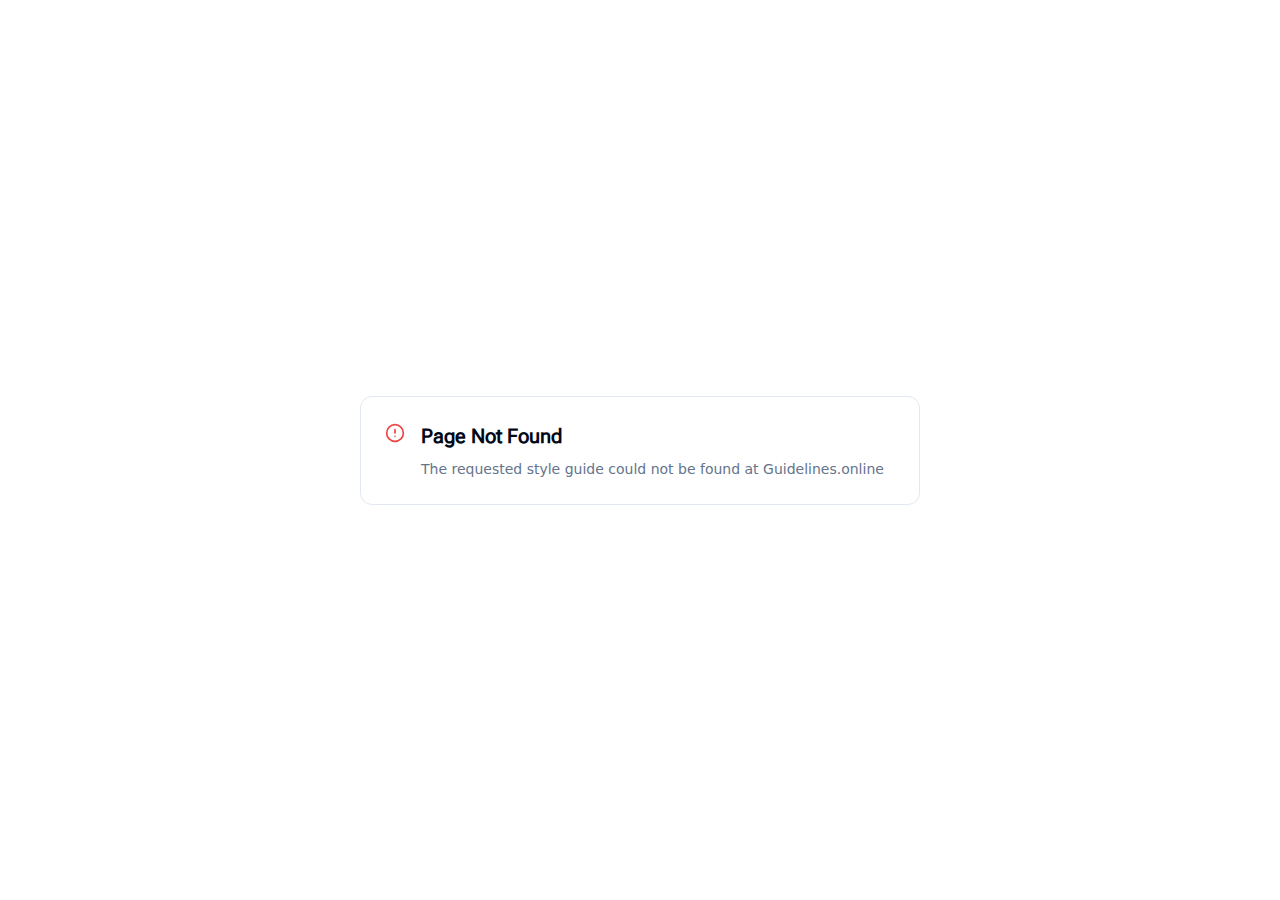
<file: app.guidelines.online/index.html>
<!DOCTYPE html>
<html lang="en">
  <head>
    <style data-vite-theme="" data-inject-first="">:root {
      --background: 0 0% 100%;
--foreground: 20 14.3% 4.1%;
--muted: 60 4.8% 95.9%;
--muted-foreground: 25 5.3% 44.7%;
--popover: 0 0% 100%;
--popover-foreground: 20 14.3% 4.1%;
--card: 0 0% 100%;
--card-foreground: 20 14.3% 4.1%;
--border: 20 5.9% 90%;
--input: 20 5.9% 90%;
--primary: 220 26% 20%;
--primary-foreground: 220 8% 97%;
--secondary: 60 4.8% 95.9%;
--secondary-foreground: 24 9.8% 10%;
--accent: 60 4.8% 95.9%;
--accent-foreground: 24 9.8% 10%;
--destructive: 0 84.2% 60.2%;
--destructive-foreground: 60 9.1% 97.8%;
--ring: 20 14.3% 4.1%;
--radius: 0.75rem;
  }
  .dark {
      --background: 240 10% 3.9%;
--foreground: 0 0% 98%;
--muted: 240 3.7% 15.9%;
--muted-foreground: 240 5% 64.9%;
--popover: 240 10% 3.9%;
--popover-foreground: 0 0% 98%;
--card: 240 10% 3.9%;
--card-foreground: 0 0% 98%;
--border: 240 3.7% 15.9%;
--input: 240 3.7% 15.9%;
--primary: 220 26% 20%;
--primary-foreground: 220 8% 97%;
--secondary: 240 3.7% 15.9%;
--secondary-foreground: 0 0% 98%;
--accent: 240 3.7% 15.9%;
--accent-foreground: 0 0% 98%;
--destructive: 0 62.8% 30.6%;
--destructive-foreground: 0 0% 98%;
--ring: 240 4.9% 83.9%;
--radius: 0.75rem;
  }</style>

    <meta charset="UTF-8" />
    <meta name="viewport" content="width=device-width, initial-scale=1.0" />
    <title>Guidelines.online</title>
    <link rel="icon" type="image/png" href="assets/fav1-C1GPXoV-.png" media="(prefers-color-scheme: light)" />
    <link rel="icon" type="image/png" href="assets/fav2-BxPbxFEw.png" media="(prefers-color-scheme: dark)" />
    <script type="module" crossorigin src="assets/index-BwZad1B7.js"></script>
    <link rel="stylesheet" crossorigin href="assets/index-DohPsyN0.css">
  </head>
  <body>
    <div id="root"></div>
  </body>
</html>
</file>
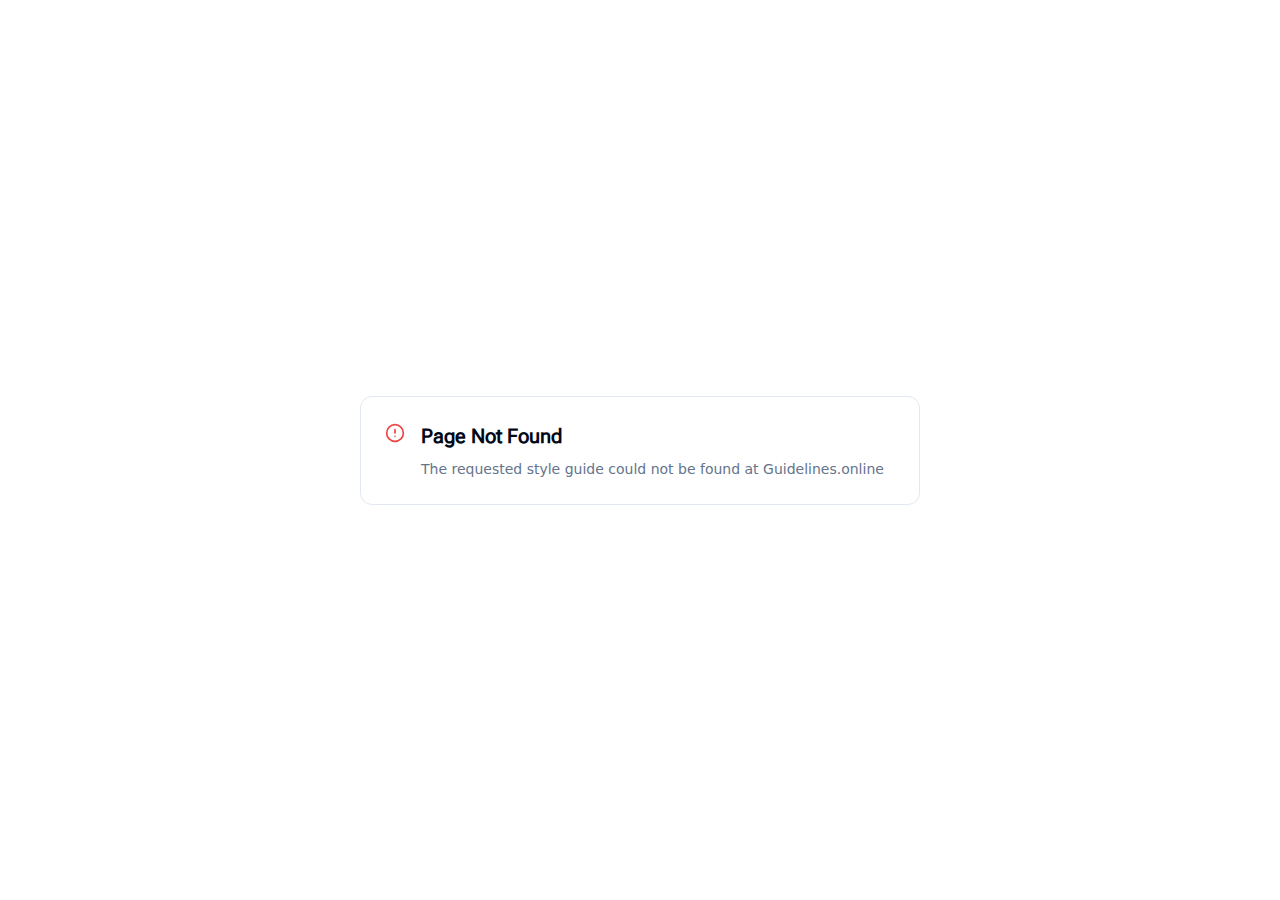
<file: guidelines.online/ae.html>
<!DOCTYPE html>
<html lang="en">
  <head>
    <style data-vite-theme="" data-inject-first="">:root {
      --background: 0 0% 100%;
--foreground: 20 14.3% 4.1%;
--muted: 60 4.8% 95.9%;
--muted-foreground: 25 5.3% 44.7%;
--popover: 0 0% 100%;
--popover-foreground: 20 14.3% 4.1%;
--card: 0 0% 100%;
--card-foreground: 20 14.3% 4.1%;
--border: 20 5.9% 90%;
--input: 20 5.9% 90%;
--primary: 220 26% 20%;
--primary-foreground: 220 8% 97%;
--secondary: 60 4.8% 95.9%;
--secondary-foreground: 24 9.8% 10%;
--accent: 60 4.8% 95.9%;
--accent-foreground: 24 9.8% 10%;
--destructive: 0 84.2% 60.2%;
--destructive-foreground: 60 9.1% 97.8%;
--ring: 20 14.3% 4.1%;
--radius: 0.75rem;
  }
  .dark {
      --background: 240 10% 3.9%;
--foreground: 0 0% 98%;
--muted: 240 3.7% 15.9%;
--muted-foreground: 240 5% 64.9%;
--popover: 240 10% 3.9%;
--popover-foreground: 0 0% 98%;
--card: 240 10% 3.9%;
--card-foreground: 0 0% 98%;
--border: 240 3.7% 15.9%;
--input: 240 3.7% 15.9%;
--primary: 220 26% 20%;
--primary-foreground: 220 8% 97%;
--secondary: 240 3.7% 15.9%;
--secondary-foreground: 0 0% 98%;
--accent: 240 3.7% 15.9%;
--accent-foreground: 0 0% 98%;
--destructive: 0 62.8% 30.6%;
--destructive-foreground: 0 0% 98%;
--ring: 240 4.9% 83.9%;
--radius: 0.75rem;
  }</style>

    <meta charset="UTF-8" />
    <meta name="viewport" content="width=device-width, initial-scale=1.0" />
    <title>A&E Brand Guidelines | Guidelines.online</title>
    <meta name="description" content="Explore A&E's brand guidelines showcasing logo usage, color palette, typography, and visual identity standards. Created with Guidelines.online's free brand guide creator.">
    <meta name="keywords" content="A&E brand guidelines, brand style guide example, logo usage, color palette, typography guidelines">

    <!-- Open Graph -->
    <meta property="og:type" content="website">
    <meta property="og:title" content="A&E Brand Guidelines | Guidelines.online">
    <meta property="og:description" content="Explore A&E's brand guidelines showcasing logo usage, color palette, typography, and visual identity standards.">
    <meta property="og:url" content="https://www.guidelines.online/ae">
    <meta property="og:site_name" content="Guidelines.online">

    <!-- Twitter -->
    <meta name="twitter:card" content="summary_large_image">
    <meta name="twitter:title" content="A&E Brand Guidelines | Guidelines.online">
    <meta name="twitter:description" content="Explore A&E's brand guidelines showcasing logo usage, color palette, typography, and visual identity standards.">

    <!-- Canonical -->
    <link rel="canonical" href="https://www.guidelines.online/ae">

    <!-- Schema.org -->
    <script type="application/ld+json">
    {
        "@context": "https://schema.org",
        "@type": "WebPage",
        "name": "A&E Brand Guidelines",
        "description": "A&E's brand guidelines showcasing logo usage, color palette, typography, and visual identity standards.",
        "url": "https://www.guidelines.online/ae",
        "isPartOf": {
            "@type": "WebSite",
            "name": "Guidelines.online",
            "url": "https://www.guidelines.online"
        },
        "about": {
            "@type": "Brand",
            "name": "A&E"
        }
    }
    </script>

    <link rel="icon" type="image/png" href="assets/fav1-C1GPXoV-.png" media="(prefers-color-scheme: light)" />
    <link rel="icon" type="image/png" href="assets/fav2-BxPbxFEw.png" media="(prefers-color-scheme: dark)" />
    <script type="module" crossorigin src="assets/index-BwZad1B7.js"></script>
    <link rel="stylesheet" crossorigin href="assets/index-DohPsyN0.css">
  </head>
  <body>
    <div id="root"></div>
  </body>
</html>
</file>
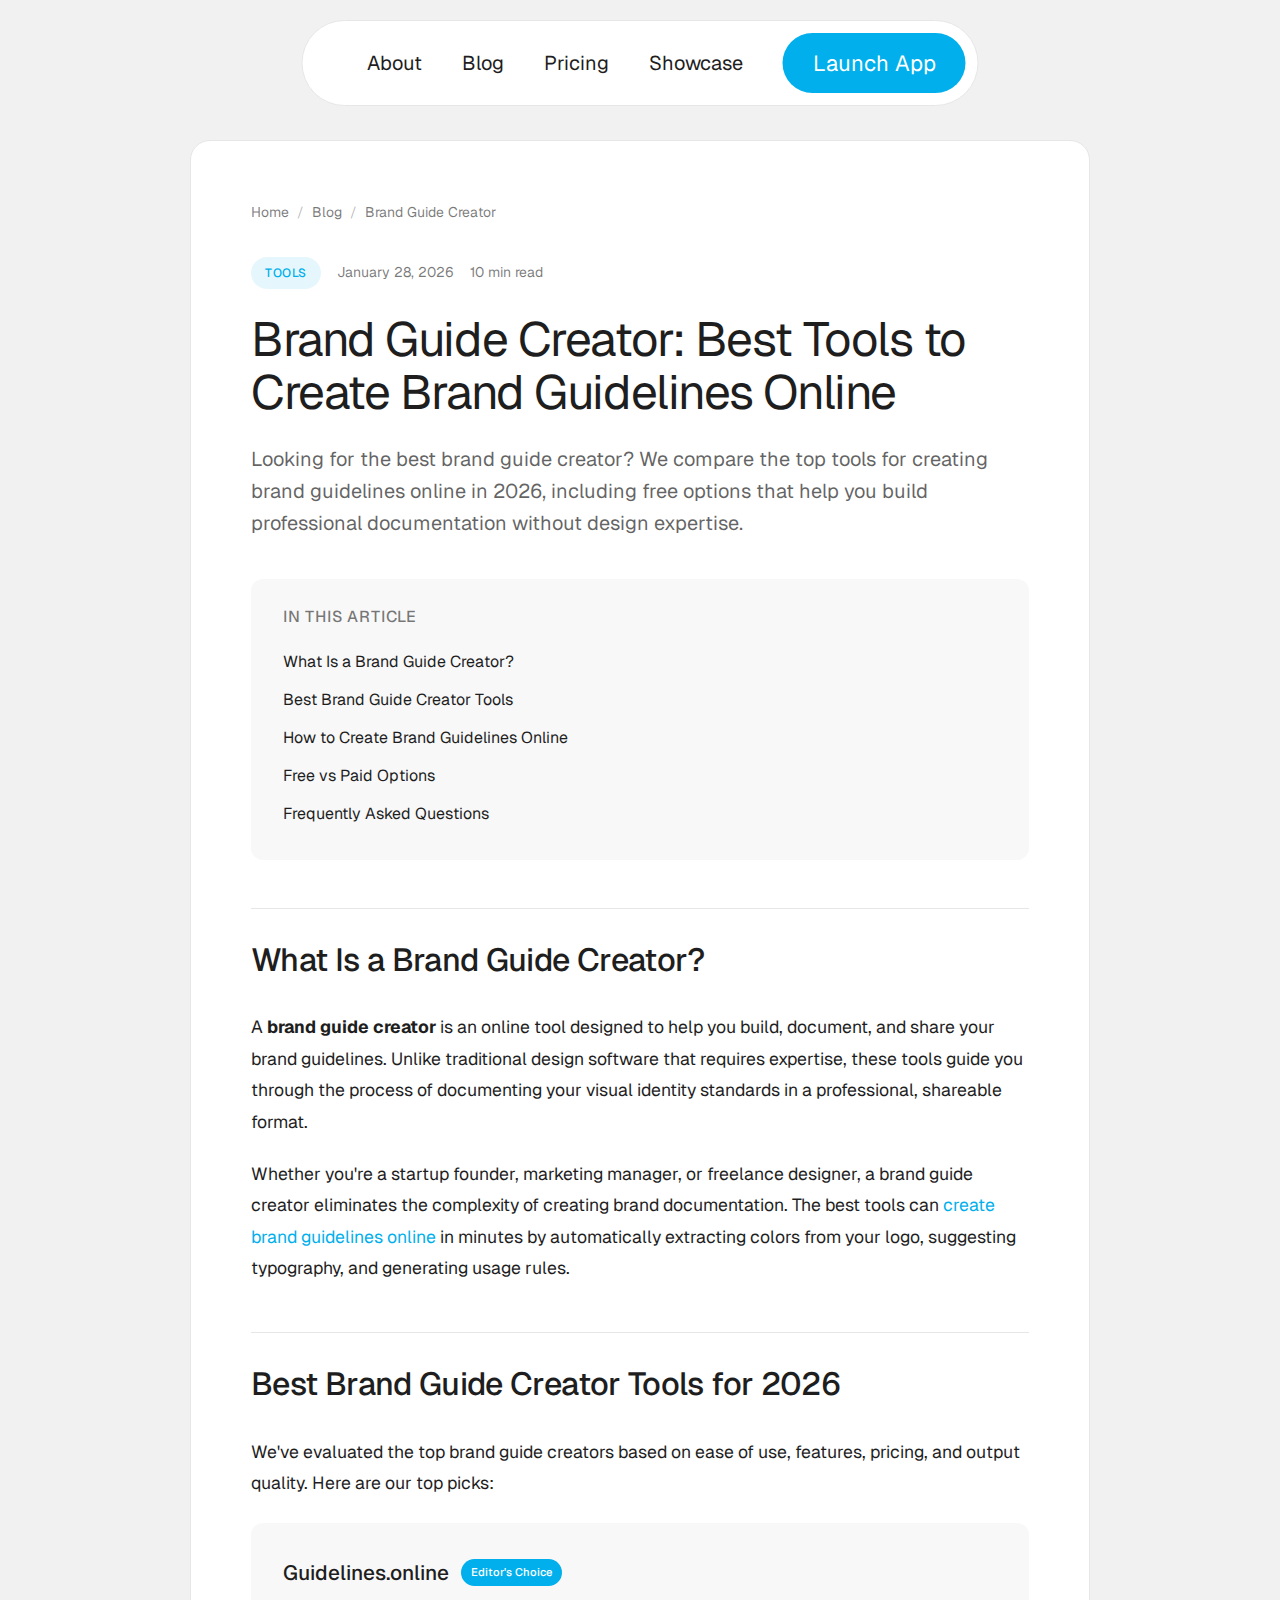
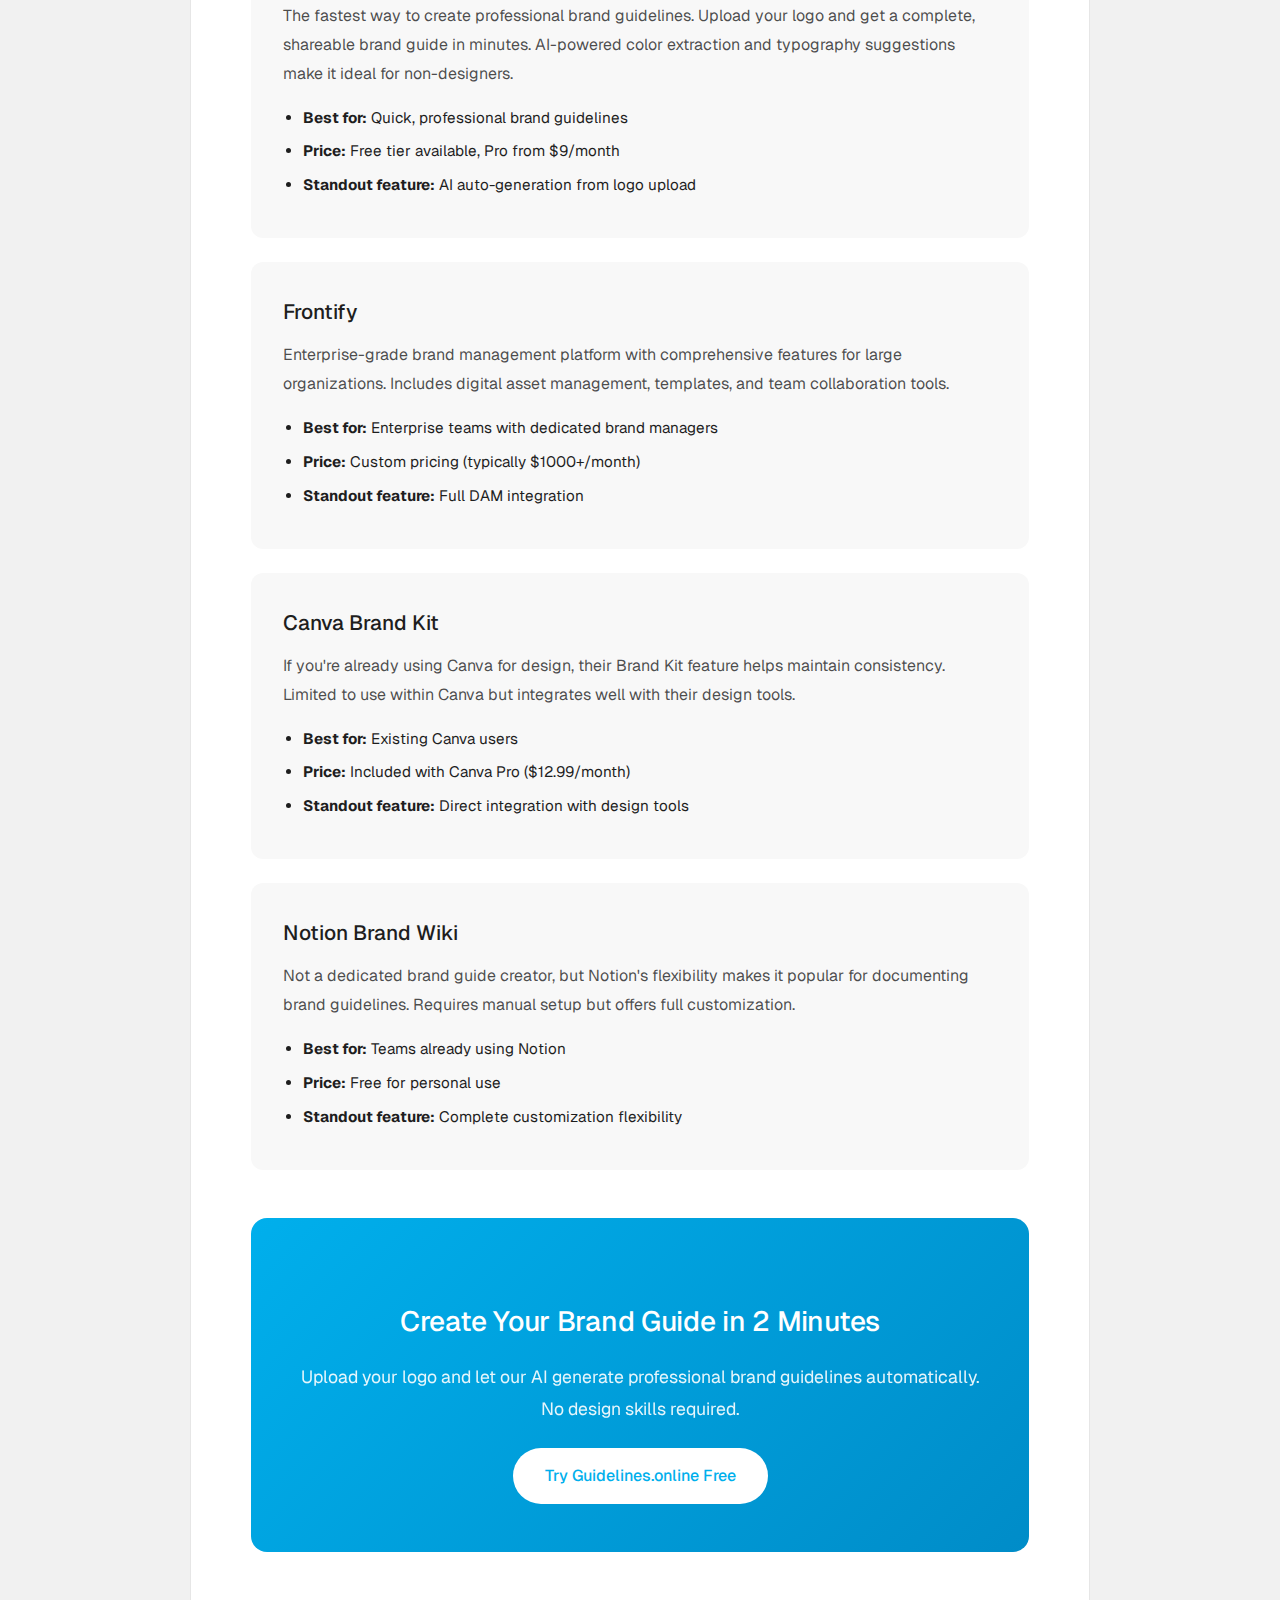
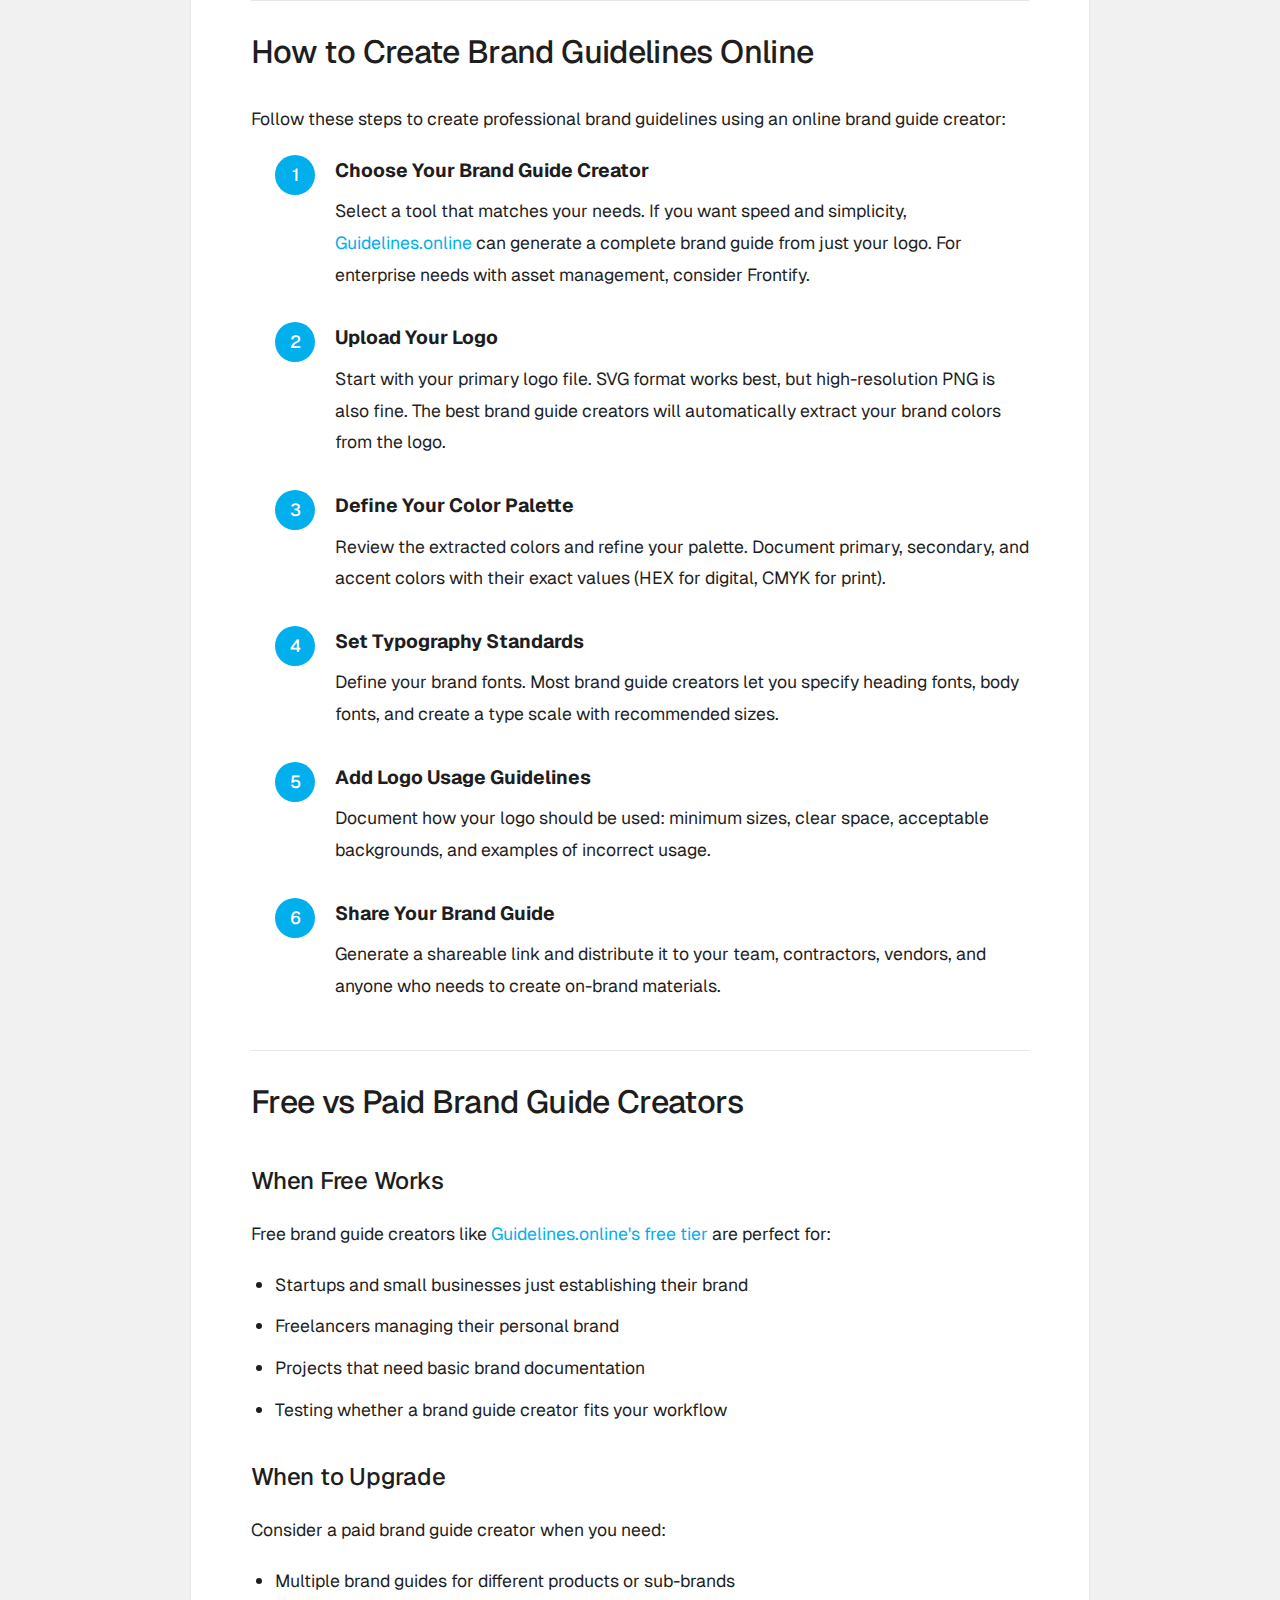
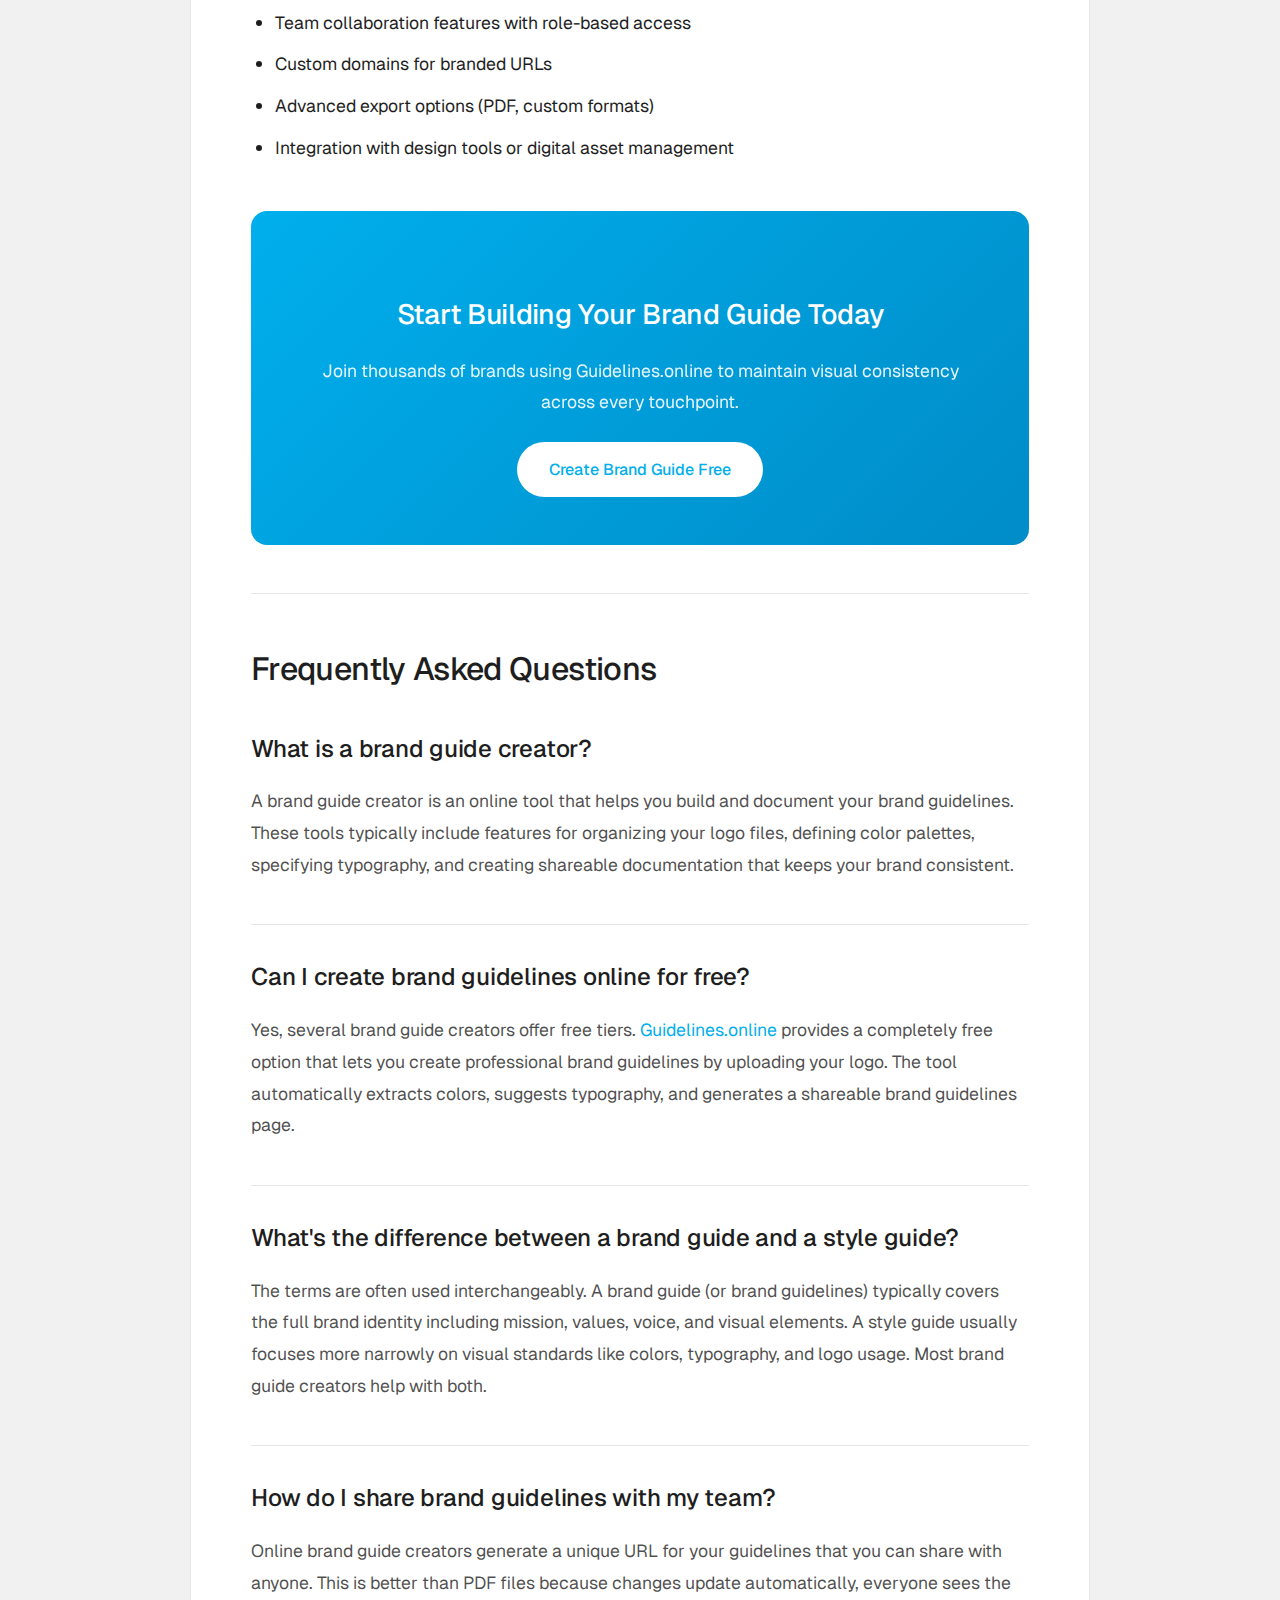
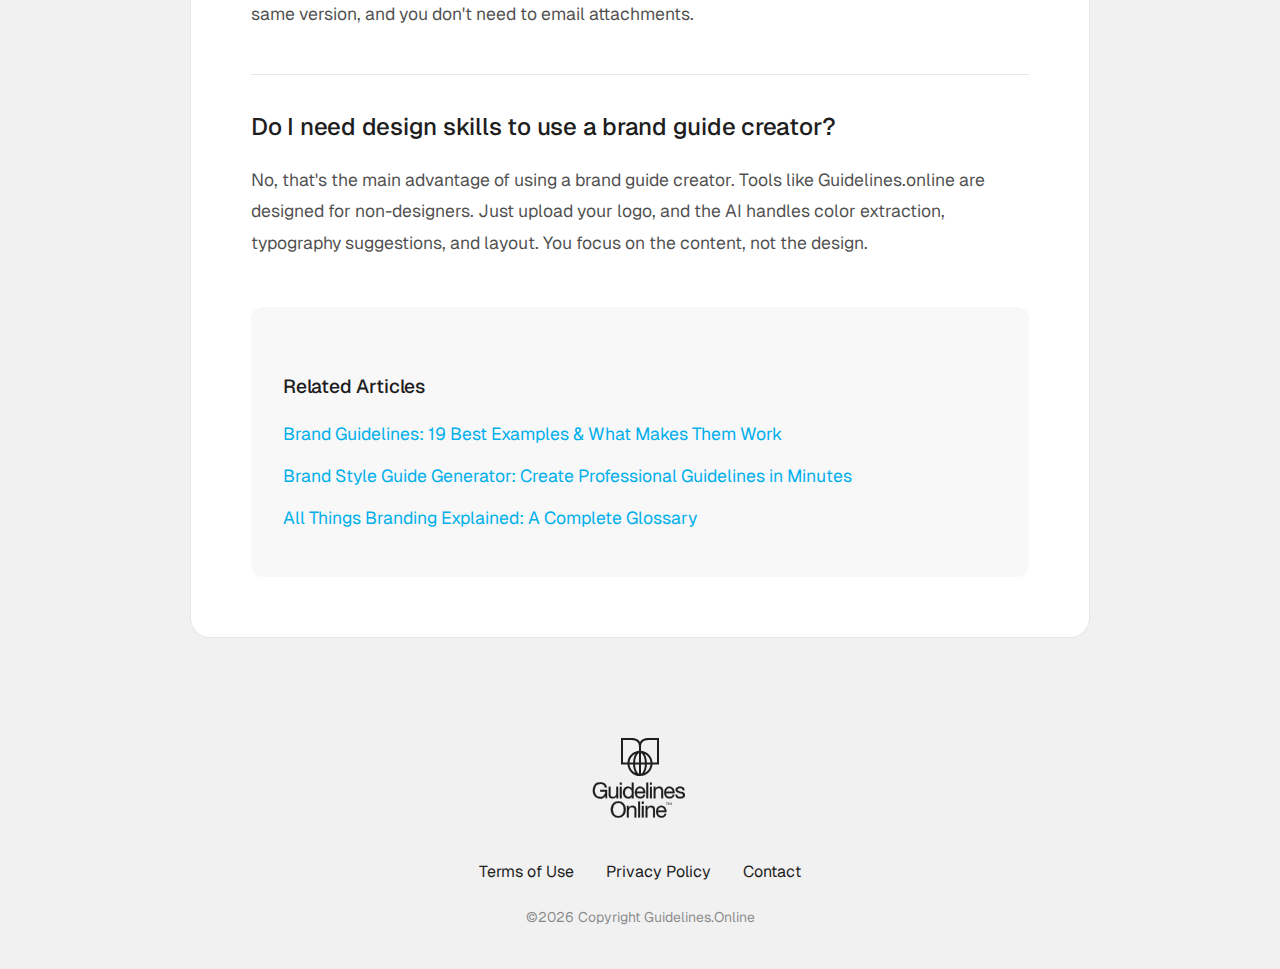
<file: guidelines.online/blog/brand-guide-creator.html>
<!doctype html>
<html lang="en" dir="ltr">
<head>
    <meta charset="utf-8">
    <meta name="viewport" content="width=device-width, initial-scale=1">
    <title>Brand Guide Creator: Best Tools to Create Brand Guidelines Online (2026) | Guidelines.online</title>
    <meta name="description" content="Compare the best brand guide creator tools for 2026. Learn how to create brand guidelines online for free, with step-by-step instructions and tool comparisons.">
    <meta name="keywords" content="brand guide creator, create brand guidelines online, brand guidelines creator, brand guideline generator, create brand book online, online brand guidelines tool">
    <meta name="author" content="Guidelines.online">

    <!-- Favicon -->
    <link href="/framerusercontent.com/images/INI000emkqVqonNDvwgcop2Bpo8.png" rel="icon" media="(prefers-color-scheme: light)">
    <link href="/framerusercontent.com/images/oGOv7nq5cWV1H2aseI86HV5bTrc.png" rel="icon" media="(prefers-color-scheme: dark)">
    <link rel="apple-touch-icon" href="/framerusercontent.com/images/VXRHtzKgZ0aJz9utqmH6xSRG17I.png">

    <!-- Open Graph -->
    <meta property="og:type" content="article">
    <meta property="og:title" content="Brand Guide Creator: Best Tools to Create Brand Guidelines Online (2026)">
    <meta property="og:description" content="Compare the best brand guide creator tools for 2026. Learn how to create brand guidelines online for free.">
    <meta property="og:url" content="https://www.guidelines.online/blog/brand-guide-creator">
    <meta property="og:site_name" content="Guidelines.online">
    <meta property="article:published_time" content="2026-01-28T00:00:00Z">
    <meta property="article:modified_time" content="2026-01-28T00:00:00Z">
    <meta property="article:section" content="Tools">
    <meta property="article:tag" content="brand guide creator">
    <meta property="article:tag" content="brand guidelines">
    <meta property="article:tag" content="online tools">

    <!-- Twitter -->
    <meta name="twitter:card" content="summary_large_image">
    <meta name="twitter:title" content="Brand Guide Creator: Best Tools to Create Brand Guidelines Online (2026)">
    <meta name="twitter:description" content="Compare the best brand guide creator tools for 2026. Learn how to create brand guidelines online for free.">

    <!-- Canonical -->
    <link rel="canonical" href="https://www.guidelines.online/blog/brand-guide-creator">

    <!-- Schema.org Article Markup -->
    <script type="application/ld+json">
    {
        "@context": "https://schema.org",
        "@type": "Article",
        "mainEntityOfPage": {
            "@type": "WebPage",
            "@id": "https://www.guidelines.online/blog/brand-guide-creator"
        },
        "headline": "Brand Guide Creator: Best Tools to Create Brand Guidelines Online (2026)",
        "description": "Compare the best brand guide creator tools for 2026. Learn how to create brand guidelines online for free, with step-by-step instructions and tool comparisons.",
        "datePublished": "2026-01-28T00:00:00Z",
        "dateModified": "2026-01-28T00:00:00Z",
        "author": {
            "@type": "Organization",
            "name": "Guidelines.online",
            "url": "https://www.guidelines.online"
        },
        "publisher": {
            "@type": "Organization",
            "name": "Guidelines.online",
            "url": "https://www.guidelines.online",
            "logo": {
                "@type": "ImageObject",
                "url": "https://www.guidelines.online/framerusercontent.com/images/CLSoe4YF8B6FgXmFjLcXJPxNSf0.svg"
            }
        },
        "articleSection": "Tools",
        "keywords": ["brand guide creator", "create brand guidelines online", "brand guidelines tool", "online brand guide"],
        "wordCount": 2200,
        "inLanguage": "en-US"
    }
    </script>

    <!-- BreadcrumbList Schema -->
    <script type="application/ld+json">
    {
        "@context": "https://schema.org",
        "@type": "BreadcrumbList",
        "itemListElement": [
            {
                "@type": "ListItem",
                "position": 1,
                "name": "Home",
                "item": "https://www.guidelines.online"
            },
            {
                "@type": "ListItem",
                "position": 2,
                "name": "Blog",
                "item": "https://www.guidelines.online/blog/"
            },
            {
                "@type": "ListItem",
                "position": 3,
                "name": "Brand Guide Creator",
                "item": "https://www.guidelines.online/blog/brand-guide-creator"
            }
        ]
    }
    </script>

    <!-- FAQ Schema -->
    <script type="application/ld+json">
    {
        "@context": "https://schema.org",
        "@type": "FAQPage",
        "mainEntity": [
            {
                "@type": "Question",
                "name": "What is a brand guide creator?",
                "acceptedAnswer": {
                    "@type": "Answer",
                    "text": "A brand guide creator is an online tool that helps you build and document your brand guidelines. These tools typically include features for organizing your logo files, defining color palettes, specifying typography, and creating shareable documentation that keeps your brand consistent."
                }
            },
            {
                "@type": "Question",
                "name": "Can I create brand guidelines online for free?",
                "acceptedAnswer": {
                    "@type": "Answer",
                    "text": "Yes, several brand guide creators offer free tiers. Guidelines.online provides a completely free option that lets you create professional brand guidelines by uploading your logo. The tool automatically extracts colors, suggests typography, and generates a shareable brand guidelines page."
                }
            },
            {
                "@type": "Question",
                "name": "What's the difference between a brand guide and a style guide?",
                "acceptedAnswer": {
                    "@type": "Answer",
                    "text": "The terms are often used interchangeably. A brand guide (or brand guidelines) typically covers the full brand identity including mission, values, voice, and visual elements. A style guide usually focuses more narrowly on visual standards like colors, typography, and logo usage. Most brand guide creators help with both."
                }
            },
            {
                "@type": "Question",
                "name": "How do I share brand guidelines with my team?",
                "acceptedAnswer": {
                    "@type": "Answer",
                    "text": "Online brand guide creators generate a unique URL for your guidelines that you can share with anyone. This is better than PDF files because changes update automatically, everyone sees the same version, and you don't need to email attachments."
                }
            }
        ]
    }
    </script>

    <!-- HowTo Schema -->
    <script type="application/ld+json">
    {
        "@context": "https://schema.org",
        "@type": "HowTo",
        "name": "How to Create Brand Guidelines Online",
        "description": "Step-by-step guide to creating professional brand guidelines using an online brand guide creator",
        "step": [
            {
                "@type": "HowToStep",
                "name": "Choose a Brand Guide Creator",
                "text": "Select an online brand guide creator that fits your needs. Consider whether you need free or paid features, team collaboration, or specific export options."
            },
            {
                "@type": "HowToStep",
                "name": "Upload Your Logo",
                "text": "Upload your logo file in SVG or high-resolution PNG format. Good brand guide creators will automatically extract your brand colors from the logo."
            },
            {
                "@type": "HowToStep",
                "name": "Define Your Color Palette",
                "text": "Review the extracted colors and add any additional brand colors. Make sure you have HEX codes for digital use and CMYK values for print."
            },
            {
                "@type": "HowToStep",
                "name": "Set Typography Standards",
                "text": "Choose your brand fonts for headings and body text. Define a type scale with specific sizes for different use cases."
            },
            {
                "@type": "HowToStep",
                "name": "Add Usage Guidelines",
                "text": "Document how your logo should and shouldn't be used. Include clear space requirements, minimum sizes, and incorrect usage examples."
            },
            {
                "@type": "HowToStep",
                "name": "Share Your Brand Guide",
                "text": "Generate a shareable URL and distribute your brand guidelines to team members, contractors, and partners."
            }
        ]
    }
    </script>

    <style>
        *, *::before, *::after {
            box-sizing: border-box;
            margin: 0;
            padding: 0;
        }

        html {
            font-size: 16px;
            -webkit-font-smoothing: antialiased;
            -moz-osx-font-smoothing: grayscale;
        }

        body {
            font-family: 'Geist', 'Inter', -apple-system, BlinkMacSystemFont, 'Segoe UI', sans-serif;
            background-color: #f1f1f1;
            color: #1e1e1e;
            line-height: 1.7;
            min-height: 100vh;
        }

        @font-face {
            font-family: 'Geist';
            font-style: normal;
            font-weight: 400;
            font-display: swap;
            src: url(/fonts.gstatic.com/s/geist/v4/gyByhwUxId8gMEwcGFU.woff2) format('woff2');
        }
        @font-face {
            font-family: 'Geist';
            font-style: normal;
            font-weight: 500;
            font-display: swap;
            src: url(/fonts.gstatic.com/s/geist/v4/gyByhwUxId8gMEwcGFU.woff2) format('woff2');
        }
        @font-face {
            font-family: 'Geist';
            font-style: normal;
            font-weight: 700;
            font-display: swap;
            src: url(/fonts.gstatic.com/s/geist/v4/gyByhwUxId8gMEwcGFU.woff2) format('woff2');
        }

        a {
            color: rgb(0, 175, 236);
            text-decoration: none;
        }

        a:hover {
            text-decoration: underline;
        }

        img {
            max-width: 100%;
            height: auto;
        }

        .navbar-wrapper {
            position: fixed;
            top: 20px;
            left: 50%;
            transform: translateX(-50%);
            z-index: 1000;
            width: auto;
        }

        .navbar {
            background: white;
            border: 1px solid rgb(230, 230, 230);
            border-radius: 99px;
            padding: 12px 12px 12px 24px;
            display: flex;
            align-items: center;
            gap: 40px;
        }

        .navbar-logo {
            display: flex;
            align-items: center;
        }

        .navbar-logo img {
            height: 51px;
            width: auto;
        }

        .navbar-links {
            display: flex;
            align-items: center;
            gap: 40px;
        }

        .navbar-links a {
            font-size: 20px;
            color: rgb(30, 30, 30);
            transition: opacity 0.2s;
            font-weight: 400;
        }

        .navbar-links a:hover {
            opacity: 0.7;
            text-decoration: none;
        }

        .navbar-cta {
            background: rgb(0, 175, 236);
            color: white !important;
            padding: 15px 30px;
            border-radius: 99px;
            font-size: 22px;
            font-weight: 400;
            line-height: 30px;
            transition: opacity 0.2s;
            white-space: nowrap;
        }

        .navbar-cta:hover {
            opacity: 0.9;
            text-decoration: none;
        }

        .page-content {
            padding-top: 100px;
        }

        .article-container {
            background: white;
            border: 1px solid #e6e6e6;
            border-radius: 20px;
            margin: 40px;
            padding: 60px;
            max-width: 900px;
            margin-left: auto;
            margin-right: auto;
        }

        .breadcrumb {
            display: flex;
            align-items: center;
            gap: 8px;
            font-size: 0.875rem;
            color: rgba(30, 30, 30, 0.6);
            margin-bottom: 32px;
        }

        .breadcrumb a {
            color: rgba(30, 30, 30, 0.6);
        }

        .breadcrumb a:hover {
            color: rgb(0, 175, 236);
        }

        .breadcrumb-separator {
            color: rgba(30, 30, 30, 0.3);
        }

        .article-header {
            margin-bottom: 40px;
        }

        .article-meta {
            display: flex;
            align-items: center;
            gap: 16px;
            margin-bottom: 24px;
            flex-wrap: wrap;
        }

        .article-category {
            background: rgba(0, 175, 236, 0.1);
            color: rgb(0, 175, 236);
            padding: 6px 14px;
            border-radius: 99px;
            font-size: 0.75rem;
            font-weight: 500;
            text-transform: uppercase;
            letter-spacing: 0.05em;
        }

        .article-date {
            color: rgba(30, 30, 30, 0.6);
            font-size: 0.875rem;
        }

        .article-reading-time {
            color: rgba(30, 30, 30, 0.6);
            font-size: 0.875rem;
        }

        .article-title {
            font-size: 3rem;
            font-weight: 400;
            letter-spacing: -0.03em;
            line-height: 1.1;
            margin-bottom: 24px;
        }

        .article-excerpt {
            font-size: 1.25rem;
            color: rgba(30, 30, 30, 0.7);
            line-height: 1.6;
        }

        .article-content h2 {
            font-size: 2rem;
            font-weight: 500;
            letter-spacing: -0.02em;
            margin: 48px 0 24px;
            padding-top: 24px;
            border-top: 1px solid #e6e6e6;
        }

        .article-content h2:first-child {
            margin-top: 0;
            padding-top: 0;
            border-top: none;
        }

        .article-content h3 {
            font-size: 1.5rem;
            font-weight: 500;
            letter-spacing: -0.01em;
            margin: 32px 0 16px;
        }

        .article-content p {
            margin-bottom: 20px;
            font-size: 1.1rem;
            line-height: 1.8;
        }

        .article-content ul, .article-content ol {
            margin: 20px 0;
            padding-left: 24px;
        }

        .article-content li {
            margin-bottom: 12px;
            font-size: 1.1rem;
            line-height: 1.7;
        }

        .toc {
            background: #f8f8f8;
            border-radius: 12px;
            padding: 24px 32px;
            margin-bottom: 40px;
        }

        .toc h4 {
            font-size: 1rem;
            font-weight: 500;
            margin-bottom: 16px;
            color: rgba(30, 30, 30, 0.6);
            text-transform: uppercase;
            letter-spacing: 0.05em;
        }

        .toc ul {
            list-style: none;
            padding: 0;
            margin: 0;
        }

        .toc li {
            margin-bottom: 8px;
        }

        .toc a {
            color: #1e1e1e;
            font-size: 1rem;
        }

        .cta-box {
            background: linear-gradient(135deg, rgb(0, 175, 236), rgb(0, 140, 200));
            border-radius: 16px;
            padding: 48px;
            text-align: center;
            margin: 48px 0;
        }

        .cta-box h3 {
            color: white;
            font-size: 1.75rem;
            margin-bottom: 16px;
            font-weight: 500;
        }

        .cta-box p {
            font-size: 1.1rem;
            opacity: 0.9;
            margin-bottom: 24px;
            color: white;
        }

        .cta-button {
            display: inline-block;
            background: white;
            color: rgb(0, 175, 236);
            padding: 14px 32px;
            border-radius: 99px;
            font-weight: 500;
            font-size: 1rem;
            transition: transform 0.2s, box-shadow 0.2s;
        }

        .cta-button:hover {
            transform: translateY(-2px);
            box-shadow: 0 8px 24px rgba(0, 0, 0, 0.2);
            text-decoration: none;
        }

        .tool-card {
            background: #f8f8f8;
            border-radius: 12px;
            padding: 32px;
            margin: 24px 0;
        }

        .tool-card h4 {
            font-size: 1.3rem;
            font-weight: 500;
            margin-bottom: 12px;
            display: flex;
            align-items: center;
            gap: 12px;
        }

        .tool-card .badge {
            background: rgb(0, 175, 236);
            color: white;
            font-size: 0.7rem;
            padding: 4px 10px;
            border-radius: 99px;
            font-weight: 500;
        }

        .tool-card p {
            font-size: 1rem;
            color: rgba(30, 30, 30, 0.8);
            margin-bottom: 16px;
        }

        .tool-card ul {
            margin: 0;
            padding-left: 20px;
        }

        .tool-card li {
            font-size: 0.95rem;
            margin-bottom: 8px;
        }

        .steps-list {
            counter-reset: steps;
            list-style: none;
            padding: 0;
        }

        .steps-list li {
            counter-increment: steps;
            position: relative;
            padding-left: 60px;
            margin-bottom: 32px;
        }

        .steps-list li::before {
            content: counter(steps);
            position: absolute;
            left: 0;
            top: 0;
            width: 40px;
            height: 40px;
            background: rgb(0, 175, 236);
            color: white;
            border-radius: 50%;
            display: flex;
            align-items: center;
            justify-content: center;
            font-weight: 500;
            font-size: 1.1rem;
        }

        .steps-list strong {
            display: block;
            font-size: 1.2rem;
            margin-bottom: 8px;
        }

        .faq-section {
            margin-top: 48px;
            padding-top: 48px;
            border-top: 1px solid #e6e6e6;
        }

        .faq-item {
            margin-bottom: 24px;
            padding-bottom: 24px;
            border-bottom: 1px solid #e6e6e6;
        }

        .faq-item:last-child {
            border-bottom: none;
            margin-bottom: 0;
            padding-bottom: 0;
        }

        .faq-question {
            font-size: 1.2rem;
            font-weight: 500;
            margin-bottom: 12px;
            color: #1e1e1e;
        }

        .faq-answer {
            color: rgba(30, 30, 30, 0.8);
            font-size: 1rem;
            line-height: 1.7;
        }

        .related-articles {
            background: #f8f8f8;
            border-radius: 12px;
            padding: 32px;
            margin-top: 48px;
        }

        .related-articles h3 {
            font-size: 1.2rem;
            font-weight: 500;
            margin-bottom: 16px;
        }

        .related-articles ul {
            list-style: none;
            padding: 0;
            margin: 0;
        }

        .related-articles li {
            margin-bottom: 12px;
        }

        .related-articles a {
            display: flex;
            align-items: center;
            gap: 8px;
        }

        .footer {
            padding: 60px 40px 40px;
            text-align: center;
        }

        .footer-logo {
            display: inline-block;
            margin-bottom: 32px;
        }

        .footer-logo img {
            height: 80px;
            width: auto;
        }

        .footer-links {
            display: flex;
            justify-content: center;
            gap: 32px;
            margin-bottom: 20px;
        }

        .footer-links a {
            color: rgb(30, 30, 30);
            font-size: 16px;
            transition: opacity 0.2s;
        }

        .footer-links a:hover {
            opacity: 0.7;
            text-decoration: none;
        }

        .footer-copyright {
            color: rgba(30, 30, 30, 0.5);
            font-size: 14px;
        }

        @media (max-width: 1100px) {
            .navbar-wrapper {
                width: calc(100% - 40px);
                left: 20px;
                transform: none;
            }

            .navbar {
                width: 100%;
                justify-content: space-between;
            }
        }

        @media (max-width: 900px) {
            .navbar-links {
                display: none;
            }

            .navbar {
                padding: 12px 12px 12px 20px;
            }

            .article-container {
                margin: 20px;
                padding: 32px 24px;
            }

            .article-title {
                font-size: 2rem;
            }

            .cta-box {
                padding: 32px 24px;
            }

            .footer {
                padding: 40px 20px;
            }
        }
    </style>
</head>
<body>
    <div class="navbar-wrapper">
        <nav class="navbar">
            <a href="/" class="navbar-logo">
                <img src="/framerusercontent.com/images/CLSoe4YF8B6FgXmFjLcXJPxNSf0.svg" alt="Guidelines.online">
            </a>
            <div class="navbar-links">
                <a href="/#about">About</a>
                <a href="/blog/">Blog</a>
                <a href="/#pricing">Pricing</a>
                <a href="/#showcase">Showcase</a>
            </div>
            <a href="https://app.guidelines.online/" class="navbar-cta" target="_blank" rel="noopener">Launch App</a>
        </nav>
    </div>

    <div class="page-content">
    <article class="article-container" itemscope itemtype="https://schema.org/Article">
        <nav class="breadcrumb" aria-label="Breadcrumb">
            <a href="/">Home</a>
            <span class="breadcrumb-separator">/</span>
            <a href="/blog/">Blog</a>
            <span class="breadcrumb-separator">/</span>
            <span>Brand Guide Creator</span>
        </nav>

        <header class="article-header">
            <div class="article-meta">
                <span class="article-category">Tools</span>
                <time class="article-date" datetime="2026-01-28" itemprop="datePublished">January 28, 2026</time>
                <span class="article-reading-time">10 min read</span>
            </div>

            <h1 class="article-title" itemprop="headline">Brand Guide Creator: Best Tools to Create Brand Guidelines Online</h1>

            <p class="article-excerpt" itemprop="description">
                Looking for the best brand guide creator? We compare the top tools for creating brand guidelines online in 2026, including free options that help you build professional documentation without design expertise.
            </p>
        </header>

        <div class="article-content" itemprop="articleBody">
            <nav class="toc">
                <h4>In This Article</h4>
                <ul>
                    <li><a href="#what-is-brand-guide-creator">What Is a Brand Guide Creator?</a></li>
                    <li><a href="#best-tools">Best Brand Guide Creator Tools</a></li>
                    <li><a href="#how-to-create">How to Create Brand Guidelines Online</a></li>
                    <li><a href="#free-vs-paid">Free vs Paid Options</a></li>
                    <li><a href="#faq">Frequently Asked Questions</a></li>
                </ul>
            </nav>

            <h2 id="what-is-brand-guide-creator">What Is a Brand Guide Creator?</h2>

            <p>A <strong>brand guide creator</strong> is an online tool designed to help you build, document, and share your brand guidelines. Unlike traditional design software that requires expertise, these tools guide you through the process of documenting your visual identity standards in a professional, shareable format.</p>

            <p>Whether you're a startup founder, marketing manager, or freelance designer, a brand guide creator eliminates the complexity of creating brand documentation. The best tools can <a href="/">create brand guidelines online</a> in minutes by automatically extracting colors from your logo, suggesting typography, and generating usage rules.</p>

            <h2 id="best-tools">Best Brand Guide Creator Tools for 2026</h2>

            <p>We've evaluated the top brand guide creators based on ease of use, features, pricing, and output quality. Here are our top picks:</p>

            <div class="tool-card">
                <h4>Guidelines.online <span class="badge">Editor's Choice</span></h4>
                <p>The fastest way to create professional brand guidelines. Upload your logo and get a complete, shareable brand guide in minutes. AI-powered color extraction and typography suggestions make it ideal for non-designers.</p>
                <ul>
                    <li><strong>Best for:</strong> Quick, professional brand guidelines</li>
                    <li><strong>Price:</strong> Free tier available, Pro from $9/month</li>
                    <li><strong>Standout feature:</strong> AI auto-generation from logo upload</li>
                </ul>
            </div>

            <div class="tool-card">
                <h4>Frontify</h4>
                <p>Enterprise-grade brand management platform with comprehensive features for large organizations. Includes digital asset management, templates, and team collaboration tools.</p>
                <ul>
                    <li><strong>Best for:</strong> Enterprise teams with dedicated brand managers</li>
                    <li><strong>Price:</strong> Custom pricing (typically $1000+/month)</li>
                    <li><strong>Standout feature:</strong> Full DAM integration</li>
                </ul>
            </div>

            <div class="tool-card">
                <h4>Canva Brand Kit</h4>
                <p>If you're already using Canva for design, their Brand Kit feature helps maintain consistency. Limited to use within Canva but integrates well with their design tools.</p>
                <ul>
                    <li><strong>Best for:</strong> Existing Canva users</li>
                    <li><strong>Price:</strong> Included with Canva Pro ($12.99/month)</li>
                    <li><strong>Standout feature:</strong> Direct integration with design tools</li>
                </ul>
            </div>

            <div class="tool-card">
                <h4>Notion Brand Wiki</h4>
                <p>Not a dedicated brand guide creator, but Notion's flexibility makes it popular for documenting brand guidelines. Requires manual setup but offers full customization.</p>
                <ul>
                    <li><strong>Best for:</strong> Teams already using Notion</li>
                    <li><strong>Price:</strong> Free for personal use</li>
                    <li><strong>Standout feature:</strong> Complete customization flexibility</li>
                </ul>
            </div>

            <div class="cta-box">
                <h3>Create Your Brand Guide in 2 Minutes</h3>
                <p>Upload your logo and let our AI generate professional brand guidelines automatically. No design skills required.</p>
                <a href="https://app.guidelines.online/" class="cta-button" target="_blank" rel="noopener">Try Guidelines.online Free</a>
            </div>

            <h2 id="how-to-create">How to Create Brand Guidelines Online</h2>

            <p>Follow these steps to create professional brand guidelines using an online brand guide creator:</p>

            <ol class="steps-list">
                <li>
                    <strong>Choose Your Brand Guide Creator</strong>
                    <p>Select a tool that matches your needs. If you want speed and simplicity, <a href="/">Guidelines.online</a> can generate a complete brand guide from just your logo. For enterprise needs with asset management, consider Frontify.</p>
                </li>
                <li>
                    <strong>Upload Your Logo</strong>
                    <p>Start with your primary logo file. SVG format works best, but high-resolution PNG is also fine. The best brand guide creators will automatically extract your brand colors from the logo.</p>
                </li>
                <li>
                    <strong>Define Your Color Palette</strong>
                    <p>Review the extracted colors and refine your palette. Document primary, secondary, and accent colors with their exact values (HEX for digital, CMYK for print).</p>
                </li>
                <li>
                    <strong>Set Typography Standards</strong>
                    <p>Define your brand fonts. Most brand guide creators let you specify heading fonts, body fonts, and create a type scale with recommended sizes.</p>
                </li>
                <li>
                    <strong>Add Logo Usage Guidelines</strong>
                    <p>Document how your logo should be used: minimum sizes, clear space, acceptable backgrounds, and examples of incorrect usage.</p>
                </li>
                <li>
                    <strong>Share Your Brand Guide</strong>
                    <p>Generate a shareable link and distribute it to your team, contractors, vendors, and anyone who needs to create on-brand materials.</p>
                </li>
            </ol>

            <h2 id="free-vs-paid">Free vs Paid Brand Guide Creators</h2>

            <h3>When Free Works</h3>
            <p>Free brand guide creators like <a href="/">Guidelines.online's free tier</a> are perfect for:</p>
            <ul>
                <li>Startups and small businesses just establishing their brand</li>
                <li>Freelancers managing their personal brand</li>
                <li>Projects that need basic brand documentation</li>
                <li>Testing whether a brand guide creator fits your workflow</li>
            </ul>

            <h3>When to Upgrade</h3>
            <p>Consider a paid brand guide creator when you need:</p>
            <ul>
                <li>Multiple brand guides for different products or sub-brands</li>
                <li>Team collaboration features with role-based access</li>
                <li>Custom domains for branded URLs</li>
                <li>Advanced export options (PDF, custom formats)</li>
                <li>Integration with design tools or digital asset management</li>
            </ul>

            <div class="cta-box">
                <h3>Start Building Your Brand Guide Today</h3>
                <p>Join thousands of brands using Guidelines.online to maintain visual consistency across every touchpoint.</p>
                <a href="https://app.guidelines.online/" class="cta-button" target="_blank" rel="noopener">Create Brand Guide Free</a>
            </div>

            <section class="faq-section" id="faq">
                <h2>Frequently Asked Questions</h2>

                <div class="faq-item">
                    <h3 class="faq-question">What is a brand guide creator?</h3>
                    <p class="faq-answer">A brand guide creator is an online tool that helps you build and document your brand guidelines. These tools typically include features for organizing your logo files, defining color palettes, specifying typography, and creating shareable documentation that keeps your brand consistent.</p>
                </div>

                <div class="faq-item">
                    <h3 class="faq-question">Can I create brand guidelines online for free?</h3>
                    <p class="faq-answer">Yes, several brand guide creators offer free tiers. <a href="/">Guidelines.online</a> provides a completely free option that lets you create professional brand guidelines by uploading your logo. The tool automatically extracts colors, suggests typography, and generates a shareable brand guidelines page.</p>
                </div>

                <div class="faq-item">
                    <h3 class="faq-question">What's the difference between a brand guide and a style guide?</h3>
                    <p class="faq-answer">The terms are often used interchangeably. A brand guide (or brand guidelines) typically covers the full brand identity including mission, values, voice, and visual elements. A style guide usually focuses more narrowly on visual standards like colors, typography, and logo usage. Most brand guide creators help with both.</p>
                </div>

                <div class="faq-item">
                    <h3 class="faq-question">How do I share brand guidelines with my team?</h3>
                    <p class="faq-answer">Online brand guide creators generate a unique URL for your guidelines that you can share with anyone. This is better than PDF files because changes update automatically, everyone sees the same version, and you don't need to email attachments.</p>
                </div>

                <div class="faq-item">
                    <h3 class="faq-question">Do I need design skills to use a brand guide creator?</h3>
                    <p class="faq-answer">No, that's the main advantage of using a brand guide creator. Tools like Guidelines.online are designed for non-designers. Just upload your logo, and the AI handles color extraction, typography suggestions, and layout. You focus on the content, not the design.</p>
                </div>
            </section>

            <div class="related-articles">
                <h3>Related Articles</h3>
                <ul>
                    <li><a href="/blog/brand-guidelines">Brand Guidelines: 19 Best Examples & What Makes Them Work</a></li>
                    <li><a href="/blog/style-guide-generator">Brand Style Guide Generator: Create Professional Guidelines in Minutes</a></li>
                    <li><a href="/blog/branding-glossary">All Things Branding Explained: A Complete Glossary</a></li>
                </ul>
            </div>
        </div>
    </article>

    <footer class="footer">
        <a href="/" class="footer-logo">
            <img src="/framerusercontent.com/images/WBq3XHiwxHBndfcmO3vpZRHf1k.svg" alt="Guidelines Online">
        </a>
        <div class="footer-links">
            <a href="/terms">Terms of Use</a>
            <a href="/privacy">Privacy Policy</a>
            <a href="/contact">Contact</a>
        </div>
        <p class="footer-copyright">&copy;2026 Copyright Guidelines.Online</p>
    </footer>
    </div>
</body>
</html>
</file>
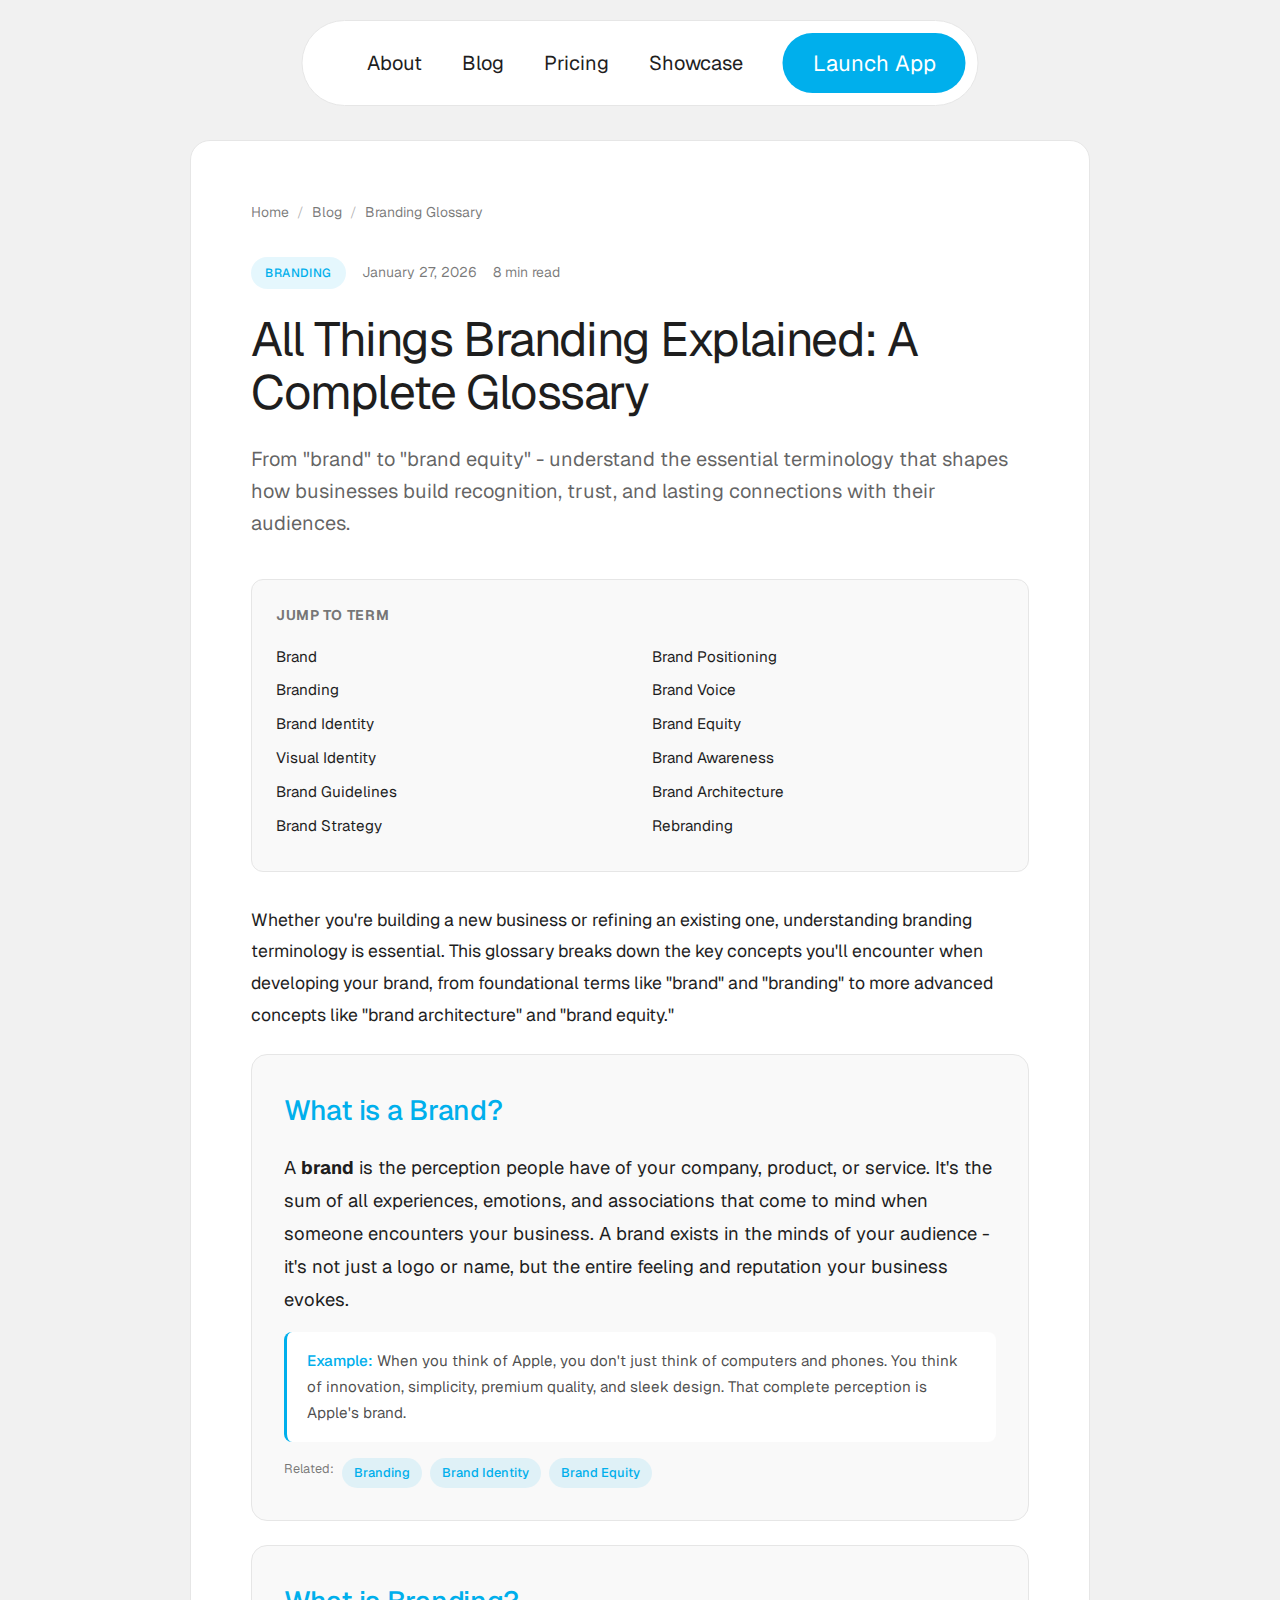
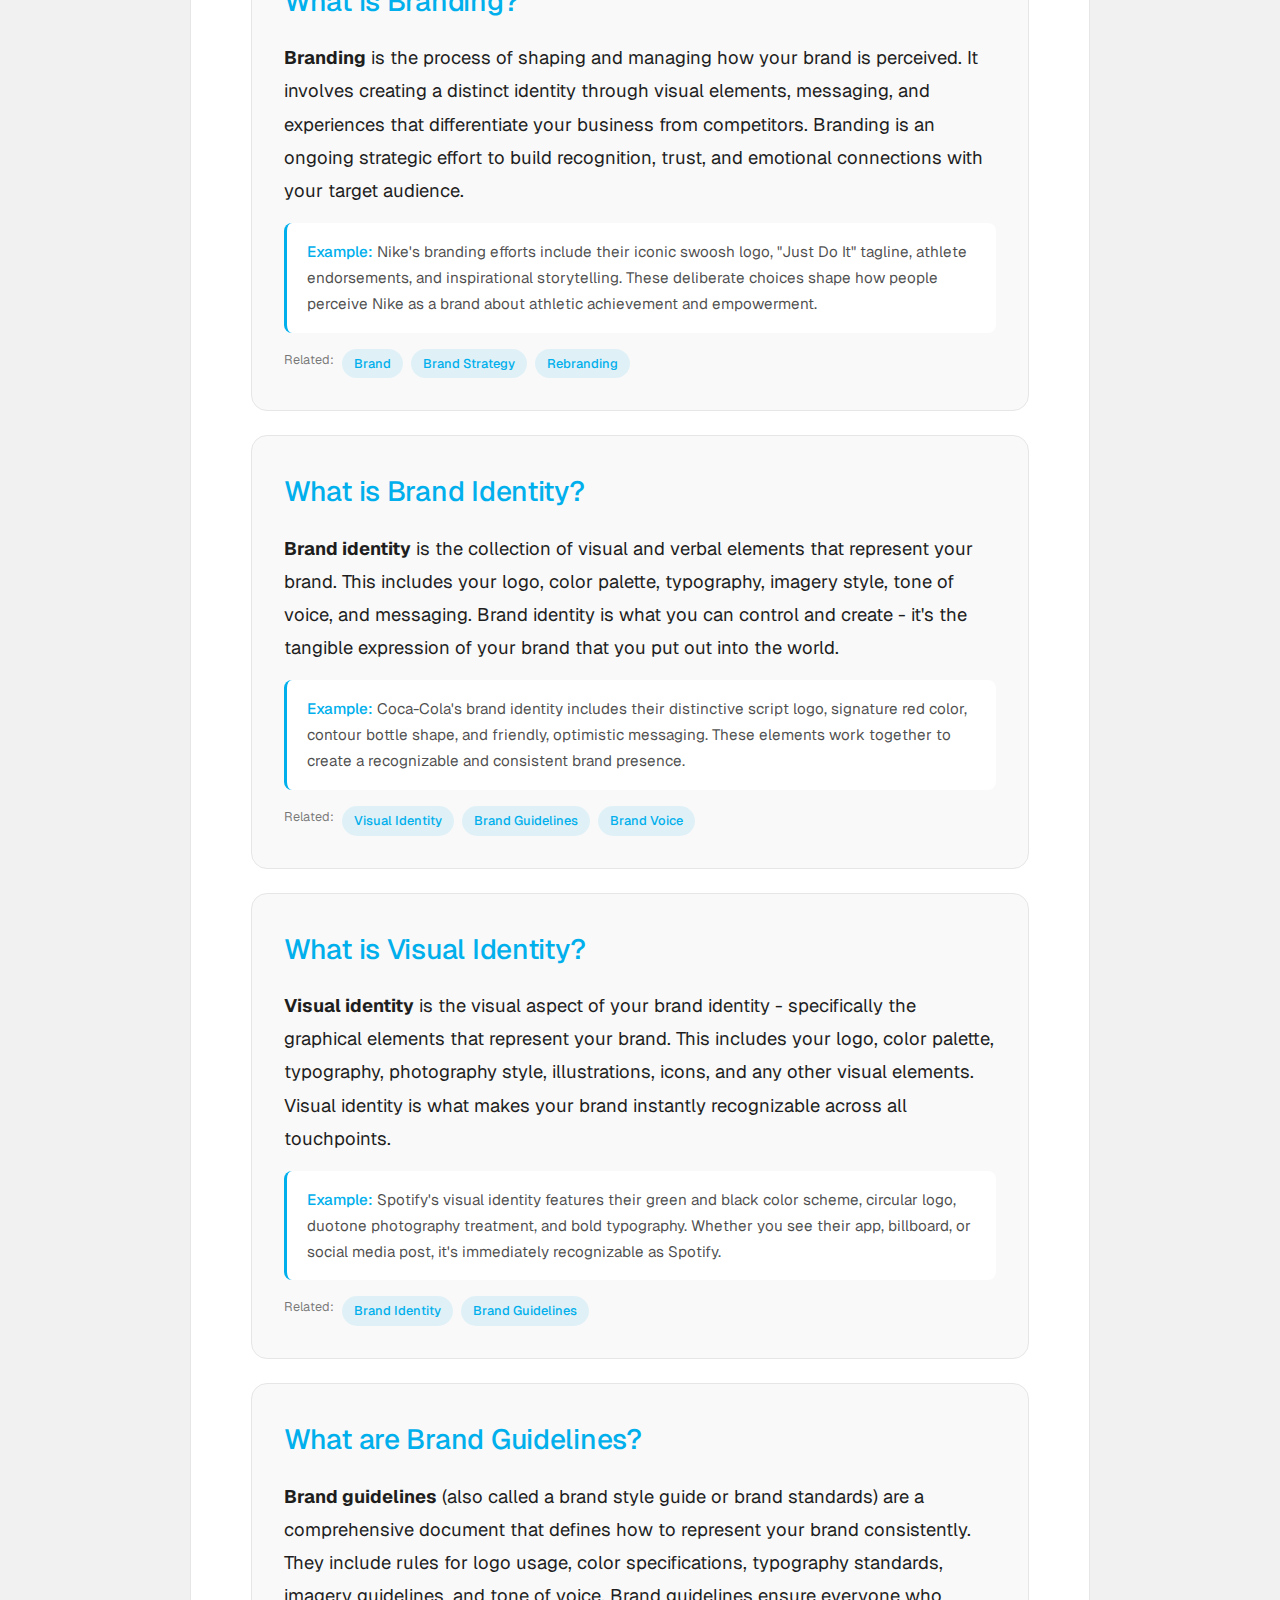
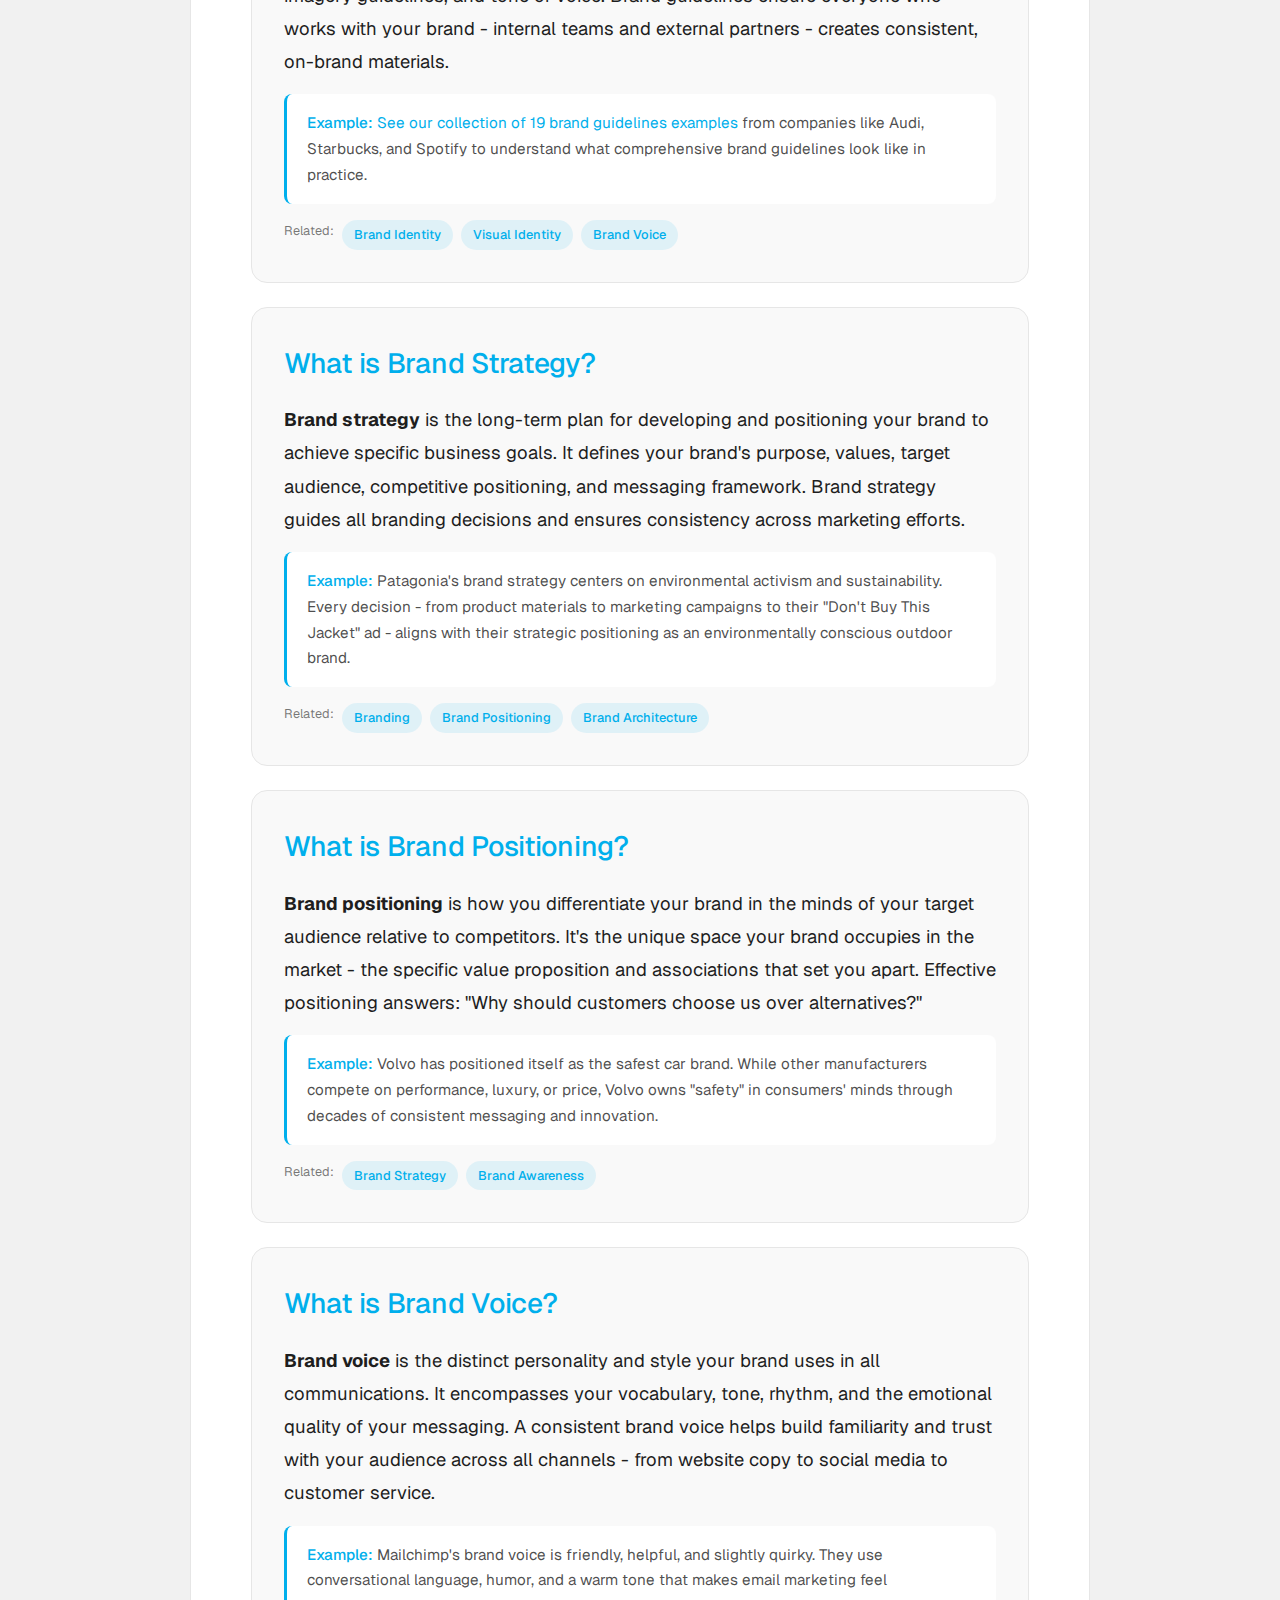
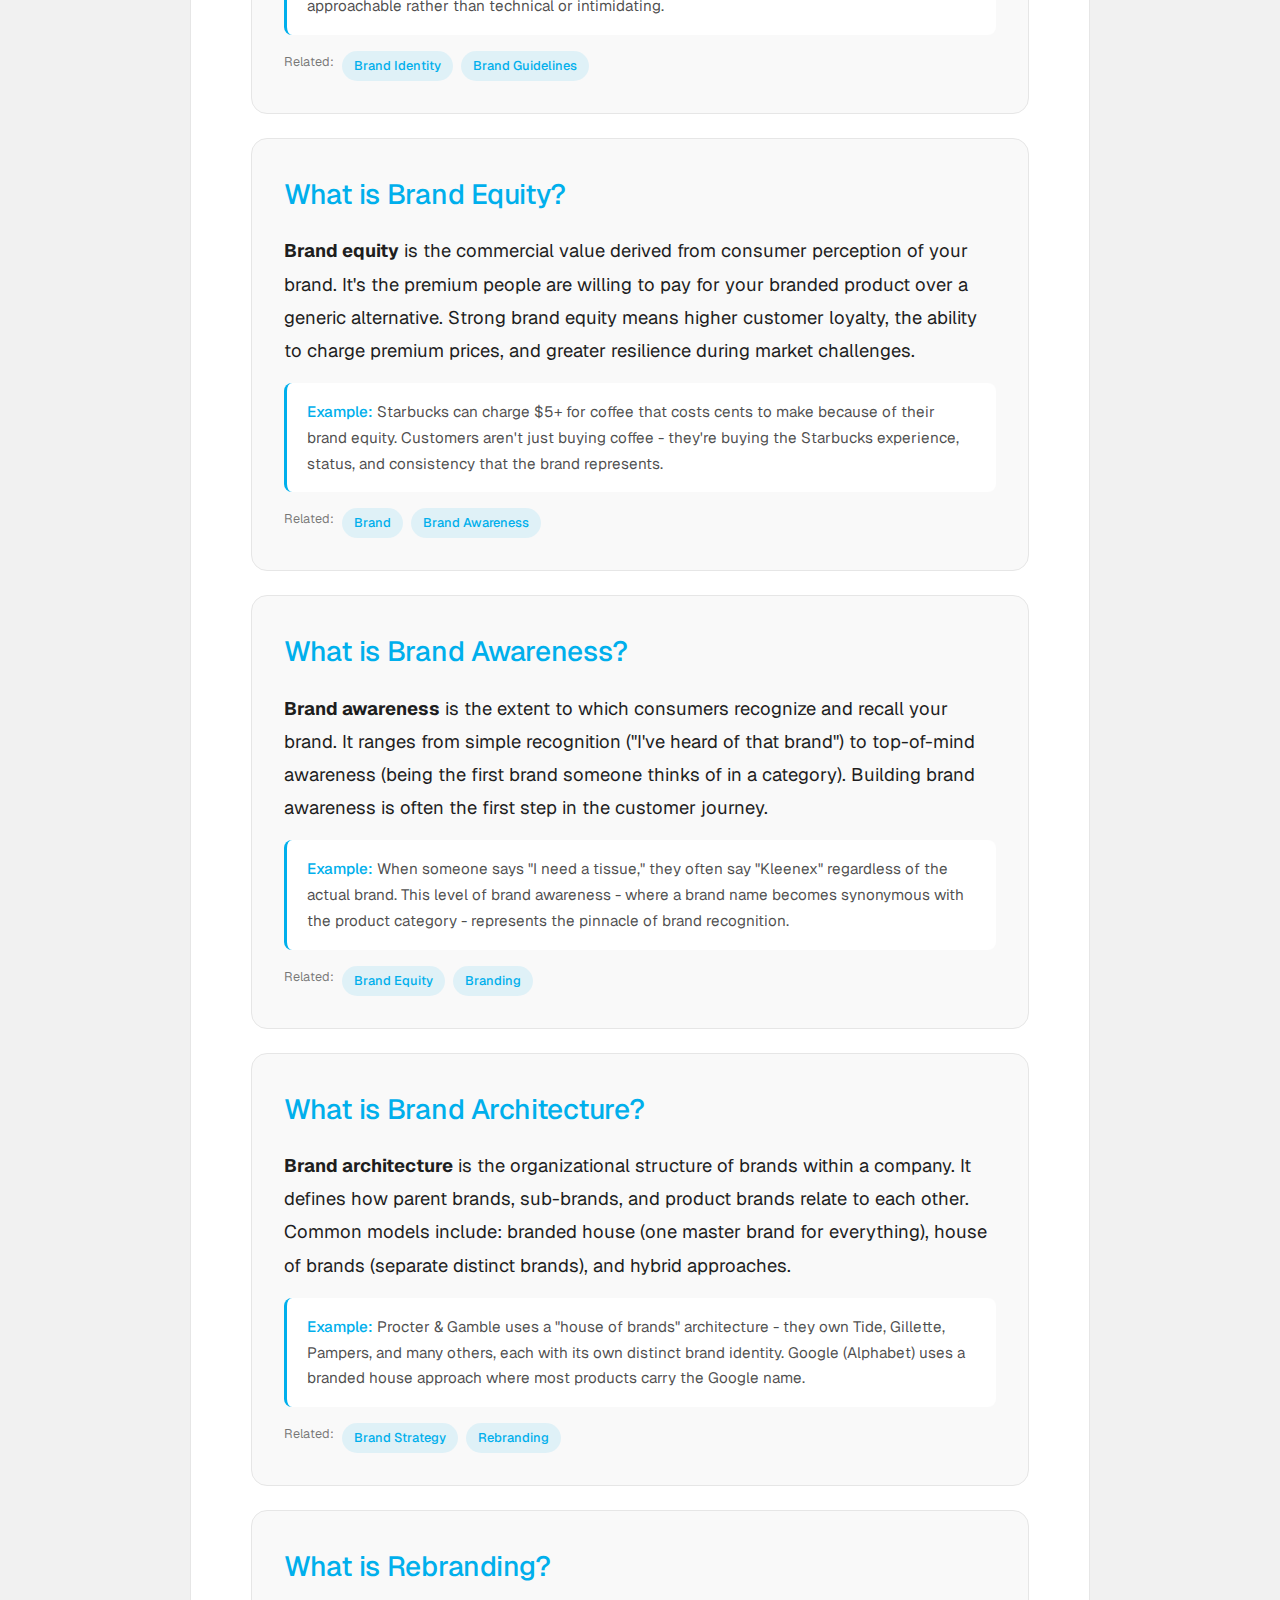
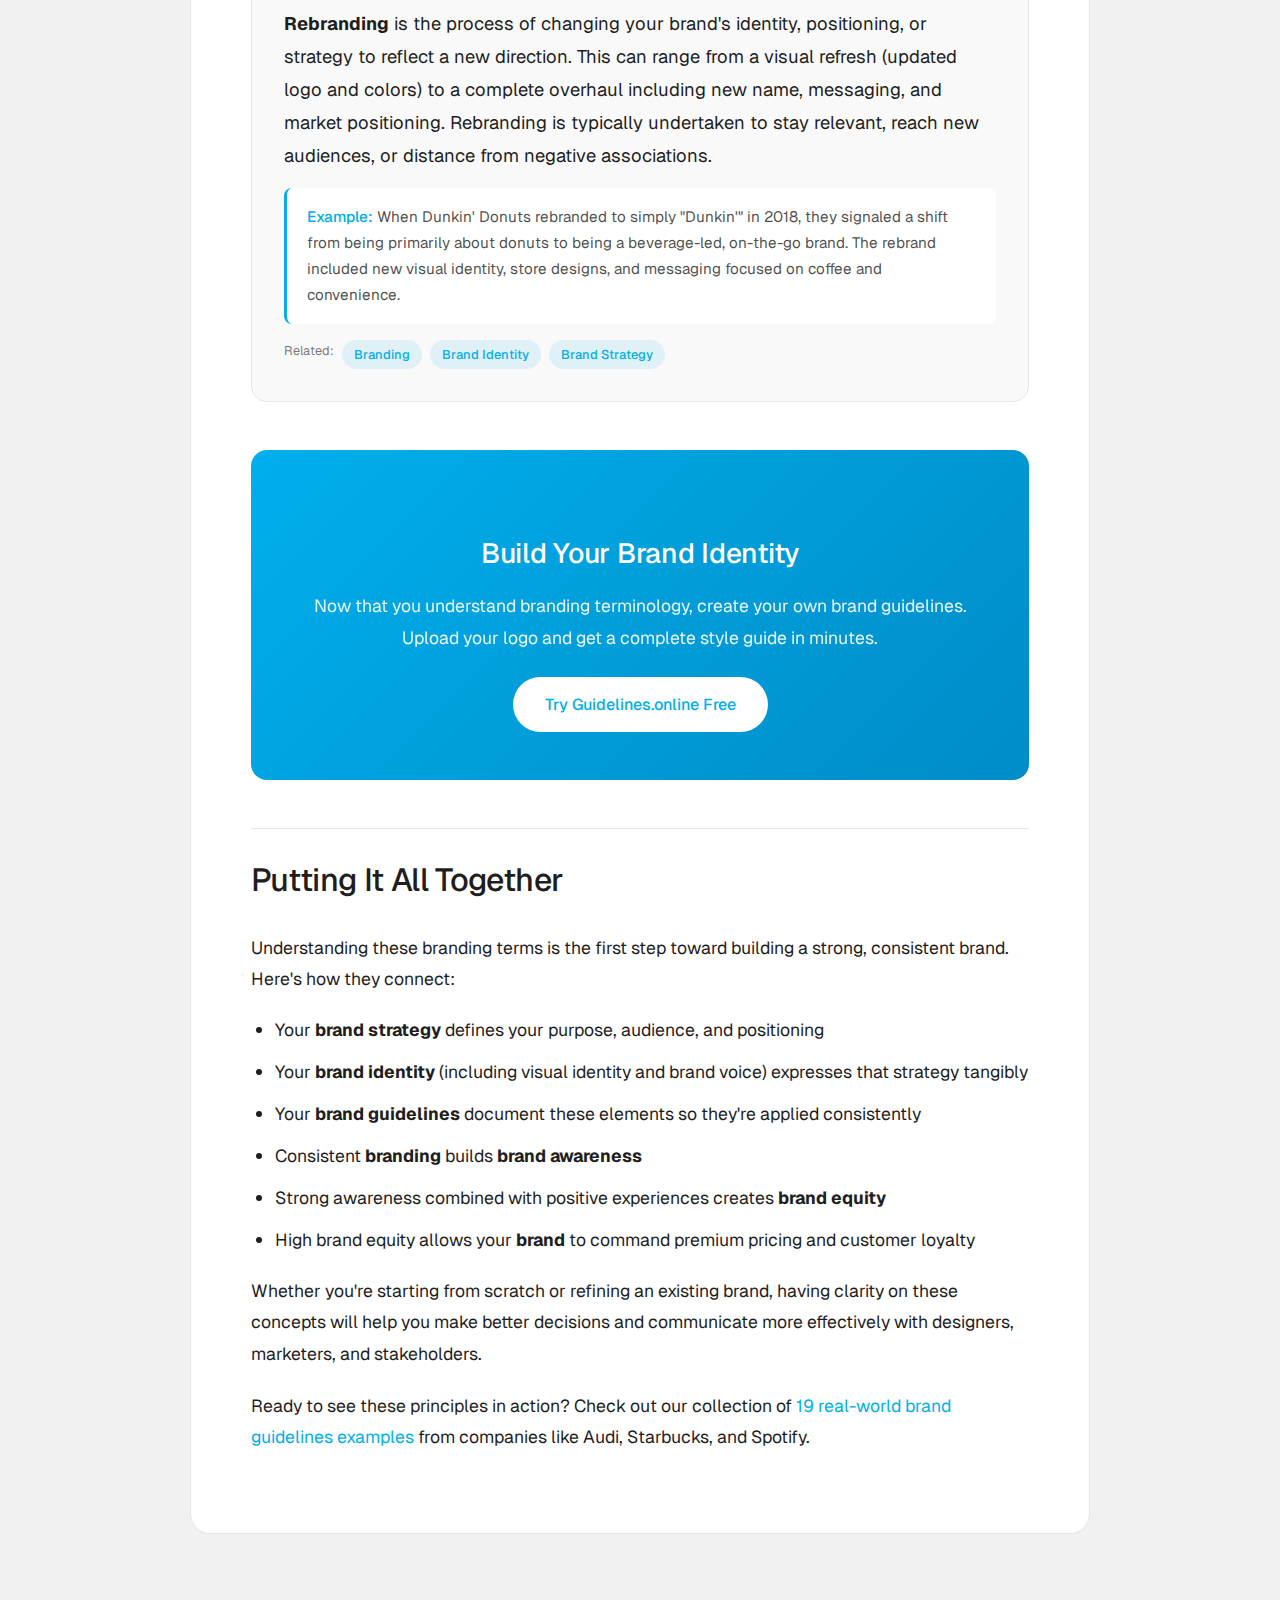
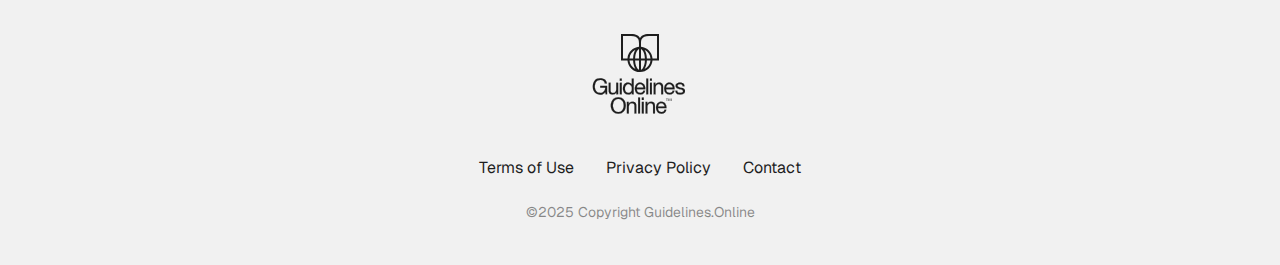
<file: guidelines.online/blog/branding-glossary.html>
<!doctype html>
<html lang="en" dir="ltr">
<head>
    <meta charset="utf-8">
    <meta name="viewport" content="width=device-width, initial-scale=1">
    <title>All Things Branding Explained: A Complete Glossary | Guidelines.online</title>
    <meta name="description" content="Learn the essential branding terminology: What is a brand? What is branding? What is brand identity? A comprehensive glossary of branding terms explained simply.">
    <meta name="keywords" content="what is a brand, what is branding, brand identity, brand guidelines, brand strategy, visual identity, brand glossary">
    <meta name="author" content="Guidelines.online">

    <!-- Favicon -->
    <link href="/framerusercontent.com/images/INI000emkqVqonNDvwgcop2Bpo8.png" rel="icon" media="(prefers-color-scheme: light)">
    <link href="/framerusercontent.com/images/oGOv7nq5cWV1H2aseI86HV5bTrc.png" rel="icon" media="(prefers-color-scheme: dark)">
    <link rel="apple-touch-icon" href="/framerusercontent.com/images/VXRHtzKgZ0aJz9utqmH6xSRG17I.png">

    <!-- Open Graph -->
    <meta property="og:type" content="article">
    <meta property="og:title" content="All Things Branding Explained: A Complete Glossary">
    <meta property="og:description" content="Learn the essential branding terminology: What is a brand? What is branding? What is brand identity? A comprehensive glossary explained simply.">
    <meta property="og:url" content="https://www.guidelines.online/blog/branding-glossary">
    <meta property="og:site_name" content="Guidelines.online">
    <meta property="article:published_time" content="2026-01-27T00:00:00Z">
    <meta property="article:modified_time" content="2026-01-27T00:00:00Z">
    <meta property="article:section" content="Branding">
    <meta property="article:tag" content="branding">
    <meta property="article:tag" content="brand glossary">
    <meta property="article:tag" content="brand terminology">

    <!-- Twitter -->
    <meta name="twitter:card" content="summary_large_image">
    <meta name="twitter:title" content="All Things Branding Explained: A Complete Glossary">
    <meta name="twitter:description" content="Learn the essential branding terminology explained simply.">

    <!-- Canonical -->
    <link rel="canonical" href="https://www.guidelines.online/blog/branding-glossary">

    <!-- Schema.org Article Markup -->
    <script type="application/ld+json">
    {
        "@context": "https://schema.org",
        "@type": "Article",
        "mainEntityOfPage": {
            "@type": "WebPage",
            "@id": "https://www.guidelines.online/blog/branding-glossary"
        },
        "headline": "All Things Branding Explained: A Complete Glossary",
        "description": "Learn the essential branding terminology: What is a brand? What is branding? What is brand identity? A comprehensive glossary of branding terms explained simply.",
        "datePublished": "2026-01-27T00:00:00Z",
        "dateModified": "2026-01-27T00:00:00Z",
        "author": {
            "@type": "Organization",
            "name": "Guidelines.online",
            "url": "https://www.guidelines.online"
        },
        "publisher": {
            "@type": "Organization",
            "name": "Guidelines.online",
            "url": "https://www.guidelines.online",
            "logo": {
                "@type": "ImageObject",
                "url": "https://www.guidelines.online/framerusercontent.com/images/CLSoe4YF8B6FgXmFjLcXJPxNSf0.svg"
            }
        },
        "articleSection": "Branding",
        "keywords": ["brand", "branding", "brand identity", "brand guidelines", "visual identity", "brand strategy"],
        "inLanguage": "en-US"
    }
    </script>

    <!-- BreadcrumbList Schema -->
    <script type="application/ld+json">
    {
        "@context": "https://schema.org",
        "@type": "BreadcrumbList",
        "itemListElement": [
            {
                "@type": "ListItem",
                "position": 1,
                "name": "Home",
                "item": "https://www.guidelines.online"
            },
            {
                "@type": "ListItem",
                "position": 2,
                "name": "Blog",
                "item": "https://www.guidelines.online/blog/"
            },
            {
                "@type": "ListItem",
                "position": 3,
                "name": "Branding Glossary",
                "item": "https://www.guidelines.online/blog/branding-glossary"
            }
        ]
    }
    </script>

    <!-- FAQ Schema for Featured Snippets -->
    <script type="application/ld+json">
    {
        "@context": "https://schema.org",
        "@type": "FAQPage",
        "mainEntity": [
            {
                "@type": "Question",
                "name": "What is a brand?",
                "acceptedAnswer": {
                    "@type": "Answer",
                    "text": "A brand is the perception people have of your company, product, or service. It's the sum of all experiences, emotions, and associations that come to mind when someone encounters your business. A brand exists in the minds of your audience - it's not just a logo or name, but the entire feeling and reputation your business evokes."
                }
            },
            {
                "@type": "Question",
                "name": "What is branding?",
                "acceptedAnswer": {
                    "@type": "Answer",
                    "text": "Branding is the process of shaping and managing how your brand is perceived. It involves creating a distinct identity through visual elements, messaging, and experiences that differentiate your business from competitors. Branding is an ongoing strategic effort to build recognition, trust, and emotional connections with your target audience."
                }
            },
            {
                "@type": "Question",
                "name": "What is brand identity?",
                "acceptedAnswer": {
                    "@type": "Answer",
                    "text": "Brand identity is the collection of visual and verbal elements that represent your brand. This includes your logo, color palette, typography, imagery style, tone of voice, and messaging. Brand identity is what you can control and create - it's the tangible expression of your brand that you put out into the world."
                }
            },
            {
                "@type": "Question",
                "name": "What are brand guidelines?",
                "acceptedAnswer": {
                    "@type": "Answer",
                    "text": "Brand guidelines (also called a brand style guide or brand standards) are a comprehensive document that defines how to represent your brand consistently. They include rules for logo usage, color specifications, typography standards, imagery guidelines, and tone of voice. Brand guidelines ensure everyone who works with your brand creates consistent, on-brand materials."
                }
            },
            {
                "@type": "Question",
                "name": "What is visual identity?",
                "acceptedAnswer": {
                    "@type": "Answer",
                    "text": "Visual identity is the visual aspect of your brand identity - specifically the graphical elements that represent your brand. This includes your logo, color palette, typography, photography style, illustrations, icons, and any other visual elements. Visual identity is what makes your brand instantly recognizable across all touchpoints."
                }
            },
            {
                "@type": "Question",
                "name": "What is brand strategy?",
                "acceptedAnswer": {
                    "@type": "Answer",
                    "text": "Brand strategy is the long-term plan for developing and positioning your brand to achieve specific business goals. It defines your brand's purpose, values, target audience, competitive positioning, and messaging framework. Brand strategy guides all branding decisions and ensures consistency across marketing efforts."
                }
            }
        ]
    }
    </script>

    <style>
        *, *::before, *::after {
            box-sizing: border-box;
            margin: 0;
            padding: 0;
        }

        html {
            font-size: 16px;
            -webkit-font-smoothing: antialiased;
            -moz-osx-font-smoothing: grayscale;
        }

        body {
            font-family: 'Geist', 'Inter', -apple-system, BlinkMacSystemFont, 'Segoe UI', sans-serif;
            background-color: #f1f1f1;
            color: #1e1e1e;
            line-height: 1.7;
            min-height: 100vh;
        }

        @font-face {
            font-family: 'Geist';
            font-style: normal;
            font-weight: 400;
            font-display: swap;
            src: url(/fonts.gstatic.com/s/geist/v4/gyByhwUxId8gMEwcGFU.woff2) format('woff2');
        }
        @font-face {
            font-family: 'Geist';
            font-style: normal;
            font-weight: 500;
            font-display: swap;
            src: url(/fonts.gstatic.com/s/geist/v4/gyByhwUxId8gMEwcGFU.woff2) format('woff2');
        }
        @font-face {
            font-family: 'Geist';
            font-style: normal;
            font-weight: 700;
            font-display: swap;
            src: url(/fonts.gstatic.com/s/geist/v4/gyByhwUxId8gMEwcGFU.woff2) format('woff2');
        }

        a {
            color: rgb(0, 175, 236);
            text-decoration: none;
        }

        a:hover {
            text-decoration: underline;
        }

        img {
            max-width: 100%;
            height: auto;
        }

        /* Navbar Container - matching Framer's floating pill navbar */
        .navbar-wrapper {
            position: fixed;
            top: 20px;
            left: 50%;
            transform: translateX(-50%);
            z-index: 1000;
            width: auto;
        }

        .navbar {
            background: white;
            border: 1px solid rgb(230, 230, 230);
            border-radius: 99px;
            padding: 12px 12px 12px 24px;
            display: flex;
            align-items: center;
            gap: 40px;
        }

        .navbar-logo {
            display: flex;
            align-items: center;
        }

        .navbar-logo img {
            height: 51px;
            width: auto;
        }

        .navbar-links {
            display: flex;
            align-items: center;
            gap: 40px;
        }

        .navbar-links a {
            font-size: 20px;
            color: rgb(30, 30, 30);
            transition: opacity 0.2s;
            font-weight: 400;
        }

        .navbar-links a:hover {
            opacity: 0.7;
            text-decoration: none;
        }

        .navbar-cta {
            background: rgb(0, 175, 236);
            color: white !important;
            padding: 15px 30px;
            border-radius: 99px;
            font-size: 22px;
            font-weight: 400;
            line-height: 30px;
            transition: opacity 0.2s;
            white-space: nowrap;
        }

        .navbar-cta:hover {
            opacity: 0.9;
            text-decoration: none;
        }

        /* Page wrapper to account for fixed navbar */
        .page-content {
            padding-top: 100px;
        }

        /* Article Container */
        .article-container {
            background: white;
            border: 1px solid #e6e6e6;
            border-radius: 20px;
            margin: 40px;
            padding: 60px;
            max-width: 900px;
            margin-left: auto;
            margin-right: auto;
        }

        /* Breadcrumb */
        .breadcrumb {
            display: flex;
            align-items: center;
            gap: 8px;
            font-size: 0.875rem;
            color: rgba(30, 30, 30, 0.6);
            margin-bottom: 32px;
        }

        .breadcrumb a {
            color: rgba(30, 30, 30, 0.6);
        }

        .breadcrumb a:hover {
            color: rgb(0, 175, 236);
        }

        .breadcrumb-separator {
            color: rgba(30, 30, 30, 0.3);
        }

        /* Article Header */
        .article-header {
            margin-bottom: 40px;
        }

        .article-meta {
            display: flex;
            align-items: center;
            gap: 16px;
            margin-bottom: 24px;
            flex-wrap: wrap;
        }

        .article-category {
            background: rgba(0, 175, 236, 0.1);
            color: rgb(0, 175, 236);
            padding: 6px 14px;
            border-radius: 99px;
            font-size: 0.75rem;
            font-weight: 500;
            text-transform: uppercase;
            letter-spacing: 0.05em;
        }

        .article-date {
            color: rgba(30, 30, 30, 0.6);
            font-size: 0.875rem;
        }

        .article-reading-time {
            color: rgba(30, 30, 30, 0.6);
            font-size: 0.875rem;
        }

        .article-title {
            font-size: 3rem;
            font-weight: 400;
            letter-spacing: -0.03em;
            line-height: 1.1;
            margin-bottom: 24px;
        }

        .article-excerpt {
            font-size: 1.25rem;
            color: rgba(30, 30, 30, 0.7);
            line-height: 1.6;
        }

        /* Article Content */
        .article-content h2 {
            font-size: 2rem;
            font-weight: 500;
            letter-spacing: -0.02em;
            margin: 48px 0 24px;
            padding-top: 24px;
            border-top: 1px solid #e6e6e6;
        }

        .article-content h2:first-child {
            margin-top: 0;
            padding-top: 0;
            border-top: none;
        }

        .article-content h3 {
            font-size: 1.5rem;
            font-weight: 500;
            letter-spacing: -0.01em;
            margin: 32px 0 16px;
        }

        .article-content p {
            margin-bottom: 20px;
            font-size: 1.1rem;
            line-height: 1.8;
        }

        .article-content ul, .article-content ol {
            margin: 20px 0;
            padding-left: 24px;
        }

        .article-content li {
            margin-bottom: 12px;
            font-size: 1.1rem;
            line-height: 1.7;
        }

        .article-content strong {
            font-weight: 600;
        }

        /* Table of Contents */
        .toc {
            background: #f9f9f9;
            border-radius: 12px;
            padding: 24px;
            margin-bottom: 32px;
            border: 1px solid #e6e6e6;
        }

        .toc h4 {
            font-size: 0.875rem;
            font-weight: 600;
            text-transform: uppercase;
            letter-spacing: 0.05em;
            color: rgba(30, 30, 30, 0.6);
            margin-bottom: 16px;
        }

        .toc ul {
            list-style: none;
            padding: 0;
            margin: 0;
            columns: 2;
            column-gap: 24px;
        }

        .toc li {
            margin-bottom: 8px;
            font-size: 0.95rem;
            break-inside: avoid;
        }

        .toc a {
            color: #1e1e1e;
            display: flex;
            align-items: center;
            gap: 8px;
        }

        .toc a:hover {
            color: rgb(0, 175, 236);
        }

        /* Glossary Term Card */
        .glossary-term {
            background: #f9f9f9;
            border-radius: 16px;
            padding: 32px;
            margin: 24px 0;
            border: 1px solid #e6e6e6;
        }

        .glossary-term h3 {
            font-size: 1.75rem;
            font-weight: 500;
            color: rgb(0, 175, 236);
            margin: 0 0 16px 0;
        }

        .glossary-term .definition {
            font-size: 1.15rem;
            line-height: 1.8;
            color: #1e1e1e;
            margin-bottom: 16px;
        }

        .glossary-term .example {
            background: white;
            border-radius: 8px;
            padding: 16px 20px;
            font-size: 0.95rem;
            color: rgba(30, 30, 30, 0.8);
            border-left: 3px solid rgb(0, 175, 236);
        }

        .glossary-term .example strong {
            color: rgb(0, 175, 236);
            font-weight: 500;
        }

        /* Related Terms */
        .related-terms {
            display: flex;
            flex-wrap: wrap;
            gap: 8px;
            margin-top: 16px;
        }

        .related-terms span {
            font-size: 0.8rem;
            color: rgba(30, 30, 30, 0.6);
        }

        .related-terms a {
            background: rgba(0, 175, 236, 0.1);
            color: rgb(0, 175, 236);
            padding: 4px 12px;
            border-radius: 99px;
            font-size: 0.8rem;
            font-weight: 500;
        }

        .related-terms a:hover {
            background: rgba(0, 175, 236, 0.2);
            text-decoration: none;
        }

        /* CTA Box */
        .cta-box {
            background: linear-gradient(135deg, rgb(0, 175, 236) 0%, rgb(0, 140, 200) 100%);
            border-radius: 16px;
            padding: 48px;
            text-align: center;
            margin: 48px 0;
            color: white;
        }

        .cta-box h3 {
            font-size: 1.75rem;
            font-weight: 500;
            margin-bottom: 12px;
            color: white;
        }

        .cta-box p {
            font-size: 1.1rem;
            opacity: 0.9;
            margin-bottom: 24px;
            color: white;
        }

        .cta-button {
            display: inline-block;
            background: white;
            color: rgb(0, 175, 236);
            padding: 14px 32px;
            border-radius: 99px;
            font-weight: 500;
            font-size: 1rem;
            transition: transform 0.2s, box-shadow 0.2s;
        }

        .cta-button:hover {
            transform: translateY(-2px);
            box-shadow: 0 8px 24px rgba(0, 0, 0, 0.2);
            text-decoration: none;
        }

        /* Footer - matching landing page exactly */
        .footer {
            padding: 60px 40px 40px;
            text-align: center;
        }

        .footer-logo {
            display: inline-block;
            margin-bottom: 32px;
        }

        .footer-logo img {
            height: 80px;
            width: auto;
        }

        .footer-links {
            display: flex;
            justify-content: center;
            gap: 32px;
            margin-bottom: 20px;
        }

        .footer-links a {
            color: rgb(30, 30, 30);
            font-size: 16px;
            transition: opacity 0.2s;
        }

        .footer-links a:hover {
            opacity: 0.7;
            text-decoration: none;
        }

        .footer-copyright {
            color: rgba(30, 30, 30, 0.5);
            font-size: 14px;
        }

        /* Responsive */
        @media (max-width: 1100px) {
            .navbar-wrapper {
                width: calc(100% - 40px);
                left: 20px;
                transform: none;
            }

            .navbar {
                width: 100%;
                justify-content: space-between;
            }
        }

        @media (max-width: 900px) {
            .navbar-links {
                display: none;
            }

            .navbar {
                padding: 12px 12px 12px 20px;
            }

            .article-container {
                margin: 20px;
                padding: 32px 24px;
            }

            .article-title {
                font-size: 2rem;
            }

            .toc ul {
                columns: 1;
            }

            .glossary-term {
                padding: 24px;
            }

            .cta-box {
                padding: 32px 24px;
            }

            .footer {
                padding: 40px 20px;
            }
        }
    </style>
</head>
<body>
    <!-- Navigation - matching Framer floating pill navbar -->
    <div class="navbar-wrapper">
        <nav class="navbar">
            <a href="/" class="navbar-logo">
                <img src="/framerusercontent.com/images/CLSoe4YF8B6FgXmFjLcXJPxNSf0.svg" alt="Guidelines.online">
            </a>
            <div class="navbar-links">
                <a href="/#about">About</a>
                <a href="/blog/">Blog</a>
                <a href="/#pricing">Pricing</a>
                <a href="/#showcase">Showcase</a>
            </div>
            <a href="https://app.guidelines.online/" class="navbar-cta" target="_blank" rel="noopener">Launch App</a>
        </nav>
    </div>

    <div class="page-content">
    <!-- Article -->
    <article class="article-container" itemscope itemtype="https://schema.org/Article">
        <!-- Breadcrumb -->
        <nav class="breadcrumb" aria-label="Breadcrumb">
            <a href="/">Home</a>
            <span class="breadcrumb-separator">/</span>
            <a href="/blog/">Blog</a>
            <span class="breadcrumb-separator">/</span>
            <span>Branding Glossary</span>
        </nav>

        <header class="article-header">
            <div class="article-meta">
                <span class="article-category">Branding</span>
                <time class="article-date" datetime="2026-01-27" itemprop="datePublished">January 27, 2026</time>
                <span class="article-reading-time">8 min read</span>
            </div>

            <h1 class="article-title" itemprop="headline">All Things Branding Explained: A Complete Glossary</h1>

            <p class="article-excerpt" itemprop="description">
                From "brand" to "brand equity" - understand the essential terminology that shapes how businesses build recognition, trust, and lasting connections with their audiences.
            </p>
        </header>

        <div class="article-content" itemprop="articleBody">
            <!-- Table of Contents -->
            <nav class="toc">
                <h4>Jump to Term</h4>
                <ul>
                    <li><a href="#brand">Brand</a></li>
                    <li><a href="#branding">Branding</a></li>
                    <li><a href="#brand-identity">Brand Identity</a></li>
                    <li><a href="#visual-identity">Visual Identity</a></li>
                    <li><a href="#brand-guidelines">Brand Guidelines</a></li>
                    <li><a href="#brand-strategy">Brand Strategy</a></li>
                    <li><a href="#brand-positioning">Brand Positioning</a></li>
                    <li><a href="#brand-voice">Brand Voice</a></li>
                    <li><a href="#brand-equity">Brand Equity</a></li>
                    <li><a href="#brand-awareness">Brand Awareness</a></li>
                    <li><a href="#brand-architecture">Brand Architecture</a></li>
                    <li><a href="#rebranding">Rebranding</a></li>
                </ul>
            </nav>

            <p>
                Whether you're building a new business or refining an existing one, understanding branding terminology is essential. This glossary breaks down the key concepts you'll encounter when developing your brand, from foundational terms like "brand" and "branding" to more advanced concepts like "brand architecture" and "brand equity."
            </p>

            <!-- Term 1: Brand -->
            <div class="glossary-term" id="brand">
                <h3>What is a Brand?</h3>
                <p class="definition">
                    A <strong>brand</strong> is the perception people have of your company, product, or service. It's the sum of all experiences, emotions, and associations that come to mind when someone encounters your business. A brand exists in the minds of your audience - it's not just a logo or name, but the entire feeling and reputation your business evokes.
                </p>
                <div class="example">
                    <strong>Example:</strong> When you think of Apple, you don't just think of computers and phones. You think of innovation, simplicity, premium quality, and sleek design. That complete perception is Apple's brand.
                </div>
                <div class="related-terms">
                    <span>Related:</span>
                    <a href="#branding">Branding</a>
                    <a href="#brand-identity">Brand Identity</a>
                    <a href="#brand-equity">Brand Equity</a>
                </div>
            </div>

            <!-- Term 2: Branding -->
            <div class="glossary-term" id="branding">
                <h3>What is Branding?</h3>
                <p class="definition">
                    <strong>Branding</strong> is the process of shaping and managing how your brand is perceived. It involves creating a distinct identity through visual elements, messaging, and experiences that differentiate your business from competitors. Branding is an ongoing strategic effort to build recognition, trust, and emotional connections with your target audience.
                </p>
                <div class="example">
                    <strong>Example:</strong> Nike's branding efforts include their iconic swoosh logo, "Just Do It" tagline, athlete endorsements, and inspirational storytelling. These deliberate choices shape how people perceive Nike as a brand about athletic achievement and empowerment.
                </div>
                <div class="related-terms">
                    <span>Related:</span>
                    <a href="#brand">Brand</a>
                    <a href="#brand-strategy">Brand Strategy</a>
                    <a href="#rebranding">Rebranding</a>
                </div>
            </div>

            <!-- Term 3: Brand Identity -->
            <div class="glossary-term" id="brand-identity">
                <h3>What is Brand Identity?</h3>
                <p class="definition">
                    <strong>Brand identity</strong> is the collection of visual and verbal elements that represent your brand. This includes your logo, color palette, typography, imagery style, tone of voice, and messaging. Brand identity is what you can control and create - it's the tangible expression of your brand that you put out into the world.
                </p>
                <div class="example">
                    <strong>Example:</strong> Coca-Cola's brand identity includes their distinctive script logo, signature red color, contour bottle shape, and friendly, optimistic messaging. These elements work together to create a recognizable and consistent brand presence.
                </div>
                <div class="related-terms">
                    <span>Related:</span>
                    <a href="#visual-identity">Visual Identity</a>
                    <a href="#brand-guidelines">Brand Guidelines</a>
                    <a href="#brand-voice">Brand Voice</a>
                </div>
            </div>

            <!-- Term 4: Visual Identity -->
            <div class="glossary-term" id="visual-identity">
                <h3>What is Visual Identity?</h3>
                <p class="definition">
                    <strong>Visual identity</strong> is the visual aspect of your brand identity - specifically the graphical elements that represent your brand. This includes your logo, color palette, typography, photography style, illustrations, icons, and any other visual elements. Visual identity is what makes your brand instantly recognizable across all touchpoints.
                </p>
                <div class="example">
                    <strong>Example:</strong> Spotify's visual identity features their green and black color scheme, circular logo, duotone photography treatment, and bold typography. Whether you see their app, billboard, or social media post, it's immediately recognizable as Spotify.
                </div>
                <div class="related-terms">
                    <span>Related:</span>
                    <a href="#brand-identity">Brand Identity</a>
                    <a href="#brand-guidelines">Brand Guidelines</a>
                </div>
            </div>

            <!-- Term 5: Brand Guidelines -->
            <div class="glossary-term" id="brand-guidelines">
                <h3>What are Brand Guidelines?</h3>
                <p class="definition">
                    <strong>Brand guidelines</strong> (also called a brand style guide or brand standards) are a comprehensive document that defines how to represent your brand consistently. They include rules for logo usage, color specifications, typography standards, imagery guidelines, and tone of voice. Brand guidelines ensure everyone who works with your brand - internal teams and external partners - creates consistent, on-brand materials.
                </p>
                <div class="example">
                    <strong>Example:</strong> <a href="/blog/brand-guidelines">See our collection of 19 brand guidelines examples</a> from companies like Audi, Starbucks, and Spotify to understand what comprehensive brand guidelines look like in practice.
                </div>
                <div class="related-terms">
                    <span>Related:</span>
                    <a href="#brand-identity">Brand Identity</a>
                    <a href="#visual-identity">Visual Identity</a>
                    <a href="#brand-voice">Brand Voice</a>
                </div>
            </div>

            <!-- Term 6: Brand Strategy -->
            <div class="glossary-term" id="brand-strategy">
                <h3>What is Brand Strategy?</h3>
                <p class="definition">
                    <strong>Brand strategy</strong> is the long-term plan for developing and positioning your brand to achieve specific business goals. It defines your brand's purpose, values, target audience, competitive positioning, and messaging framework. Brand strategy guides all branding decisions and ensures consistency across marketing efforts.
                </p>
                <div class="example">
                    <strong>Example:</strong> Patagonia's brand strategy centers on environmental activism and sustainability. Every decision - from product materials to marketing campaigns to their "Don't Buy This Jacket" ad - aligns with their strategic positioning as an environmentally conscious outdoor brand.
                </div>
                <div class="related-terms">
                    <span>Related:</span>
                    <a href="#branding">Branding</a>
                    <a href="#brand-positioning">Brand Positioning</a>
                    <a href="#brand-architecture">Brand Architecture</a>
                </div>
            </div>

            <!-- Term 7: Brand Positioning -->
            <div class="glossary-term" id="brand-positioning">
                <h3>What is Brand Positioning?</h3>
                <p class="definition">
                    <strong>Brand positioning</strong> is how you differentiate your brand in the minds of your target audience relative to competitors. It's the unique space your brand occupies in the market - the specific value proposition and associations that set you apart. Effective positioning answers: "Why should customers choose us over alternatives?"
                </p>
                <div class="example">
                    <strong>Example:</strong> Volvo has positioned itself as the safest car brand. While other manufacturers compete on performance, luxury, or price, Volvo owns "safety" in consumers' minds through decades of consistent messaging and innovation.
                </div>
                <div class="related-terms">
                    <span>Related:</span>
                    <a href="#brand-strategy">Brand Strategy</a>
                    <a href="#brand-awareness">Brand Awareness</a>
                </div>
            </div>

            <!-- Term 8: Brand Voice -->
            <div class="glossary-term" id="brand-voice">
                <h3>What is Brand Voice?</h3>
                <p class="definition">
                    <strong>Brand voice</strong> is the distinct personality and style your brand uses in all communications. It encompasses your vocabulary, tone, rhythm, and the emotional quality of your messaging. A consistent brand voice helps build familiarity and trust with your audience across all channels - from website copy to social media to customer service.
                </p>
                <div class="example">
                    <strong>Example:</strong> Mailchimp's brand voice is friendly, helpful, and slightly quirky. They use conversational language, humor, and a warm tone that makes email marketing feel approachable rather than technical or intimidating.
                </div>
                <div class="related-terms">
                    <span>Related:</span>
                    <a href="#brand-identity">Brand Identity</a>
                    <a href="#brand-guidelines">Brand Guidelines</a>
                </div>
            </div>

            <!-- Term 9: Brand Equity -->
            <div class="glossary-term" id="brand-equity">
                <h3>What is Brand Equity?</h3>
                <p class="definition">
                    <strong>Brand equity</strong> is the commercial value derived from consumer perception of your brand. It's the premium people are willing to pay for your branded product over a generic alternative. Strong brand equity means higher customer loyalty, the ability to charge premium prices, and greater resilience during market challenges.
                </p>
                <div class="example">
                    <strong>Example:</strong> Starbucks can charge $5+ for coffee that costs cents to make because of their brand equity. Customers aren't just buying coffee - they're buying the Starbucks experience, status, and consistency that the brand represents.
                </div>
                <div class="related-terms">
                    <span>Related:</span>
                    <a href="#brand">Brand</a>
                    <a href="#brand-awareness">Brand Awareness</a>
                </div>
            </div>

            <!-- Term 10: Brand Awareness -->
            <div class="glossary-term" id="brand-awareness">
                <h3>What is Brand Awareness?</h3>
                <p class="definition">
                    <strong>Brand awareness</strong> is the extent to which consumers recognize and recall your brand. It ranges from simple recognition ("I've heard of that brand") to top-of-mind awareness (being the first brand someone thinks of in a category). Building brand awareness is often the first step in the customer journey.
                </p>
                <div class="example">
                    <strong>Example:</strong> When someone says "I need a tissue," they often say "Kleenex" regardless of the actual brand. This level of brand awareness - where a brand name becomes synonymous with the product category - represents the pinnacle of brand recognition.
                </div>
                <div class="related-terms">
                    <span>Related:</span>
                    <a href="#brand-equity">Brand Equity</a>
                    <a href="#branding">Branding</a>
                </div>
            </div>

            <!-- Term 11: Brand Architecture -->
            <div class="glossary-term" id="brand-architecture">
                <h3>What is Brand Architecture?</h3>
                <p class="definition">
                    <strong>Brand architecture</strong> is the organizational structure of brands within a company. It defines how parent brands, sub-brands, and product brands relate to each other. Common models include: branded house (one master brand for everything), house of brands (separate distinct brands), and hybrid approaches.
                </p>
                <div class="example">
                    <strong>Example:</strong> Procter & Gamble uses a "house of brands" architecture - they own Tide, Gillette, Pampers, and many others, each with its own distinct brand identity. Google (Alphabet) uses a branded house approach where most products carry the Google name.
                </div>
                <div class="related-terms">
                    <span>Related:</span>
                    <a href="#brand-strategy">Brand Strategy</a>
                    <a href="#rebranding">Rebranding</a>
                </div>
            </div>

            <!-- Term 12: Rebranding -->
            <div class="glossary-term" id="rebranding">
                <h3>What is Rebranding?</h3>
                <p class="definition">
                    <strong>Rebranding</strong> is the process of changing your brand's identity, positioning, or strategy to reflect a new direction. This can range from a visual refresh (updated logo and colors) to a complete overhaul including new name, messaging, and market positioning. Rebranding is typically undertaken to stay relevant, reach new audiences, or distance from negative associations.
                </p>
                <div class="example">
                    <strong>Example:</strong> When Dunkin' Donuts rebranded to simply "Dunkin'" in 2018, they signaled a shift from being primarily about donuts to being a beverage-led, on-the-go brand. The rebrand included new visual identity, store designs, and messaging focused on coffee and convenience.
                </div>
                <div class="related-terms">
                    <span>Related:</span>
                    <a href="#branding">Branding</a>
                    <a href="#brand-identity">Brand Identity</a>
                    <a href="#brand-strategy">Brand Strategy</a>
                </div>
            </div>

            <!-- CTA Box -->
            <div class="cta-box">
                <h3>Build Your Brand Identity</h3>
                <p>Now that you understand branding terminology, create your own brand guidelines. Upload your logo and get a complete style guide in minutes.</p>
                <a href="https://app.guidelines.online/" class="cta-button" target="_blank" rel="noopener">Try Guidelines.online Free</a>
            </div>

            <h2>Putting It All Together</h2>
            <p>
                Understanding these branding terms is the first step toward building a strong, consistent brand. Here's how they connect:
            </p>
            <ul>
                <li>Your <strong>brand strategy</strong> defines your purpose, audience, and positioning</li>
                <li>Your <strong>brand identity</strong> (including visual identity and brand voice) expresses that strategy tangibly</li>
                <li>Your <strong>brand guidelines</strong> document these elements so they're applied consistently</li>
                <li>Consistent <strong>branding</strong> builds <strong>brand awareness</strong></li>
                <li>Strong awareness combined with positive experiences creates <strong>brand equity</strong></li>
                <li>High brand equity allows your <strong>brand</strong> to command premium pricing and customer loyalty</li>
            </ul>
            <p>
                Whether you're starting from scratch or refining an existing brand, having clarity on these concepts will help you make better decisions and communicate more effectively with designers, marketers, and stakeholders.
            </p>
            <p>
                Ready to see these principles in action? Check out our collection of <a href="/blog/brand-guidelines">19 real-world brand guidelines examples</a> from companies like Audi, Starbucks, and Spotify.
            </p>
        </div>
    </article>

        <!-- Footer - matching landing page exactly -->
        <footer class="footer">
            <a href="/" class="footer-logo">
                <img src="/framerusercontent.com/images/WBq3XHiwxHBndfcmO3vpZRHf1k.svg" alt="Guidelines Online">
            </a>
            <div class="footer-links">
                <a href="/terms">Terms of Use</a>
                <a href="/privacy">Privacy Policy</a>
                <a href="/contact">Contact</a>
            </div>
            <p class="footer-copyright">&copy;2025 Copyright Guidelines.Online</p>
        </footer>
    </div>
</body>
</html>
</file>
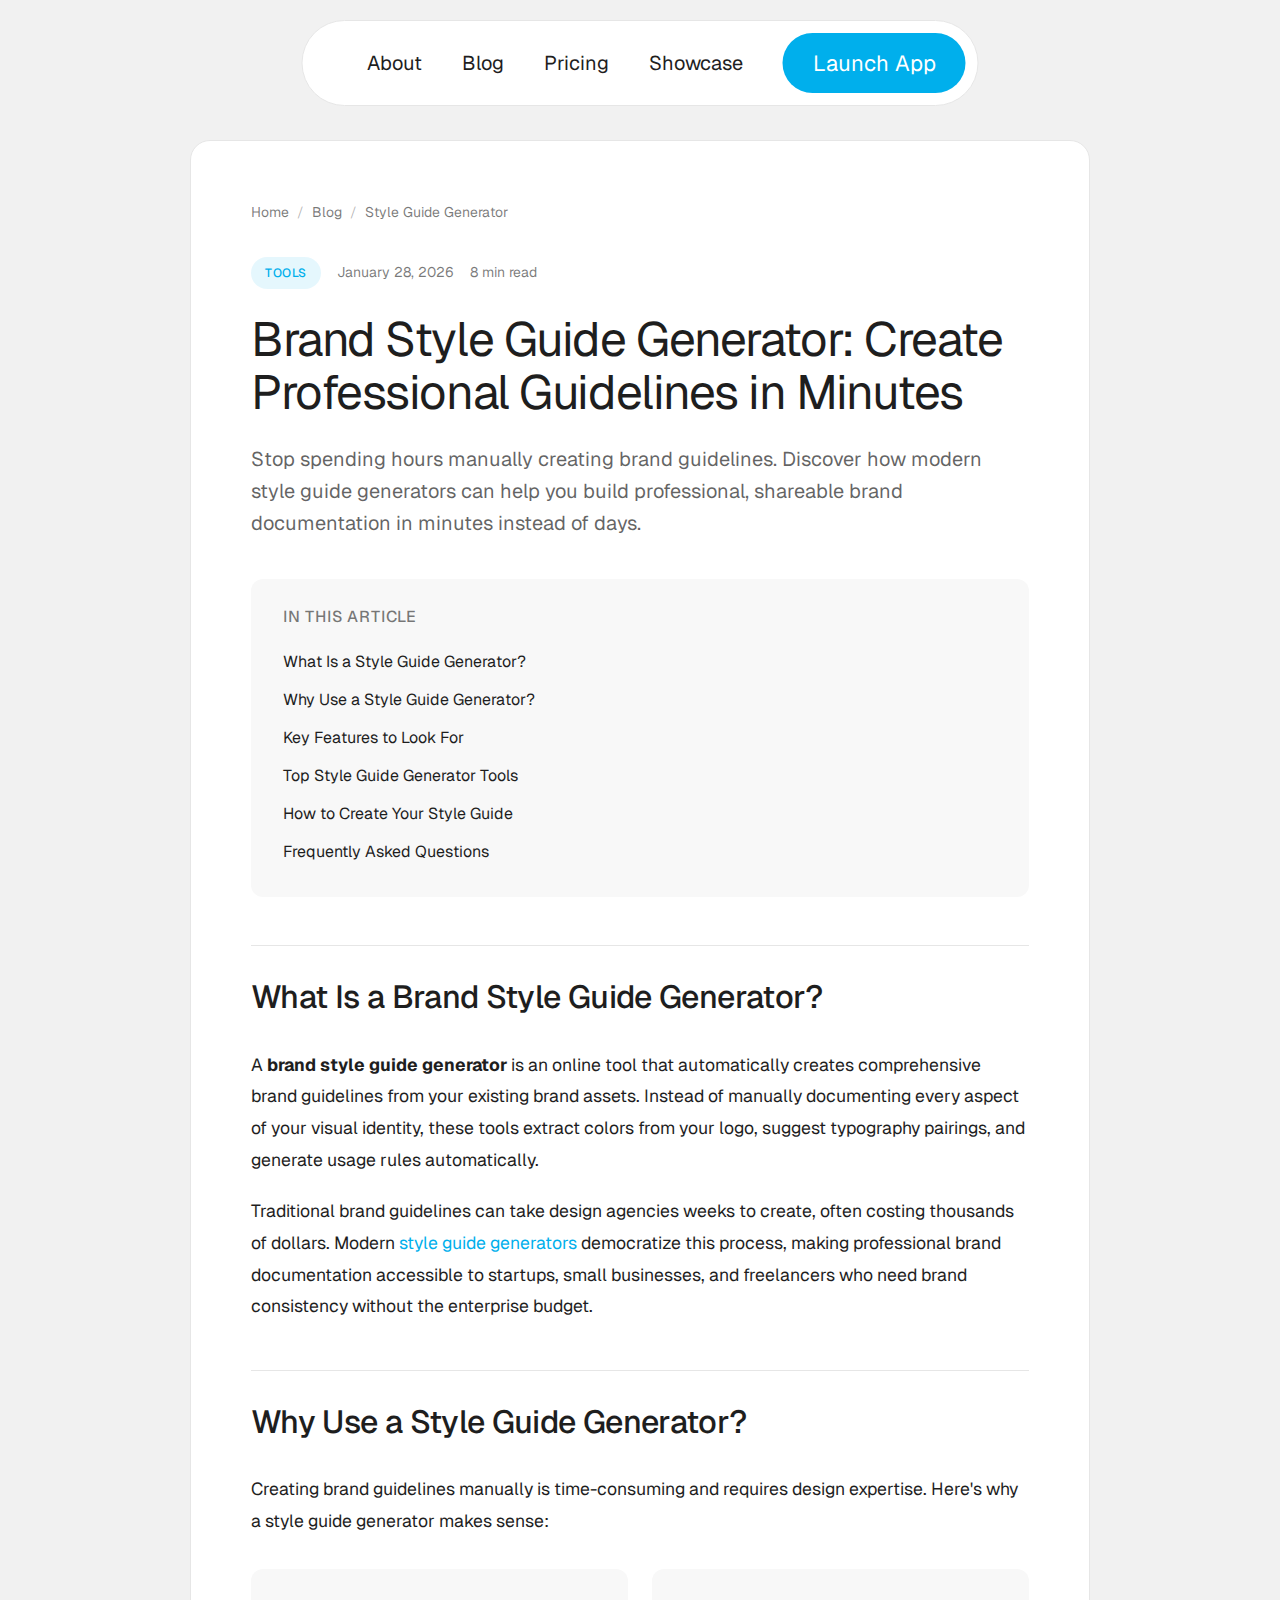
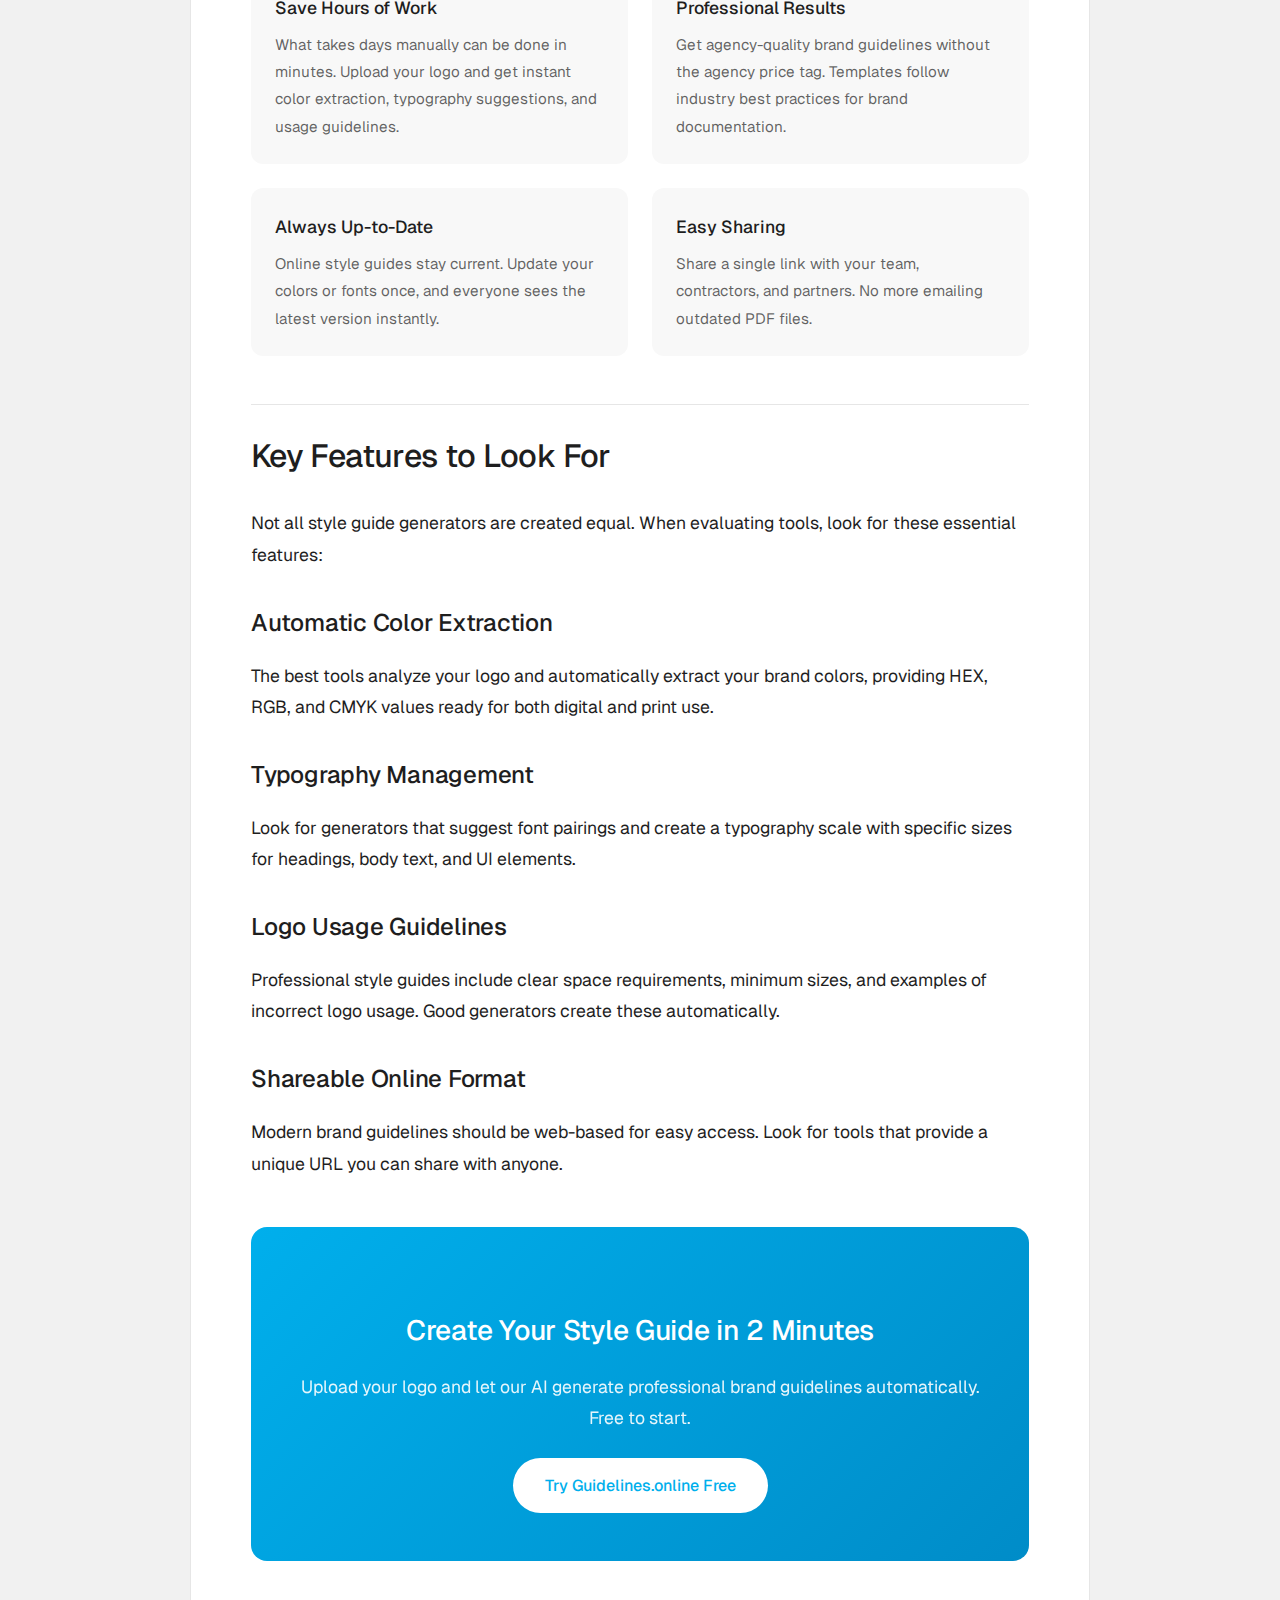
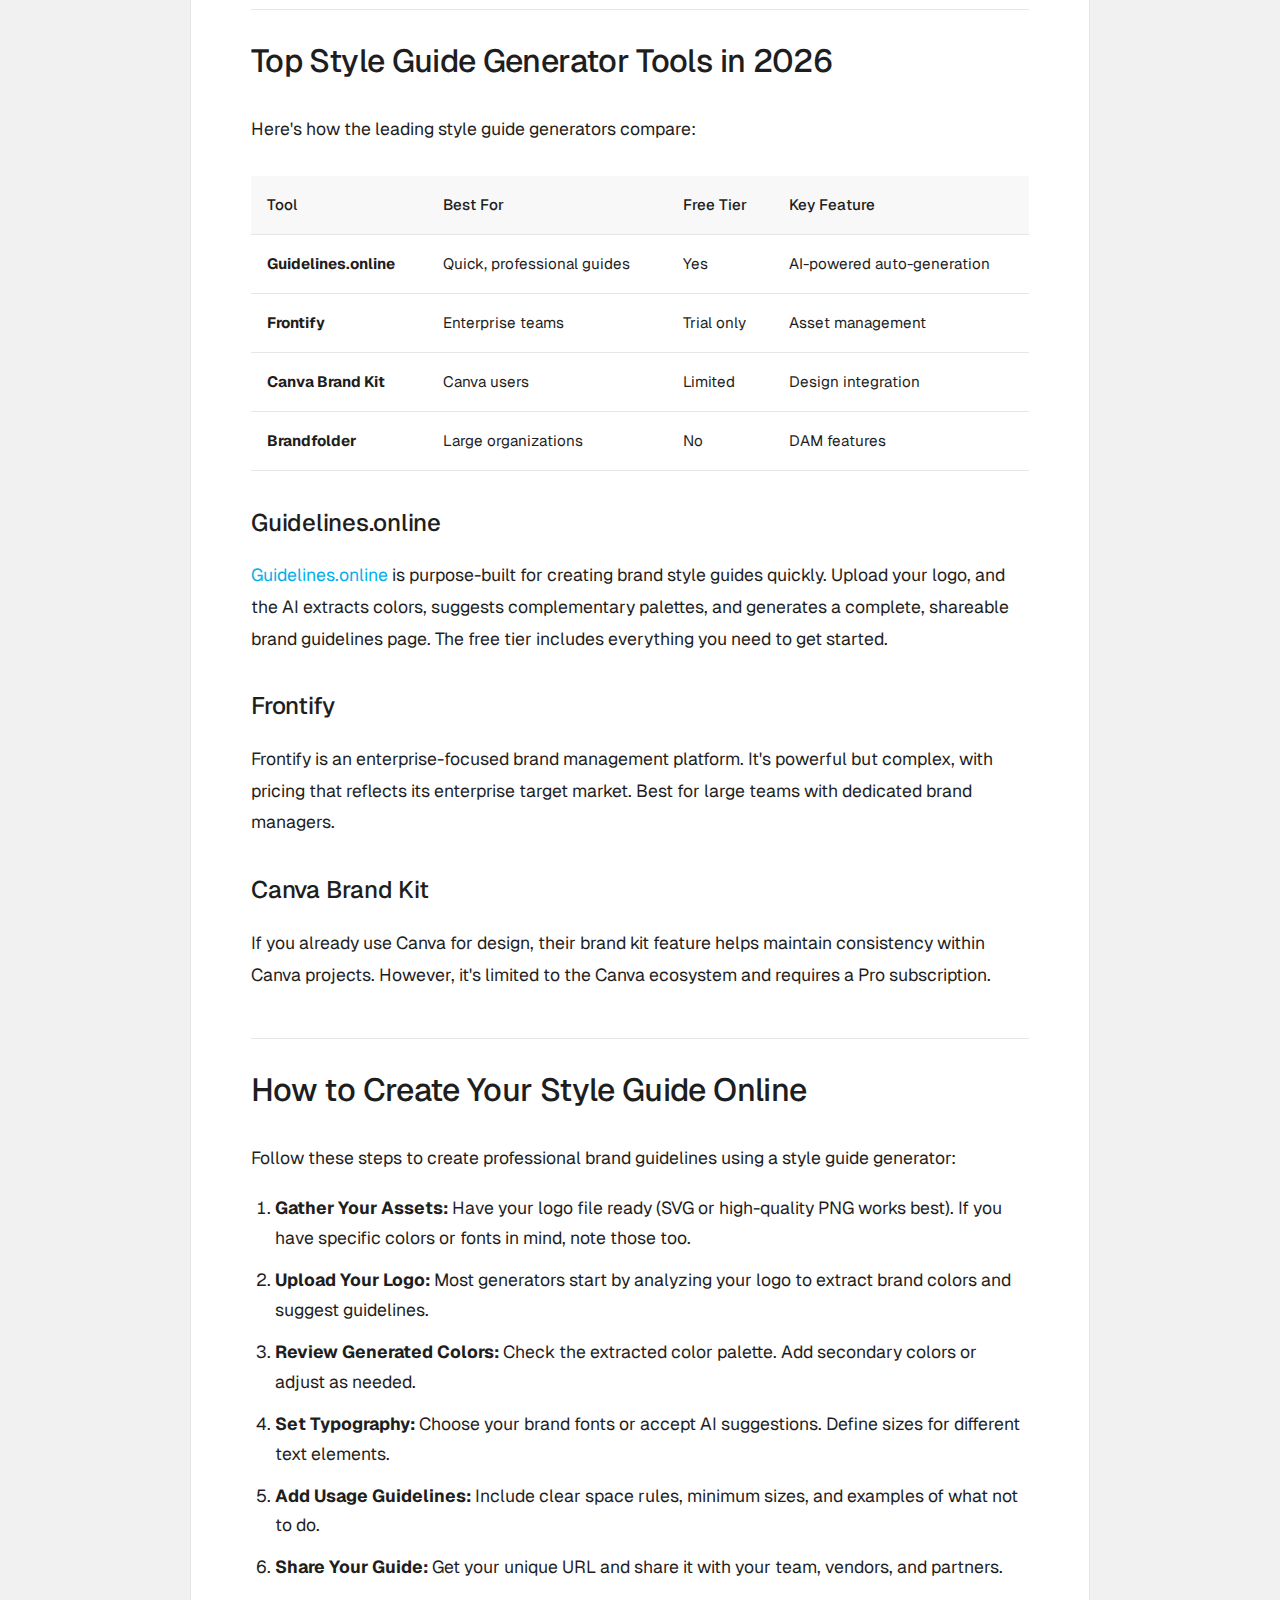
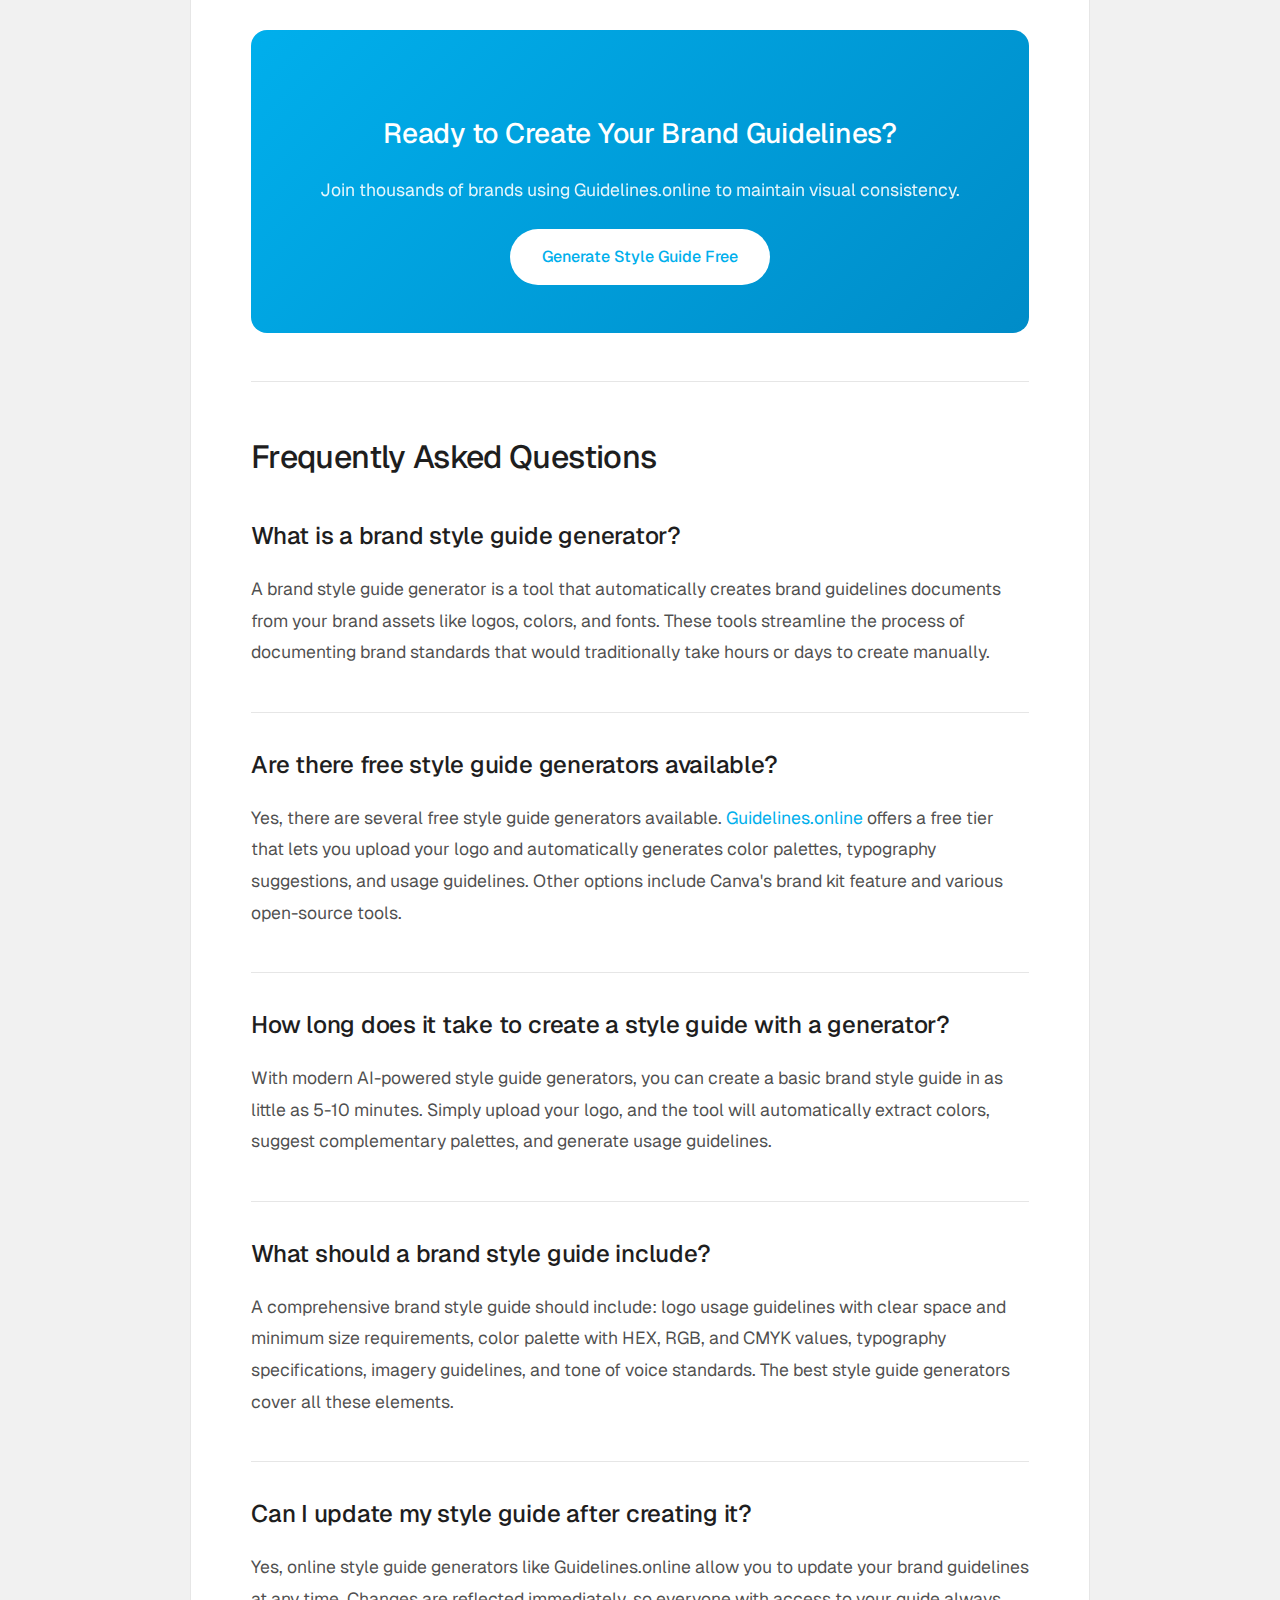
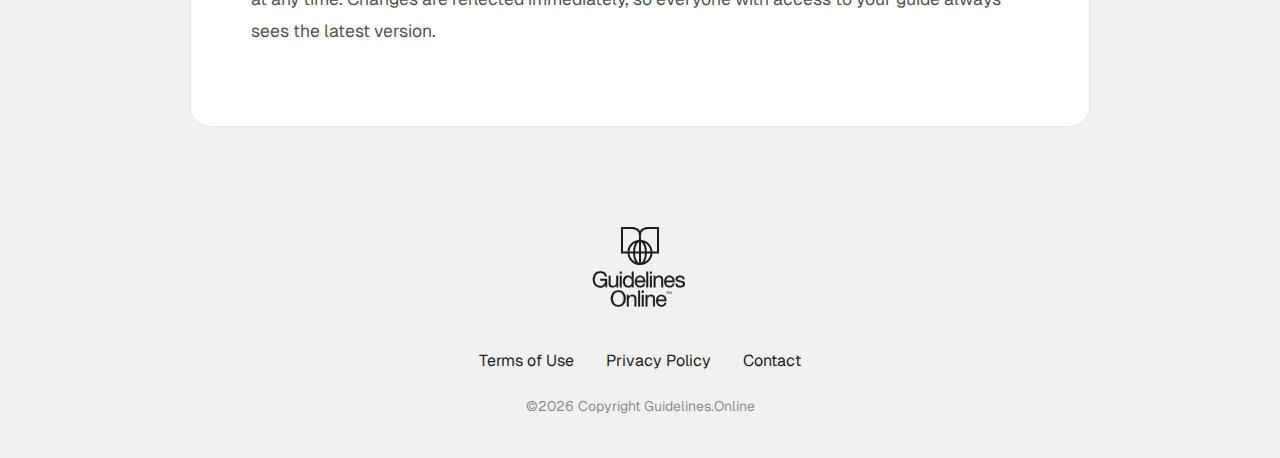
<file: guidelines.online/blog/style-guide-generator.html>
<!doctype html>
<html lang="en" dir="ltr">
<head>
    <meta charset="utf-8">
    <meta name="viewport" content="width=device-width, initial-scale=1">
    <title>Brand Style Guide Generator: Create Professional Guidelines in Minutes | Guidelines.online</title>
    <meta name="description" content="Discover the best brand style guide generators to create professional brand guidelines quickly. Compare free and paid tools, and learn how to build a style guide online in minutes.">
    <meta name="keywords" content="brand style guide generator, style guide generator free, online style guide generator, create style guide online, ai style guide generator, brand guidelines tool">
    <meta name="author" content="Guidelines.online">

    <!-- Favicon -->
    <link href="/framerusercontent.com/images/INI000emkqVqonNDvwgcop2Bpo8.png" rel="icon" media="(prefers-color-scheme: light)">
    <link href="/framerusercontent.com/images/oGOv7nq5cWV1H2aseI86HV5bTrc.png" rel="icon" media="(prefers-color-scheme: dark)">
    <link rel="apple-touch-icon" href="/framerusercontent.com/images/VXRHtzKgZ0aJz9utqmH6xSRG17I.png">

    <!-- Open Graph -->
    <meta property="og:type" content="article">
    <meta property="og:title" content="Brand Style Guide Generator: Create Professional Guidelines in Minutes">
    <meta property="og:description" content="Discover the best brand style guide generators to create professional brand guidelines quickly. Compare free and paid tools.">
    <meta property="og:url" content="https://www.guidelines.online/blog/style-guide-generator">
    <meta property="og:site_name" content="Guidelines.online">
    <meta property="og:image" content="https://www.guidelines.online/blog/images/style-guide-generator-cover.png">
    <meta property="article:published_time" content="2026-01-28T00:00:00Z">
    <meta property="article:modified_time" content="2026-01-28T00:00:00Z">
    <meta property="article:section" content="Tools">
    <meta property="article:tag" content="style guide generator">
    <meta property="article:tag" content="brand guidelines">
    <meta property="article:tag" content="design tools">

    <!-- Twitter -->
    <meta name="twitter:card" content="summary_large_image">
    <meta name="twitter:title" content="Brand Style Guide Generator: Create Professional Guidelines in Minutes">
    <meta name="twitter:description" content="Discover the best brand style guide generators to create professional brand guidelines quickly.">
    <meta name="twitter:image" content="https://www.guidelines.online/blog/images/style-guide-generator-cover.png">

    <!-- Canonical -->
    <link rel="canonical" href="https://www.guidelines.online/blog/style-guide-generator">

    <!-- Schema.org Article Markup -->
    <script type="application/ld+json">
    {
        "@context": "https://schema.org",
        "@type": "Article",
        "mainEntityOfPage": {
            "@type": "WebPage",
            "@id": "https://www.guidelines.online/blog/style-guide-generator"
        },
        "headline": "Brand Style Guide Generator: Create Professional Guidelines in Minutes",
        "description": "Discover the best brand style guide generators to create professional brand guidelines quickly. Compare free and paid tools, and learn how to build a style guide online in minutes.",
        "datePublished": "2026-01-28T00:00:00Z",
        "dateModified": "2026-01-28T00:00:00Z",
        "author": {
            "@type": "Organization",
            "name": "Guidelines.online",
            "url": "https://www.guidelines.online"
        },
        "publisher": {
            "@type": "Organization",
            "name": "Guidelines.online",
            "url": "https://www.guidelines.online",
            "logo": {
                "@type": "ImageObject",
                "url": "https://www.guidelines.online/framerusercontent.com/images/CLSoe4YF8B6FgXmFjLcXJPxNSf0.svg"
            }
        },
        "articleSection": "Tools",
        "keywords": ["brand style guide generator", "style guide generator", "online style guide", "brand guidelines tool"],
        "wordCount": 2000,
        "inLanguage": "en-US"
    }
    </script>

    <!-- BreadcrumbList Schema -->
    <script type="application/ld+json">
    {
        "@context": "https://schema.org",
        "@type": "BreadcrumbList",
        "itemListElement": [
            {
                "@type": "ListItem",
                "position": 1,
                "name": "Home",
                "item": "https://www.guidelines.online"
            },
            {
                "@type": "ListItem",
                "position": 2,
                "name": "Blog",
                "item": "https://www.guidelines.online/blog/"
            },
            {
                "@type": "ListItem",
                "position": 3,
                "name": "Style Guide Generator",
                "item": "https://www.guidelines.online/blog/style-guide-generator"
            }
        ]
    }
    </script>

    <!-- FAQ Schema -->
    <script type="application/ld+json">
    {
        "@context": "https://schema.org",
        "@type": "FAQPage",
        "mainEntity": [
            {
                "@type": "Question",
                "name": "What is a brand style guide generator?",
                "acceptedAnswer": {
                    "@type": "Answer",
                    "text": "A brand style guide generator is a tool that automatically creates brand guidelines documents from your brand assets like logos, colors, and fonts. These tools streamline the process of documenting brand standards that would traditionally take hours or days to create manually."
                }
            },
            {
                "@type": "Question",
                "name": "Are there free style guide generators available?",
                "acceptedAnswer": {
                    "@type": "Answer",
                    "text": "Yes, there are several free style guide generators available. Guidelines.online offers a free tier that lets you upload your logo and automatically generates color palettes, typography suggestions, and usage guidelines. Other options include Canva's brand kit feature and various open-source tools."
                }
            },
            {
                "@type": "Question",
                "name": "How long does it take to create a style guide with a generator?",
                "acceptedAnswer": {
                    "@type": "Answer",
                    "text": "With modern AI-powered style guide generators, you can create a basic brand style guide in as little as 5-10 minutes. Simply upload your logo, and the tool will automatically extract colors, suggest complementary palettes, and generate usage guidelines."
                }
            },
            {
                "@type": "Question",
                "name": "What should a brand style guide include?",
                "acceptedAnswer": {
                    "@type": "Answer",
                    "text": "A comprehensive brand style guide should include: logo usage guidelines with clear space and minimum size requirements, color palette with HEX, RGB, and CMYK values, typography specifications, imagery guidelines, and tone of voice standards. The best style guide generators cover all these elements."
                }
            }
        ]
    }
    </script>

    <style>
        *, *::before, *::after {
            box-sizing: border-box;
            margin: 0;
            padding: 0;
        }

        html {
            font-size: 16px;
            -webkit-font-smoothing: antialiased;
            -moz-osx-font-smoothing: grayscale;
        }

        body {
            font-family: 'Geist', 'Inter', -apple-system, BlinkMacSystemFont, 'Segoe UI', sans-serif;
            background-color: #f1f1f1;
            color: #1e1e1e;
            line-height: 1.7;
            min-height: 100vh;
        }

        @font-face {
            font-family: 'Geist';
            font-style: normal;
            font-weight: 400;
            font-display: swap;
            src: url(/fonts.gstatic.com/s/geist/v4/gyByhwUxId8gMEwcGFU.woff2) format('woff2');
        }
        @font-face {
            font-family: 'Geist';
            font-style: normal;
            font-weight: 500;
            font-display: swap;
            src: url(/fonts.gstatic.com/s/geist/v4/gyByhwUxId8gMEwcGFU.woff2) format('woff2');
        }
        @font-face {
            font-family: 'Geist';
            font-style: normal;
            font-weight: 700;
            font-display: swap;
            src: url(/fonts.gstatic.com/s/geist/v4/gyByhwUxId8gMEwcGFU.woff2) format('woff2');
        }

        a {
            color: rgb(0, 175, 236);
            text-decoration: none;
        }

        a:hover {
            text-decoration: underline;
        }

        img {
            max-width: 100%;
            height: auto;
        }

        .navbar-wrapper {
            position: fixed;
            top: 20px;
            left: 50%;
            transform: translateX(-50%);
            z-index: 1000;
            width: auto;
        }

        .navbar {
            background: white;
            border: 1px solid rgb(230, 230, 230);
            border-radius: 99px;
            padding: 12px 12px 12px 24px;
            display: flex;
            align-items: center;
            gap: 40px;
        }

        .navbar-logo {
            display: flex;
            align-items: center;
        }

        .navbar-logo img {
            height: 51px;
            width: auto;
        }

        .navbar-links {
            display: flex;
            align-items: center;
            gap: 40px;
        }

        .navbar-links a {
            font-size: 20px;
            color: rgb(30, 30, 30);
            transition: opacity 0.2s;
            font-weight: 400;
        }

        .navbar-links a:hover {
            opacity: 0.7;
            text-decoration: none;
        }

        .navbar-cta {
            background: rgb(0, 175, 236);
            color: white !important;
            padding: 15px 30px;
            border-radius: 99px;
            font-size: 22px;
            font-weight: 400;
            line-height: 30px;
            transition: opacity 0.2s;
            white-space: nowrap;
        }

        .navbar-cta:hover {
            opacity: 0.9;
            text-decoration: none;
        }

        .page-content {
            padding-top: 100px;
        }

        .article-container {
            background: white;
            border: 1px solid #e6e6e6;
            border-radius: 20px;
            margin: 40px;
            padding: 60px;
            max-width: 900px;
            margin-left: auto;
            margin-right: auto;
        }

        .breadcrumb {
            display: flex;
            align-items: center;
            gap: 8px;
            font-size: 0.875rem;
            color: rgba(30, 30, 30, 0.6);
            margin-bottom: 32px;
        }

        .breadcrumb a {
            color: rgba(30, 30, 30, 0.6);
        }

        .breadcrumb a:hover {
            color: rgb(0, 175, 236);
        }

        .breadcrumb-separator {
            color: rgba(30, 30, 30, 0.3);
        }

        .article-header {
            margin-bottom: 40px;
        }

        .article-meta {
            display: flex;
            align-items: center;
            gap: 16px;
            margin-bottom: 24px;
            flex-wrap: wrap;
        }

        .article-category {
            background: rgba(0, 175, 236, 0.1);
            color: rgb(0, 175, 236);
            padding: 6px 14px;
            border-radius: 99px;
            font-size: 0.75rem;
            font-weight: 500;
            text-transform: uppercase;
            letter-spacing: 0.05em;
        }

        .article-date {
            color: rgba(30, 30, 30, 0.6);
            font-size: 0.875rem;
        }

        .article-reading-time {
            color: rgba(30, 30, 30, 0.6);
            font-size: 0.875rem;
        }

        .article-title {
            font-size: 3rem;
            font-weight: 400;
            letter-spacing: -0.03em;
            line-height: 1.1;
            margin-bottom: 24px;
        }

        .article-excerpt {
            font-size: 1.25rem;
            color: rgba(30, 30, 30, 0.7);
            line-height: 1.6;
        }

        .article-content h2 {
            font-size: 2rem;
            font-weight: 500;
            letter-spacing: -0.02em;
            margin: 48px 0 24px;
            padding-top: 24px;
            border-top: 1px solid #e6e6e6;
        }

        .article-content h2:first-child {
            margin-top: 0;
            padding-top: 0;
            border-top: none;
        }

        .article-content h3 {
            font-size: 1.5rem;
            font-weight: 500;
            letter-spacing: -0.01em;
            margin: 32px 0 16px;
        }

        .article-content p {
            margin-bottom: 20px;
            font-size: 1.1rem;
            line-height: 1.8;
        }

        .article-content ul, .article-content ol {
            margin: 20px 0;
            padding-left: 24px;
        }

        .article-content li {
            margin-bottom: 12px;
            font-size: 1.1rem;
            line-height: 1.7;
        }

        .toc {
            background: #f8f8f8;
            border-radius: 12px;
            padding: 24px 32px;
            margin-bottom: 40px;
        }

        .toc h4 {
            font-size: 1rem;
            font-weight: 500;
            margin-bottom: 16px;
            color: rgba(30, 30, 30, 0.6);
            text-transform: uppercase;
            letter-spacing: 0.05em;
        }

        .toc ul {
            list-style: none;
            padding: 0;
            margin: 0;
        }

        .toc li {
            margin-bottom: 8px;
        }

        .toc a {
            color: #1e1e1e;
            font-size: 1rem;
        }

        .cta-box {
            background: linear-gradient(135deg, rgb(0, 175, 236), rgb(0, 140, 200));
            border-radius: 16px;
            padding: 48px;
            text-align: center;
            margin: 48px 0;
        }

        .cta-box h3 {
            color: white;
            font-size: 1.75rem;
            margin-bottom: 16px;
            font-weight: 500;
        }

        .cta-box p {
            font-size: 1.1rem;
            opacity: 0.9;
            margin-bottom: 24px;
            color: white;
        }

        .cta-button {
            display: inline-block;
            background: white;
            color: rgb(0, 175, 236);
            padding: 14px 32px;
            border-radius: 99px;
            font-weight: 500;
            font-size: 1rem;
            transition: transform 0.2s, box-shadow 0.2s;
        }

        .cta-button:hover {
            transform: translateY(-2px);
            box-shadow: 0 8px 24px rgba(0, 0, 0, 0.2);
            text-decoration: none;
        }

        .feature-grid {
            display: grid;
            grid-template-columns: repeat(2, 1fr);
            gap: 24px;
            margin: 32px 0;
        }

        .feature-card {
            background: #f8f8f8;
            border-radius: 12px;
            padding: 24px;
        }

        .feature-card h4 {
            font-size: 1.1rem;
            font-weight: 500;
            margin-bottom: 8px;
        }

        .feature-card p {
            font-size: 0.95rem;
            color: rgba(30, 30, 30, 0.7);
            margin-bottom: 0;
        }

        .comparison-table {
            width: 100%;
            border-collapse: collapse;
            margin: 32px 0;
            font-size: 0.95rem;
        }

        .comparison-table th,
        .comparison-table td {
            padding: 16px;
            text-align: left;
            border-bottom: 1px solid #e6e6e6;
        }

        .comparison-table th {
            background: #f8f8f8;
            font-weight: 500;
        }

        .comparison-table tr:hover {
            background: #fafafa;
        }

        .faq-section {
            margin-top: 48px;
            padding-top: 48px;
            border-top: 1px solid #e6e6e6;
        }

        .faq-item {
            margin-bottom: 24px;
            padding-bottom: 24px;
            border-bottom: 1px solid #e6e6e6;
        }

        .faq-item:last-child {
            border-bottom: none;
            margin-bottom: 0;
            padding-bottom: 0;
        }

        .faq-question {
            font-size: 1.2rem;
            font-weight: 500;
            margin-bottom: 12px;
            color: #1e1e1e;
        }

        .faq-answer {
            color: rgba(30, 30, 30, 0.8);
            font-size: 1rem;
            line-height: 1.7;
        }

        .footer {
            padding: 60px 40px 40px;
            text-align: center;
        }

        .footer-logo {
            display: inline-block;
            margin-bottom: 32px;
        }

        .footer-logo img {
            height: 80px;
            width: auto;
        }

        .footer-links {
            display: flex;
            justify-content: center;
            gap: 32px;
            margin-bottom: 20px;
        }

        .footer-links a {
            color: rgb(30, 30, 30);
            font-size: 16px;
            transition: opacity 0.2s;
        }

        .footer-links a:hover {
            opacity: 0.7;
            text-decoration: none;
        }

        .footer-copyright {
            color: rgba(30, 30, 30, 0.5);
            font-size: 14px;
        }

        @media (max-width: 1100px) {
            .navbar-wrapper {
                width: calc(100% - 40px);
                left: 20px;
                transform: none;
            }

            .navbar {
                width: 100%;
                justify-content: space-between;
            }
        }

        @media (max-width: 900px) {
            .navbar-links {
                display: none;
            }

            .navbar {
                padding: 12px 12px 12px 20px;
            }

            .article-container {
                margin: 20px;
                padding: 32px 24px;
            }

            .article-title {
                font-size: 2rem;
            }

            .feature-grid {
                grid-template-columns: 1fr;
            }

            .cta-box {
                padding: 32px 24px;
            }

            .footer {
                padding: 40px 20px;
            }
        }
    </style>
</head>
<body>
    <div class="navbar-wrapper">
        <nav class="navbar">
            <a href="/" class="navbar-logo">
                <img src="/framerusercontent.com/images/CLSoe4YF8B6FgXmFjLcXJPxNSf0.svg" alt="Guidelines.online">
            </a>
            <div class="navbar-links">
                <a href="/#about">About</a>
                <a href="/blog/">Blog</a>
                <a href="/#pricing">Pricing</a>
                <a href="/#showcase">Showcase</a>
            </div>
            <a href="https://app.guidelines.online/" class="navbar-cta" target="_blank" rel="noopener">Launch App</a>
        </nav>
    </div>

    <div class="page-content">
    <article class="article-container" itemscope itemtype="https://schema.org/Article">
        <nav class="breadcrumb" aria-label="Breadcrumb">
            <a href="/">Home</a>
            <span class="breadcrumb-separator">/</span>
            <a href="/blog/">Blog</a>
            <span class="breadcrumb-separator">/</span>
            <span>Style Guide Generator</span>
        </nav>

        <header class="article-header">
            <div class="article-meta">
                <span class="article-category">Tools</span>
                <time class="article-date" datetime="2026-01-28" itemprop="datePublished">January 28, 2026</time>
                <span class="article-reading-time">8 min read</span>
            </div>

            <h1 class="article-title" itemprop="headline">Brand Style Guide Generator: Create Professional Guidelines in Minutes</h1>

            <p class="article-excerpt" itemprop="description">
                Stop spending hours manually creating brand guidelines. Discover how modern style guide generators can help you build professional, shareable brand documentation in minutes instead of days.
            </p>
        </header>

        <div class="article-content" itemprop="articleBody">
            <nav class="toc">
                <h4>In This Article</h4>
                <ul>
                    <li><a href="#what-is-style-guide-generator">What Is a Style Guide Generator?</a></li>
                    <li><a href="#why-use-generator">Why Use a Style Guide Generator?</a></li>
                    <li><a href="#key-features">Key Features to Look For</a></li>
                    <li><a href="#top-tools">Top Style Guide Generator Tools</a></li>
                    <li><a href="#how-to-create">How to Create Your Style Guide</a></li>
                    <li><a href="#faq">Frequently Asked Questions</a></li>
                </ul>
            </nav>

            <h2 id="what-is-style-guide-generator">What Is a Brand Style Guide Generator?</h2>

            <p>A <strong>brand style guide generator</strong> is an online tool that automatically creates comprehensive brand guidelines from your existing brand assets. Instead of manually documenting every aspect of your visual identity, these tools extract colors from your logo, suggest typography pairings, and generate usage rules automatically.</p>

            <p>Traditional brand guidelines can take design agencies weeks to create, often costing thousands of dollars. Modern <a href="/">style guide generators</a> democratize this process, making professional brand documentation accessible to startups, small businesses, and freelancers who need brand consistency without the enterprise budget.</p>

            <h2 id="why-use-generator">Why Use a Style Guide Generator?</h2>

            <p>Creating brand guidelines manually is time-consuming and requires design expertise. Here's why a style guide generator makes sense:</p>

            <div class="feature-grid">
                <div class="feature-card">
                    <h4>Save Hours of Work</h4>
                    <p>What takes days manually can be done in minutes. Upload your logo and get instant color extraction, typography suggestions, and usage guidelines.</p>
                </div>
                <div class="feature-card">
                    <h4>Professional Results</h4>
                    <p>Get agency-quality brand guidelines without the agency price tag. Templates follow industry best practices for brand documentation.</p>
                </div>
                <div class="feature-card">
                    <h4>Always Up-to-Date</h4>
                    <p>Online style guides stay current. Update your colors or fonts once, and everyone sees the latest version instantly.</p>
                </div>
                <div class="feature-card">
                    <h4>Easy Sharing</h4>
                    <p>Share a single link with your team, contractors, and partners. No more emailing outdated PDF files.</p>
                </div>
            </div>

            <h2 id="key-features">Key Features to Look For</h2>

            <p>Not all style guide generators are created equal. When evaluating tools, look for these essential features:</p>

            <h3>Automatic Color Extraction</h3>
            <p>The best tools analyze your logo and automatically extract your brand colors, providing HEX, RGB, and CMYK values ready for both digital and print use.</p>

            <h3>Typography Management</h3>
            <p>Look for generators that suggest font pairings and create a typography scale with specific sizes for headings, body text, and UI elements.</p>

            <h3>Logo Usage Guidelines</h3>
            <p>Professional style guides include clear space requirements, minimum sizes, and examples of incorrect logo usage. Good generators create these automatically.</p>

            <h3>Shareable Online Format</h3>
            <p>Modern brand guidelines should be web-based for easy access. Look for tools that provide a unique URL you can share with anyone.</p>

            <div class="cta-box">
                <h3>Create Your Style Guide in 2 Minutes</h3>
                <p>Upload your logo and let our AI generate professional brand guidelines automatically. Free to start.</p>
                <a href="https://app.guidelines.online/" class="cta-button" target="_blank" rel="noopener">Try Guidelines.online Free</a>
            </div>

            <h2 id="top-tools">Top Style Guide Generator Tools in 2026</h2>

            <p>Here's how the leading style guide generators compare:</p>

            <table class="comparison-table">
                <thead>
                    <tr>
                        <th>Tool</th>
                        <th>Best For</th>
                        <th>Free Tier</th>
                        <th>Key Feature</th>
                    </tr>
                </thead>
                <tbody>
                    <tr>
                        <td><strong>Guidelines.online</strong></td>
                        <td>Quick, professional guides</td>
                        <td>Yes</td>
                        <td>AI-powered auto-generation</td>
                    </tr>
                    <tr>
                        <td><strong>Frontify</strong></td>
                        <td>Enterprise teams</td>
                        <td>Trial only</td>
                        <td>Asset management</td>
                    </tr>
                    <tr>
                        <td><strong>Canva Brand Kit</strong></td>
                        <td>Canva users</td>
                        <td>Limited</td>
                        <td>Design integration</td>
                    </tr>
                    <tr>
                        <td><strong>Brandfolder</strong></td>
                        <td>Large organizations</td>
                        <td>No</td>
                        <td>DAM features</td>
                    </tr>
                </tbody>
            </table>

            <h3>Guidelines.online</h3>
            <p><a href="/">Guidelines.online</a> is purpose-built for creating brand style guides quickly. Upload your logo, and the AI extracts colors, suggests complementary palettes, and generates a complete, shareable brand guidelines page. The free tier includes everything you need to get started.</p>

            <h3>Frontify</h3>
            <p>Frontify is an enterprise-focused brand management platform. It's powerful but complex, with pricing that reflects its enterprise target market. Best for large teams with dedicated brand managers.</p>

            <h3>Canva Brand Kit</h3>
            <p>If you already use Canva for design, their brand kit feature helps maintain consistency within Canva projects. However, it's limited to the Canva ecosystem and requires a Pro subscription.</p>

            <h2 id="how-to-create">How to Create Your Style Guide Online</h2>

            <p>Follow these steps to create professional brand guidelines using a style guide generator:</p>

            <ol>
                <li><strong>Gather Your Assets:</strong> Have your logo file ready (SVG or high-quality PNG works best). If you have specific colors or fonts in mind, note those too.</li>
                <li><strong>Upload Your Logo:</strong> Most generators start by analyzing your logo to extract brand colors and suggest guidelines.</li>
                <li><strong>Review Generated Colors:</strong> Check the extracted color palette. Add secondary colors or adjust as needed.</li>
                <li><strong>Set Typography:</strong> Choose your brand fonts or accept AI suggestions. Define sizes for different text elements.</li>
                <li><strong>Add Usage Guidelines:</strong> Include clear space rules, minimum sizes, and examples of what not to do.</li>
                <li><strong>Share Your Guide:</strong> Get your unique URL and share it with your team, vendors, and partners.</li>
            </ol>

            <div class="cta-box">
                <h3>Ready to Create Your Brand Guidelines?</h3>
                <p>Join thousands of brands using Guidelines.online to maintain visual consistency.</p>
                <a href="https://app.guidelines.online/" class="cta-button" target="_blank" rel="noopener">Generate Style Guide Free</a>
            </div>

            <section class="faq-section" id="faq">
                <h2>Frequently Asked Questions</h2>

                <div class="faq-item">
                    <h3 class="faq-question">What is a brand style guide generator?</h3>
                    <p class="faq-answer">A brand style guide generator is a tool that automatically creates brand guidelines documents from your brand assets like logos, colors, and fonts. These tools streamline the process of documenting brand standards that would traditionally take hours or days to create manually.</p>
                </div>

                <div class="faq-item">
                    <h3 class="faq-question">Are there free style guide generators available?</h3>
                    <p class="faq-answer">Yes, there are several free style guide generators available. <a href="/">Guidelines.online</a> offers a free tier that lets you upload your logo and automatically generates color palettes, typography suggestions, and usage guidelines. Other options include Canva's brand kit feature and various open-source tools.</p>
                </div>

                <div class="faq-item">
                    <h3 class="faq-question">How long does it take to create a style guide with a generator?</h3>
                    <p class="faq-answer">With modern AI-powered style guide generators, you can create a basic brand style guide in as little as 5-10 minutes. Simply upload your logo, and the tool will automatically extract colors, suggest complementary palettes, and generate usage guidelines.</p>
                </div>

                <div class="faq-item">
                    <h3 class="faq-question">What should a brand style guide include?</h3>
                    <p class="faq-answer">A comprehensive brand style guide should include: logo usage guidelines with clear space and minimum size requirements, color palette with HEX, RGB, and CMYK values, typography specifications, imagery guidelines, and tone of voice standards. The best style guide generators cover all these elements.</p>
                </div>

                <div class="faq-item">
                    <h3 class="faq-question">Can I update my style guide after creating it?</h3>
                    <p class="faq-answer">Yes, online style guide generators like Guidelines.online allow you to update your brand guidelines at any time. Changes are reflected immediately, so everyone with access to your guide always sees the latest version.</p>
                </div>
            </section>
        </div>
    </article>

    <footer class="footer">
        <a href="/" class="footer-logo">
            <img src="/framerusercontent.com/images/WBq3XHiwxHBndfcmO3vpZRHf1k.svg" alt="Guidelines Online">
        </a>
        <div class="footer-links">
            <a href="/terms">Terms of Use</a>
            <a href="/privacy">Privacy Policy</a>
            <a href="/contact">Contact</a>
        </div>
        <p class="footer-copyright">&copy;2026 Copyright Guidelines.Online</p>
    </footer>
    </div>
</body>
</html>
</file>
<file: app.guidelines.online/assets/index-DohPsyN0.css>
@import"../../fonts.googleapis.com/css2%3Ffamily=Roboto+Flex:wght@100%3B200%3B300%3B400%3B500%3B600%3B700%3B800%3B900&display=swap.css";*,:before,:after{--tw-border-spacing-x: 0;--tw-border-spacing-y: 0;--tw-translate-x: 0;--tw-translate-y: 0;--tw-rotate: 0;--tw-skew-x: 0;--tw-skew-y: 0;--tw-scale-x: 1;--tw-scale-y: 1;--tw-pan-x: ;--tw-pan-y: ;--tw-pinch-zoom: ;--tw-scroll-snap-strictness: proximity;--tw-gradient-from-position: ;--tw-gradient-via-position: ;--tw-gradient-to-position: ;--tw-ordinal: ;--tw-slashed-zero: ;--tw-numeric-figure: ;--tw-numeric-spacing: ;--tw-numeric-fraction: ;--tw-ring-inset: ;--tw-ring-offset-width: 0px;--tw-ring-offset-color: #fff;--tw-ring-color: rgb(59 130 246 / .5);--tw-ring-offset-shadow: 0 0 #0000;--tw-ring-shadow: 0 0 #0000;--tw-shadow: 0 0 #0000;--tw-shadow-colored: 0 0 #0000;--tw-blur: ;--tw-brightness: ;--tw-contrast: ;--tw-grayscale: ;--tw-hue-rotate: ;--tw-invert: ;--tw-saturate: ;--tw-sepia: ;--tw-drop-shadow: ;--tw-backdrop-blur: ;--tw-backdrop-brightness: ;--tw-backdrop-contrast: ;--tw-backdrop-grayscale: ;--tw-backdrop-hue-rotate: ;--tw-backdrop-invert: ;--tw-backdrop-opacity: ;--tw-backdrop-saturate: ;--tw-backdrop-sepia: ;--tw-contain-size: ;--tw-contain-layout: ;--tw-contain-paint: ;--tw-contain-style: }::backdrop{--tw-border-spacing-x: 0;--tw-border-spacing-y: 0;--tw-translate-x: 0;--tw-translate-y: 0;--tw-rotate: 0;--tw-skew-x: 0;--tw-skew-y: 0;--tw-scale-x: 1;--tw-scale-y: 1;--tw-pan-x: ;--tw-pan-y: ;--tw-pinch-zoom: ;--tw-scroll-snap-strictness: proximity;--tw-gradient-from-position: ;--tw-gradient-via-position: ;--tw-gradient-to-position: ;--tw-ordinal: ;--tw-slashed-zero: ;--tw-numeric-figure: ;--tw-numeric-spacing: ;--tw-numeric-fraction: ;--tw-ring-inset: ;--tw-ring-offset-width: 0px;--tw-ring-offset-color: #fff;--tw-ring-color: rgb(59 130 246 / .5);--tw-ring-offset-shadow: 0 0 #0000;--tw-ring-shadow: 0 0 #0000;--tw-shadow: 0 0 #0000;--tw-shadow-colored: 0 0 #0000;--tw-blur: ;--tw-brightness: ;--tw-contrast: ;--tw-grayscale: ;--tw-hue-rotate: ;--tw-invert: ;--tw-saturate: ;--tw-sepia: ;--tw-drop-shadow: ;--tw-backdrop-blur: ;--tw-backdrop-brightness: ;--tw-backdrop-contrast: ;--tw-backdrop-grayscale: ;--tw-backdrop-hue-rotate: ;--tw-backdrop-invert: ;--tw-backdrop-opacity: ;--tw-backdrop-saturate: ;--tw-backdrop-sepia: ;--tw-contain-size: ;--tw-contain-layout: ;--tw-contain-paint: ;--tw-contain-style: }*,:before,:after{box-sizing:border-box;border-width:0;border-style:solid;border-color:#e5e7eb}:before,:after{--tw-content: ""}html,:host{line-height:1.5;-webkit-text-size-adjust:100%;-moz-tab-size:4;-o-tab-size:4;tab-size:4;font-family:ui-sans-serif,system-ui,sans-serif,"Apple Color Emoji","Segoe UI Emoji",Segoe UI Symbol,"Noto Color Emoji";font-feature-settings:normal;font-variation-settings:normal;-webkit-tap-highlight-color:transparent}body{margin:0;line-height:inherit}hr{height:0;color:inherit;border-top-width:1px}abbr:where([title]){-webkit-text-decoration:underline dotted;text-decoration:underline dotted}h1,h2,h3,h4,h5,h6{font-size:inherit;font-weight:inherit}a{color:inherit;text-decoration:inherit}b,strong{font-weight:bolder}code,kbd,samp,pre{font-family:ui-monospace,SFMono-Regular,Menlo,Monaco,Consolas,Liberation Mono,Courier New,monospace;font-feature-settings:normal;font-variation-settings:normal;font-size:1em}small{font-size:80%}sub,sup{font-size:75%;line-height:0;position:relative;vertical-align:baseline}sub{bottom:-.25em}sup{top:-.5em}table{text-indent:0;border-color:inherit;border-collapse:collapse}button,input,optgroup,select,textarea{font-family:inherit;font-feature-settings:inherit;font-variation-settings:inherit;font-size:100%;font-weight:inherit;line-height:inherit;letter-spacing:inherit;color:inherit;margin:0;padding:0}button,select{text-transform:none}button,input:where([type=button]),input:where([type=reset]),input:where([type=submit]){-webkit-appearance:button;background-color:transparent;background-image:none}:-moz-focusring{outline:auto}:-moz-ui-invalid{box-shadow:none}progress{vertical-align:baseline}::-webkit-inner-spin-button,::-webkit-outer-spin-button{height:auto}[type=search]{-webkit-appearance:textfield;outline-offset:-2px}::-webkit-search-decoration{-webkit-appearance:none}::-webkit-file-upload-button{-webkit-appearance:button;font:inherit}summary{display:list-item}blockquote,dl,dd,h1,h2,h3,h4,h5,h6,hr,figure,p,pre{margin:0}fieldset{margin:0;padding:0}legend{padding:0}ol,ul,menu{list-style:none;margin:0;padding:0}dialog{padding:0}textarea{resize:vertical}input::-moz-placeholder,textarea::-moz-placeholder{opacity:1;color:#9ca3af}input::placeholder,textarea::placeholder{opacity:1;color:#9ca3af}button,[role=button]{cursor:pointer}:disabled{cursor:default}img,svg,video,canvas,audio,iframe,embed,object{display:block;vertical-align:middle}img,video{max-width:100%;height:auto}[hidden]:where(:not([hidden=until-found])){display:none}:root{--background: 0 0% 100%;--foreground: 222.2 84% 4.9%;--card: 0 0% 100%;--card-foreground: 222.2 84% 4.9%;--popover: 0 0% 100%;--popover-foreground: 222.2 84% 4.9%;--primary: 199 100% 46%;--primary-foreground: 210 40% 98%;--secondary: 210 40% 96%;--secondary-foreground: 222.2 84% 4.9%;--muted: 210 40% 96%;--muted-foreground: 215.4 16.3% 46.9%;--accent: 210 40% 96%;--accent-foreground: 222.2 84% 4.9%;--destructive: 0 84.2% 60.2%;--destructive-foreground: 210 40% 98%;--border: 214.3 31.8% 91.4%;--input: 214.3 31.8% 91.4%;--ring: 199 100% 46%;--chart-1: 199 100% 46%;--chart-2: 220 70% 50%;--chart-3: 160 60% 45%;--chart-4: 30 80% 55%;--chart-5: 340 65% 50%;--sidebar-background: 0 0% 100%;--sidebar-foreground: 222.2 84% 4.9%;--sidebar-muted: 210 40% 96%;--sidebar-muted-foreground: 215.4 16.3% 46.9%;--sidebar-border: 214.3 31.8% 91.4%;--sidebar-ring: 199 100% 46%}.dark{--background: 222.2 84% 4.9%;--foreground: 210 40% 98%;--card: 222.2 84% 4.9%;--card-foreground: 210 40% 98%;--popover: 222.2 84% 4.9%;--popover-foreground: 210 40% 98%;--primary: 199 100% 46%;--primary-foreground: 222.2 84% 4.9%;--secondary: 217.2 32.6% 17.5%;--secondary-foreground: 210 40% 98%;--muted: 217.2 32.6% 17.5%;--muted-foreground: 215 20.2% 65.1%;--accent: 217.2 32.6% 17.5%;--accent-foreground: 210 40% 98%;--destructive: 0 62.8% 30.6%;--destructive-foreground: 210 40% 98%;--border: 217.2 32.6% 17.5%;--input: 217.2 32.6% 17.5%;--ring: 199 100% 46%;--chart-1: 199 100% 46%;--chart-2: 220 70% 50%;--chart-3: 160 60% 45%;--chart-4: 30 80% 55%;--chart-5: 340 65% 50%;--sidebar-background: 222.2 84% 4.9%;--sidebar-foreground: 210 40% 98%;--sidebar-muted: 217.2 32.6% 17.5%;--sidebar-muted-foreground: 215 20.2% 65.1%;--sidebar-border: 217.2 32.6% 17.5%;--sidebar-ring: 199 100% 46%}*{border-color:hsl(var(--border))}body{background-color:hsl(var(--background));font-family:ui-sans-serif,system-ui,sans-serif,"Apple Color Emoji","Segoe UI Emoji",Segoe UI Symbol,"Noto Color Emoji";color:hsl(var(--foreground));-webkit-font-smoothing:antialiased;-moz-osx-font-smoothing:grayscale}h1,h2,h3,h4,h5,h6{font-family:Roboto Flex,sans-serif;font-weight:700}.container{width:100%;margin-right:auto;margin-left:auto}@media (min-width: 100%){.container{max-width:100%}}@media (min-width: 992px){.container{max-width:992px}}@media (min-width: 1280px){.container{max-width:1280px}}.sr-only{position:absolute;width:1px;height:1px;padding:0;margin:-1px;overflow:hidden;clip:rect(0,0,0,0);white-space:nowrap;border-width:0}.pointer-events-none{pointer-events:none}.pointer-events-auto{pointer-events:auto}.visible{visibility:visible}.invisible{visibility:hidden}.fixed{position:fixed}.absolute{position:absolute}.relative{position:relative}.inset-0{top:0;right:0;bottom:0;left:0}.inset-x-0{left:0;right:0}.inset-y-0{top:0;bottom:0}.-bottom-12{bottom:-3rem}.-left-12{left:-3rem}.-right-12{right:-3rem}.-right-4{right:-1rem}.-top-12{top:-3rem}.bottom-0{bottom:0}.bottom-2{bottom:.5rem}.left-0{left:0}.left-1{left:.25rem}.left-1\/2{left:50%}.left-16{left:4rem}.left-2{left:.5rem}.left-3{left:.75rem}.left-\[50\%\]{left:50%}.right-0{right:0}.right-1{right:.25rem}.right-2{right:.5rem}.right-3{right:.75rem}.right-4{right:1rem}.right-6{right:1.5rem}.top-0{top:0}.top-1{top:.25rem}.top-1\.5{top:.375rem}.top-1\/2{top:50%}.top-2{top:.5rem}.top-3\.5{top:.875rem}.top-4{top:1rem}.top-6{top:1.5rem}.top-\[1px\]{top:1px}.top-\[50\%\]{top:50%}.top-\[60\%\]{top:60%}.top-full{top:100%}.z-0{z-index:0}.z-10{z-index:10}.z-20{z-index:20}.z-30{z-index:30}.z-40{z-index:40}.z-50{z-index:50}.z-\[100\]{z-index:100}.z-\[1\]{z-index:1}.m-2{margin:.5rem}.-mx-1{margin-left:-.25rem;margin-right:-.25rem}.mx-2{margin-left:.5rem;margin-right:.5rem}.mx-3\.5{margin-left:.875rem;margin-right:.875rem}.mx-4{margin-left:1rem;margin-right:1rem}.mx-auto{margin-left:auto;margin-right:auto}.my-0\.5{margin-top:.125rem;margin-bottom:.125rem}.my-1{margin-top:.25rem;margin-bottom:.25rem}.-ml-4{margin-left:-1rem}.-mt-4{margin-top:-1rem}.mb-1{margin-bottom:.25rem}.mb-10{margin-bottom:2.5rem}.mb-2{margin-bottom:.5rem}.mb-3{margin-bottom:.75rem}.mb-4{margin-bottom:1rem}.mb-6{margin-bottom:1.5rem}.mb-8{margin-bottom:2rem}.ml-0{margin-left:0}.ml-1{margin-left:.25rem}.ml-2{margin-left:.5rem}.ml-auto{margin-left:auto}.mr-1{margin-right:.25rem}.mr-2{margin-right:.5rem}.mt-0\.5{margin-top:.125rem}.mt-1{margin-top:.25rem}.mt-1\.5{margin-top:.375rem}.mt-2{margin-top:.5rem}.mt-24{margin-top:6rem}.mt-3{margin-top:.75rem}.mt-4{margin-top:1rem}.mt-6{margin-top:1.5rem}.mt-8{margin-top:2rem}.mt-auto{margin-top:auto}.block{display:block}.flex{display:flex}.inline-flex{display:inline-flex}.table{display:table}.grid{display:grid}.contents{display:contents}.hidden{display:none}.aspect-square{aspect-ratio:1 / 1}.aspect-video{aspect-ratio:16 / 9}.size-10{width:2.5rem;height:2.5rem}.size-14{width:3.5rem;height:3.5rem}.size-16{width:4rem;height:4rem}.size-2{width:.5rem;height:.5rem}.size-3\.5{width:.875rem;height:.875rem}.size-4{width:1rem;height:1rem}.size-5{width:1.25rem;height:1.25rem}.size-6{width:1.5rem;height:1.5rem}.size-7{width:1.75rem;height:1.75rem}.size-8{width:2rem;height:2rem}.size-9{width:2.25rem;height:2.25rem}.size-\[1\.125rem\]{width:1.125rem;height:1.125rem}.size-full{width:100%;height:100%}.h-1\.5{height:.375rem}.h-10{height:2.5rem}.h-11{height:2.75rem}.h-12{height:3rem}.h-16{height:4rem}.h-2{height:.5rem}.h-2\.5{height:.625rem}.h-20{height:5rem}.h-24{height:6rem}.h-3{height:.75rem}.h-3\.5{height:.875rem}.h-32{height:8rem}.h-4{height:1rem}.h-48{height:12rem}.h-5{height:1.25rem}.h-6{height:1.5rem}.h-7{height:1.75rem}.h-8{height:2rem}.h-9{height:2.25rem}.h-\[1px\]{height:1px}.h-\[calc\(100vh-2rem\)\]{height:calc(100vh - 2rem)}.h-\[var\(--radix-navigation-menu-viewport-height\)\]{height:var(--radix-navigation-menu-viewport-height)}.h-\[var\(--radix-select-trigger-height\)\]{height:var(--radix-select-trigger-height)}.h-auto{height:auto}.h-full{height:100%}.h-px{height:1px}.h-screen{height:100vh}.h-svh{height:100svh}.max-h-16{max-height:4rem}.max-h-96{max-height:24rem}.max-h-\[300px\]{max-height:300px}.max-h-full{max-height:100%}.max-h-screen{max-height:100vh}.min-h-0{min-height:0px}.min-h-11{min-height:2.75rem}.min-h-\[80px\]{min-height:80px}.min-h-screen{min-height:100vh}.min-h-svh{min-height:100svh}.w-0{width:0px}.w-1{width:.25rem}.w-10{width:2.5rem}.w-11{width:2.75rem}.w-12{width:3rem}.w-16{width:4rem}.w-2{width:.5rem}.w-2\.5{width:.625rem}.w-20{width:5rem}.w-3{width:.75rem}.w-3\.5{width:.875rem}.w-3\/4{width:75%}.w-4{width:1rem}.w-40{width:10rem}.w-48{width:12rem}.w-5{width:1.25rem}.w-6{width:1.5rem}.w-64{width:16rem}.w-7{width:1.75rem}.w-72{width:18rem}.w-8{width:2rem}.w-80{width:20rem}.w-9{width:2.25rem}.w-96{width:24rem}.w-\[--sidebar-width\]{width:var(--sidebar-width)}.w-\[100px\]{width:100px}.w-\[1px\]{width:1px}.w-\[90\%\]{width:90%}.w-auto{width:auto}.w-full{width:100%}.w-max{width:-moz-max-content;width:max-content}.w-px{width:1px}.min-w-0{min-width:0px}.min-w-18{min-width:4.5rem}.min-w-32{min-width:8rem}.min-w-5{min-width:1.25rem}.min-w-\[12rem\]{min-width:12rem}.min-w-\[8rem\]{min-width:8rem}.min-w-\[var\(--radix-select-trigger-width\)\]{min-width:var(--radix-select-trigger-width)}.max-w-\[--skeleton-width\]{max-width:var(--skeleton-width)}.max-w-\[1200px\]{max-width:1200px}.max-w-\[200px\]{max-width:200px}.max-w-\[40rem\]{max-width:40rem}.max-w-full{max-width:100%}.max-w-lg{max-width:48rem}.max-w-md{max-width:35rem}.max-w-xs{max-width:25rem}.flex-1{flex:1 1 0%}.shrink-0{flex-shrink:0}.grow{flex-grow:1}.grow-0{flex-grow:0}.basis-full{flex-basis:100%}.table-fixed{table-layout:fixed}.caption-bottom{caption-side:bottom}.border-collapse{border-collapse:collapse}.-translate-x-1\/2{--tw-translate-x: -50%;transform:translate(var(--tw-translate-x),var(--tw-translate-y)) rotate(var(--tw-rotate)) skew(var(--tw-skew-x)) skewY(var(--tw-skew-y)) scaleX(var(--tw-scale-x)) scaleY(var(--tw-scale-y))}.-translate-x-px{--tw-translate-x: -1px;transform:translate(var(--tw-translate-x),var(--tw-translate-y)) rotate(var(--tw-rotate)) skew(var(--tw-skew-x)) skewY(var(--tw-skew-y)) scaleX(var(--tw-scale-x)) scaleY(var(--tw-scale-y))}.-translate-y-1{--tw-translate-y: -.25rem;transform:translate(var(--tw-translate-x),var(--tw-translate-y)) rotate(var(--tw-rotate)) skew(var(--tw-skew-x)) skewY(var(--tw-skew-y)) scaleX(var(--tw-scale-x)) scaleY(var(--tw-scale-y))}.-translate-y-1\/2{--tw-translate-y: -50%;transform:translate(var(--tw-translate-x),var(--tw-translate-y)) rotate(var(--tw-rotate)) skew(var(--tw-skew-x)) skewY(var(--tw-skew-y)) scaleX(var(--tw-scale-x)) scaleY(var(--tw-scale-y))}.translate-x-\[-50\%\]{--tw-translate-x: -50%;transform:translate(var(--tw-translate-x),var(--tw-translate-y)) rotate(var(--tw-rotate)) skew(var(--tw-skew-x)) skewY(var(--tw-skew-y)) scaleX(var(--tw-scale-x)) scaleY(var(--tw-scale-y))}.translate-x-px{--tw-translate-x: 1px;transform:translate(var(--tw-translate-x),var(--tw-translate-y)) rotate(var(--tw-rotate)) skew(var(--tw-skew-x)) skewY(var(--tw-skew-y)) scaleX(var(--tw-scale-x)) scaleY(var(--tw-scale-y))}.translate-y-\[-50\%\]{--tw-translate-y: -50%;transform:translate(var(--tw-translate-x),var(--tw-translate-y)) rotate(var(--tw-rotate)) skew(var(--tw-skew-x)) skewY(var(--tw-skew-y)) scaleX(var(--tw-scale-x)) scaleY(var(--tw-scale-y))}.rotate-180{--tw-rotate: 180deg;transform:translate(var(--tw-translate-x),var(--tw-translate-y)) rotate(var(--tw-rotate)) skew(var(--tw-skew-x)) skewY(var(--tw-skew-y)) scaleX(var(--tw-scale-x)) scaleY(var(--tw-scale-y))}.rotate-45{--tw-rotate: 45deg;transform:translate(var(--tw-translate-x),var(--tw-translate-y)) rotate(var(--tw-rotate)) skew(var(--tw-skew-x)) skewY(var(--tw-skew-y)) scaleX(var(--tw-scale-x)) scaleY(var(--tw-scale-y))}.rotate-90{--tw-rotate: 90deg;transform:translate(var(--tw-translate-x),var(--tw-translate-y)) rotate(var(--tw-rotate)) skew(var(--tw-skew-x)) skewY(var(--tw-skew-y)) scaleX(var(--tw-scale-x)) scaleY(var(--tw-scale-y))}.transform{transform:translate(var(--tw-translate-x),var(--tw-translate-y)) rotate(var(--tw-rotate)) skew(var(--tw-skew-x)) skewY(var(--tw-skew-y)) scaleX(var(--tw-scale-x)) scaleY(var(--tw-scale-y))}@keyframes pulse{50%{opacity:.5}}.animate-pulse{animation:pulse 2s cubic-bezier(.4,0,.6,1) infinite}@keyframes spin{to{transform:rotate(360deg)}}.animate-spin{animation:spin 1s linear infinite}.cursor-default{cursor:default}.cursor-pointer{cursor:pointer}.touch-none{touch-action:none}.select-none{-webkit-user-select:none;-moz-user-select:none;user-select:none}.resize{resize:both}.list-none{list-style-type:none}.grid-cols-1{grid-template-columns:repeat(1,minmax(0,1fr))}.grid-cols-2{grid-template-columns:repeat(2,minmax(0,1fr))}.flex-row{flex-direction:row}.flex-col{flex-direction:column}.flex-col-reverse{flex-direction:column-reverse}.flex-wrap{flex-wrap:wrap}.items-start{align-items:flex-start}.items-end{align-items:flex-end}.items-center{align-items:center}.items-stretch{align-items:stretch}.justify-center{justify-content:center}.justify-between{justify-content:space-between}.gap-1{gap:.25rem}.gap-1\.5{gap:.375rem}.gap-2{gap:.5rem}.gap-3{gap:.75rem}.gap-4{gap:1rem}.gap-6{gap:1.5rem}.space-x-1>:not([hidden])~:not([hidden]){--tw-space-x-reverse: 0;margin-right:calc(.25rem * var(--tw-space-x-reverse));margin-left:calc(.25rem * calc(1 - var(--tw-space-x-reverse)))}.space-x-2>:not([hidden])~:not([hidden]){--tw-space-x-reverse: 0;margin-right:calc(.5rem * var(--tw-space-x-reverse));margin-left:calc(.5rem * calc(1 - var(--tw-space-x-reverse)))}.space-x-4>:not([hidden])~:not([hidden]){--tw-space-x-reverse: 0;margin-right:calc(1rem * var(--tw-space-x-reverse));margin-left:calc(1rem * calc(1 - var(--tw-space-x-reverse)))}.space-y-0>:not([hidden])~:not([hidden]){--tw-space-y-reverse: 0;margin-top:calc(0px * calc(1 - var(--tw-space-y-reverse)));margin-bottom:calc(0px * var(--tw-space-y-reverse))}.space-y-1>:not([hidden])~:not([hidden]){--tw-space-y-reverse: 0;margin-top:calc(.25rem * calc(1 - var(--tw-space-y-reverse)));margin-bottom:calc(.25rem * var(--tw-space-y-reverse))}.space-y-1\.5>:not([hidden])~:not([hidden]){--tw-space-y-reverse: 0;margin-top:calc(.375rem * calc(1 - var(--tw-space-y-reverse)));margin-bottom:calc(.375rem * var(--tw-space-y-reverse))}.space-y-12>:not([hidden])~:not([hidden]){--tw-space-y-reverse: 0;margin-top:calc(3rem * calc(1 - var(--tw-space-y-reverse)));margin-bottom:calc(3rem * var(--tw-space-y-reverse))}.space-y-2>:not([hidden])~:not([hidden]){--tw-space-y-reverse: 0;margin-top:calc(.5rem * calc(1 - var(--tw-space-y-reverse)));margin-bottom:calc(.5rem * var(--tw-space-y-reverse))}.space-y-3>:not([hidden])~:not([hidden]){--tw-space-y-reverse: 0;margin-top:calc(.75rem * calc(1 - var(--tw-space-y-reverse)));margin-bottom:calc(.75rem * var(--tw-space-y-reverse))}.space-y-4>:not([hidden])~:not([hidden]){--tw-space-y-reverse: 0;margin-top:calc(1rem * calc(1 - var(--tw-space-y-reverse)));margin-bottom:calc(1rem * var(--tw-space-y-reverse))}.space-y-6>:not([hidden])~:not([hidden]){--tw-space-y-reverse: 0;margin-top:calc(1.5rem * calc(1 - var(--tw-space-y-reverse)));margin-bottom:calc(1.5rem * var(--tw-space-y-reverse))}.space-y-8>:not([hidden])~:not([hidden]){--tw-space-y-reverse: 0;margin-top:calc(2rem * calc(1 - var(--tw-space-y-reverse)));margin-bottom:calc(2rem * var(--tw-space-y-reverse))}.overflow-auto{overflow:auto}.overflow-hidden{overflow:hidden}.overflow-scroll{overflow:scroll}.overflow-y-auto{overflow-y:auto}.overflow-x-hidden{overflow-x:hidden}.truncate{overflow:hidden;text-overflow:ellipsis;white-space:nowrap}.whitespace-nowrap{white-space:nowrap}.break-words{overflow-wrap:break-word}.rounded{border-radius:.25rem}.rounded-\[2px\]{border-radius:2px}.rounded-\[inherit\]{border-radius:inherit}.rounded-full{border-radius:9999px}.rounded-lg{border-radius:var(--radius)}.rounded-md{border-radius:calc(var(--radius) - 2px)}.rounded-none{border-radius:0}.rounded-sm{border-radius:calc(var(--radius) - 4px)}.rounded-t-\[10px\]{border-top-left-radius:10px;border-top-right-radius:10px}.rounded-tl-sm{border-top-left-radius:calc(var(--radius) - 4px)}.border{border-width:1px}.border-0{border-width:0px}.border-2{border-width:2px}.border-\[1\.5px\]{border-width:1.5px}.border-y{border-top-width:1px;border-bottom-width:1px}.border-b{border-bottom-width:1px}.border-b-2{border-bottom-width:2px}.border-l{border-left-width:1px}.border-l-4{border-left-width:4px}.border-r{border-right-width:1px}.border-t{border-top-width:1px}.border-dashed{border-style:dashed}.border-none{border-style:none}.border-\[--color-border\]{border-color:var(--color-border)}.border-border{border-color:hsl(var(--border))}.border-border\/50{border-color:hsl(var(--border) / .5)}.border-destructive{border-color:hsl(var(--destructive))}.border-destructive\/50{border-color:hsl(var(--destructive) / .5)}.border-gray-200{--tw-border-opacity: 1;border-color:rgb(229 231 235 / var(--tw-border-opacity))}.border-gray-300{--tw-border-opacity: 1;border-color:rgb(209 213 219 / var(--tw-border-opacity))}.border-input{border-color:hsl(var(--input))}.border-muted-foreground\/20{border-color:hsl(var(--muted-foreground) / .2)}.border-muted-foreground\/25{border-color:hsl(var(--muted-foreground) / .25)}.border-primary{--tw-border-opacity: 1;border-color:rgb(0 175 236 / var(--tw-border-opacity))}.border-sidebar-border{border-color:hsl(var(--sidebar-border))}.border-transparent{border-color:transparent}.border-white{--tw-border-opacity: 1;border-color:rgb(255 255 255 / var(--tw-border-opacity))}.border-l-primary{--tw-border-opacity: 1;border-left-color:rgb(0 175 236 / var(--tw-border-opacity))}.border-l-transparent{border-left-color:transparent}.border-t-transparent{border-top-color:transparent}.bg-\[--color-bg\]{background-color:var(--color-bg)}.bg-accent{background-color:hsl(var(--accent))}.bg-amber-50{--tw-bg-opacity: 1;background-color:rgb(255 251 235 / var(--tw-bg-opacity))}.bg-background{background-color:hsl(var(--background))}.bg-black{--tw-bg-opacity: 1;background-color:rgb(0 0 0 / var(--tw-bg-opacity))}.bg-black\/20{background-color:#0003}.bg-black\/25{background-color:#00000040}.bg-black\/60{background-color:#0009}.bg-black\/80{background-color:#000c}.bg-black\/90{background-color:#000000e6}.bg-blue-600{--tw-bg-opacity: 1;background-color:rgb(37 99 235 / var(--tw-bg-opacity))}.bg-border{background-color:hsl(var(--border))}.bg-card{background-color:hsl(var(--card))}.bg-destructive{background-color:hsl(var(--destructive))}.bg-foreground{background-color:hsl(var(--foreground))}.bg-gray-100{--tw-bg-opacity: 1;background-color:rgb(243 244 246 / var(--tw-bg-opacity))}.bg-gray-50{--tw-bg-opacity: 1;background-color:rgb(249 250 251 / var(--tw-bg-opacity))}.bg-muted{background-color:hsl(var(--muted))}.bg-muted\/10{background-color:hsl(var(--muted) / .1)}.bg-muted\/30{background-color:hsl(var(--muted) / .3)}.bg-muted\/50{background-color:hsl(var(--muted) / .5)}.bg-neutral-white{--tw-bg-opacity: 1;background-color:rgb(255 255 255 / var(--tw-bg-opacity))}.bg-popover{background-color:hsl(var(--popover))}.bg-primary{--tw-bg-opacity: 1;background-color:rgb(0 175 236 / var(--tw-bg-opacity))}.bg-primary\/10{background-color:#00afec1a}.bg-primary\/5{background-color:#00afec0d}.bg-secondary{background-color:hsl(var(--secondary))}.bg-sidebar{background-color:hsl(var(--sidebar-background))}.bg-sidebar-border{background-color:hsl(var(--sidebar-border))}.bg-transparent{background-color:transparent}.bg-white{--tw-bg-opacity: 1;background-color:rgb(255 255 255 / var(--tw-bg-opacity))}.fill-current{fill:currentColor}.object-contain{-o-object-fit:contain;object-fit:contain}.object-cover{-o-object-fit:cover;object-fit:cover}.\!p-0{padding:0!important}.p-0{padding:0}.p-1{padding:.25rem}.p-2{padding:.5rem}.p-3{padding:.75rem}.p-4{padding:1rem}.p-6{padding:1.5rem}.p-8{padding:2rem}.p-\[1px\]{padding:1px}.px-1{padding-left:.25rem;padding-right:.25rem}.px-2{padding-left:.5rem;padding-right:.5rem}.px-2\.5{padding-left:.625rem;padding-right:.625rem}.px-3{padding-left:.75rem;padding-right:.75rem}.px-4{padding-left:1rem;padding-right:1rem}.px-5{padding-left:1.25rem;padding-right:1.25rem}.px-6{padding-left:1.5rem;padding-right:1.5rem}.px-8{padding-left:2rem;padding-right:2rem}.py-0\.5{padding-top:.125rem;padding-bottom:.125rem}.py-1{padding-top:.25rem;padding-bottom:.25rem}.py-1\.5{padding-top:.375rem;padding-bottom:.375rem}.py-2{padding-top:.5rem;padding-bottom:.5rem}.py-3{padding-top:.75rem;padding-bottom:.75rem}.py-4{padding-top:1rem;padding-bottom:1rem}.py-6{padding-top:1.5rem;padding-bottom:1.5rem}.py-8{padding-top:2rem;padding-bottom:2rem}.pb-2{padding-bottom:.5rem}.pb-28{padding-bottom:7rem}.pb-3{padding-bottom:.75rem}.pb-4{padding-bottom:1rem}.pb-5{padding-bottom:1.25rem}.pl-2\.5{padding-left:.625rem}.pl-3{padding-left:.75rem}.pl-4{padding-left:1rem}.pl-8{padding-left:2rem}.pl-\[2\.75rem\]{padding-left:2.75rem}.pr-2{padding-right:.5rem}.pr-2\.5{padding-right:.625rem}.pr-3{padding-right:.75rem}.pr-8{padding-right:2rem}.pr-\[2\.75rem\]{padding-right:2.75rem}.pt-0{padding-top:0}.pt-1{padding-top:.25rem}.pt-16{padding-top:4rem}.pt-2{padding-top:.5rem}.pt-3{padding-top:.75rem}.pt-4{padding-top:1rem}.pt-6{padding-top:1.5rem}.text-left{text-align:left}.text-center{text-align:center}.text-right{text-align:right}.align-middle{vertical-align:middle}.font-mono{font-family:ui-monospace,SFMono-Regular,Menlo,Monaco,Consolas,Liberation Mono,Courier New,monospace}.text-2xl{font-size:1.5rem;line-height:1.4}.text-3xl{font-size:1.75rem;line-height:1.4}.text-4xl{font-size:2rem;line-height:1.3}.text-6xl{font-size:2.5rem;line-height:1.2}.text-8xl{font-size:3rem;line-height:1.2}.text-\[0\.8rem\]{font-size:.8rem}.text-\[10px\]{font-size:10px}.text-base{font-size:1rem;line-height:1.5}.text-lg{font-size:1.25rem;line-height:1.5}.text-md{font-size:1.125rem;line-height:1.5}.text-sm{font-size:.875rem;line-height:1.5}.text-xl{font-size:1.25rem;line-height:1.4}.text-xs{font-size:.75rem;line-height:1.5}.font-bold{font-weight:700}.font-medium{font-weight:500}.font-normal{font-weight:400}.font-semibold{font-weight:600}.uppercase{text-transform:uppercase}.lowercase{text-transform:lowercase}.italic{font-style:italic}.tabular-nums{--tw-numeric-spacing: tabular-nums;font-variant-numeric:var(--tw-ordinal) var(--tw-slashed-zero) var(--tw-numeric-figure) var(--tw-numeric-spacing) var(--tw-numeric-fraction)}.leading-\[1\.2\]{line-height:1.2}.leading-none{line-height:1}.leading-relaxed{line-height:1.625}.tracking-tight{letter-spacing:-.025em}.tracking-wide{letter-spacing:.025em}.tracking-widest{letter-spacing:.1em}.text-accent-foreground{color:hsl(var(--accent-foreground))}.text-amber-600{--tw-text-opacity: 1;color:rgb(217 119 6 / var(--tw-text-opacity))}.text-black{--tw-text-opacity: 1;color:rgb(0 0 0 / var(--tw-text-opacity))}.text-blue-600{--tw-text-opacity: 1;color:rgb(37 99 235 / var(--tw-text-opacity))}.text-card-foreground{color:hsl(var(--card-foreground))}.text-current{color:currentColor}.text-destructive{color:hsl(var(--destructive))}.text-destructive-foreground{color:hsl(var(--destructive-foreground))}.text-foreground{color:hsl(var(--foreground))}.text-foreground\/50{color:hsl(var(--foreground) / .5)}.text-gray-400{--tw-text-opacity: 1;color:rgb(156 163 175 / var(--tw-text-opacity))}.text-gray-500{--tw-text-opacity: 1;color:rgb(107 114 128 / var(--tw-text-opacity))}.text-gray-600{--tw-text-opacity: 1;color:rgb(75 85 99 / var(--tw-text-opacity))}.text-gray-700{--tw-text-opacity: 1;color:rgb(55 65 81 / var(--tw-text-opacity))}.text-green-600{--tw-text-opacity: 1;color:rgb(22 163 74 / var(--tw-text-opacity))}.text-muted-foreground{color:hsl(var(--muted-foreground))}.text-popover-foreground{color:hsl(var(--popover-foreground))}.text-primary{--tw-text-opacity: 1;color:rgb(0 175 236 / var(--tw-text-opacity))}.text-primary-foreground{color:hsl(var(--primary-foreground))}.text-red-500{--tw-text-opacity: 1;color:rgb(239 68 68 / var(--tw-text-opacity))}.text-secondary-foreground{color:hsl(var(--secondary-foreground))}.text-sidebar-foreground{color:hsl(var(--sidebar-foreground))}.text-sidebar-foreground\/70{color:hsl(var(--sidebar-foreground) / .7)}.text-text-alternative{--tw-text-opacity: 1;color:rgb(255 255 255 / var(--tw-text-opacity))}.text-text-primary{--tw-text-opacity: 1;color:rgb(0 0 0 / var(--tw-text-opacity))}.text-text-secondary{--tw-text-opacity: 1;color:rgb(170 170 170 / var(--tw-text-opacity))}.text-text-success{--tw-text-opacity: 1;color:rgb(2 122 72 / var(--tw-text-opacity))}.text-white{--tw-text-opacity: 1;color:rgb(255 255 255 / var(--tw-text-opacity))}.underline{text-decoration-line:underline}.underline-offset-2{text-underline-offset:2px}.underline-offset-4{text-underline-offset:4px}.opacity-0{opacity:0}.opacity-100{opacity:1}.opacity-50{opacity:.5}.opacity-60{opacity:.6}.opacity-70{opacity:.7}.opacity-90{opacity:.9}.shadow-\[0_0_0_1px_hsl\(var\(--border-primary\)\)\]{--tw-shadow: 0 0 0 1px hsl(var(--border-primary));--tw-shadow-colored: 0 0 0 1px var(--tw-shadow-color);box-shadow:var(--tw-ring-offset-shadow, 0 0 #0000),var(--tw-ring-shadow, 0 0 #0000),var(--tw-shadow)}.shadow-\[0_0_0_1px_hsl\(var\(--sidebar-border\)\)\]{--tw-shadow: 0 0 0 1px hsl(var(--sidebar-border));--tw-shadow-colored: 0 0 0 1px var(--tw-shadow-color);box-shadow:var(--tw-ring-offset-shadow, 0 0 #0000),var(--tw-ring-shadow, 0 0 #0000),var(--tw-shadow)}.outline-none{outline:2px solid transparent;outline-offset:2px}.outline{outline-style:solid}.ring-0{--tw-ring-offset-shadow: var(--tw-ring-inset) 0 0 0 var(--tw-ring-offset-width) var(--tw-ring-offset-color);--tw-ring-shadow: var(--tw-ring-inset) 0 0 0 calc(0px + var(--tw-ring-offset-width)) var(--tw-ring-color);box-shadow:var(--tw-ring-offset-shadow),var(--tw-ring-shadow),var(--tw-shadow, 0 0 #0000)}.ring-2{--tw-ring-offset-shadow: var(--tw-ring-inset) 0 0 0 var(--tw-ring-offset-width) var(--tw-ring-offset-color);--tw-ring-shadow: var(--tw-ring-inset) 0 0 0 calc(2px + var(--tw-ring-offset-width)) var(--tw-ring-color);box-shadow:var(--tw-ring-offset-shadow),var(--tw-ring-shadow),var(--tw-shadow, 0 0 #0000)}.ring-ring{--tw-ring-color: hsl(var(--ring))}.ring-sidebar-ring{--tw-ring-color: hsl(var(--sidebar-ring))}.ring-offset-2{--tw-ring-offset-width: 2px}.ring-offset-background{--tw-ring-offset-color: hsl(var(--background))}.ring-offset-white{--tw-ring-offset-color: #fff}.drop-shadow{--tw-drop-shadow: drop-shadow(0 1px 2px rgb(0 0 0 / .1)) drop-shadow(0 1px 1px rgb(0 0 0 / .06));filter:var(--tw-blur) var(--tw-brightness) var(--tw-contrast) var(--tw-grayscale) var(--tw-hue-rotate) var(--tw-invert) var(--tw-saturate) var(--tw-sepia) var(--tw-drop-shadow)}.grayscale{--tw-grayscale: grayscale(100%);filter:var(--tw-blur) var(--tw-brightness) var(--tw-contrast) var(--tw-grayscale) var(--tw-hue-rotate) var(--tw-invert) var(--tw-saturate) var(--tw-sepia) var(--tw-drop-shadow)}.invert{--tw-invert: invert(100%);filter:var(--tw-blur) var(--tw-brightness) var(--tw-contrast) var(--tw-grayscale) var(--tw-hue-rotate) var(--tw-invert) var(--tw-saturate) var(--tw-sepia) var(--tw-drop-shadow)}.filter{filter:var(--tw-blur) var(--tw-brightness) var(--tw-contrast) var(--tw-grayscale) var(--tw-hue-rotate) var(--tw-invert) var(--tw-saturate) var(--tw-sepia) var(--tw-drop-shadow)}.transition{transition-property:color,background-color,border-color,text-decoration-color,fill,stroke,opacity,box-shadow,transform,filter,-webkit-backdrop-filter;transition-property:color,background-color,border-color,text-decoration-color,fill,stroke,opacity,box-shadow,transform,filter,backdrop-filter;transition-property:color,background-color,border-color,text-decoration-color,fill,stroke,opacity,box-shadow,transform,filter,backdrop-filter,-webkit-backdrop-filter;transition-timing-function:cubic-bezier(.4,0,.2,1);transition-duration:.15s}.transition-\[left\,right\,width\]{transition-property:left,right,width;transition-timing-function:cubic-bezier(.4,0,.2,1);transition-duration:.15s}.transition-\[margin\,opa\]{transition-property:margin,opa;transition-timing-function:cubic-bezier(.4,0,.2,1);transition-duration:.15s}.transition-\[width\,height\,padding\]{transition-property:width,height,padding;transition-timing-function:cubic-bezier(.4,0,.2,1);transition-duration:.15s}.transition-\[width\]{transition-property:width;transition-timing-function:cubic-bezier(.4,0,.2,1);transition-duration:.15s}.transition-all{transition-property:all;transition-timing-function:cubic-bezier(.4,0,.2,1);transition-duration:.15s}.transition-colors{transition-property:color,background-color,border-color,text-decoration-color,fill,stroke;transition-timing-function:cubic-bezier(.4,0,.2,1);transition-duration:.15s}.transition-opacity{transition-property:opacity;transition-timing-function:cubic-bezier(.4,0,.2,1);transition-duration:.15s}.transition-transform{transition-property:transform;transition-timing-function:cubic-bezier(.4,0,.2,1);transition-duration:.15s}.duration-1000{transition-duration:1s}.duration-200{transition-duration:.2s}.duration-300{transition-duration:.3s}.ease-in-out{transition-timing-function:cubic-bezier(.4,0,.2,1)}.ease-linear{transition-timing-function:linear}@keyframes enter{0%{opacity:var(--tw-enter-opacity, 1);transform:translate3d(var(--tw-enter-translate-x, 0),var(--tw-enter-translate-y, 0),0) scale3d(var(--tw-enter-scale, 1),var(--tw-enter-scale, 1),var(--tw-enter-scale, 1)) rotate(var(--tw-enter-rotate, 0))}}@keyframes exit{to{opacity:var(--tw-exit-opacity, 1);transform:translate3d(var(--tw-exit-translate-x, 0),var(--tw-exit-translate-y, 0),0) scale3d(var(--tw-exit-scale, 1),var(--tw-exit-scale, 1),var(--tw-exit-scale, 1)) rotate(var(--tw-exit-rotate, 0))}}.animate-in{animation-name:enter;animation-duration:.15s;--tw-enter-opacity: initial;--tw-enter-scale: initial;--tw-enter-rotate: initial;--tw-enter-translate-x: initial;--tw-enter-translate-y: initial}.fade-in-0{--tw-enter-opacity: 0}.fade-in-80{--tw-enter-opacity: .8}.zoom-in-95{--tw-enter-scale: .95}.duration-1000{animation-duration:1s}.duration-200{animation-duration:.2s}.duration-300{animation-duration:.3s}.ease-in-out{animation-timing-function:cubic-bezier(.4,0,.2,1)}.ease-linear{animation-timing-function:linear}.file\:border-0::file-selector-button{border-width:0px}.file\:bg-transparent::file-selector-button{background-color:transparent}.file\:text-sm::file-selector-button{font-size:.875rem;line-height:1.5}.file\:font-medium::file-selector-button{font-weight:500}.placeholder\:text-muted-foreground::-moz-placeholder{color:hsl(var(--muted-foreground))}.placeholder\:text-muted-foreground::placeholder{color:hsl(var(--muted-foreground))}.placeholder\:text-neutral::-moz-placeholder{--tw-text-opacity: 1;color:rgb(102 102 102 / var(--tw-text-opacity))}.placeholder\:text-neutral::placeholder{--tw-text-opacity: 1;color:rgb(102 102 102 / var(--tw-text-opacity))}.after\:absolute:after{content:var(--tw-content);position:absolute}.after\:-inset-2:after{content:var(--tw-content);top:-.5rem;right:-.5rem;bottom:-.5rem;left:-.5rem}.after\:inset-y-0:after{content:var(--tw-content);top:0;bottom:0}.after\:left-1\/2:after{content:var(--tw-content);left:50%}.after\:w-1:after{content:var(--tw-content);width:.25rem}.after\:w-\[2px\]:after{content:var(--tw-content);width:2px}.after\:-translate-x-1\/2:after{content:var(--tw-content);--tw-translate-x: -50%;transform:translate(var(--tw-translate-x),var(--tw-translate-y)) rotate(var(--tw-rotate)) skew(var(--tw-skew-x)) skewY(var(--tw-skew-y)) scaleX(var(--tw-scale-x)) scaleY(var(--tw-scale-y))}.first\:rounded-l-md:first-child{border-top-left-radius:calc(var(--radius) - 2px);border-bottom-left-radius:calc(var(--radius) - 2px)}.first\:border-l:first-child{border-left-width:1px}.first\:border-t:first-child{border-top-width:1px}.last\:rounded-r-md:last-child{border-top-right-radius:calc(var(--radius) - 2px);border-bottom-right-radius:calc(var(--radius) - 2px)}.focus-within\:relative:focus-within{position:relative}.focus-within\:z-20:focus-within{z-index:20}.hover\:border-gray-400:hover{--tw-border-opacity: 1;border-color:rgb(156 163 175 / var(--tw-border-opacity))}.hover\:border-muted-foreground\/50:hover{border-color:hsl(var(--muted-foreground) / .5)}.hover\:border-primary\/50:hover{border-color:#00afec80}.hover\:bg-accent:hover{background-color:hsl(var(--accent))}.hover\:bg-background:hover{background-color:hsl(var(--background))}.hover\:bg-blue-700:hover{--tw-bg-opacity: 1;background-color:rgb(29 78 216 / var(--tw-bg-opacity))}.hover\:bg-destructive\/80:hover{background-color:hsl(var(--destructive) / .8)}.hover\:bg-destructive\/90:hover{background-color:hsl(var(--destructive) / .9)}.hover\:bg-muted:hover{background-color:hsl(var(--muted))}.hover\:bg-muted\/50:hover{background-color:hsl(var(--muted) / .5)}.hover\:bg-primary:hover{--tw-bg-opacity: 1;background-color:rgb(0 175 236 / var(--tw-bg-opacity))}.hover\:bg-primary\/80:hover{background-color:#00afeccc}.hover\:bg-primary\/90:hover{background-color:#00afece6}.hover\:bg-secondary:hover{background-color:hsl(var(--secondary))}.hover\:bg-secondary\/80:hover{background-color:hsl(var(--secondary) / .8)}.hover\:bg-sidebar-accent:hover{background-color:hsl(var(--sidebar-accent))}.hover\:text-accent-foreground:hover{color:hsl(var(--accent-foreground))}.hover\:text-blue-800:hover{--tw-text-opacity: 1;color:rgb(30 64 175 / var(--tw-text-opacity))}.hover\:text-destructive:hover{color:hsl(var(--destructive))}.hover\:text-destructive\/90:hover{color:hsl(var(--destructive) / .9)}.hover\:text-foreground:hover{color:hsl(var(--foreground))}.hover\:text-muted-foreground:hover{color:hsl(var(--muted-foreground))}.hover\:text-primary:hover{--tw-text-opacity: 1;color:rgb(0 175 236 / var(--tw-text-opacity))}.hover\:text-primary-foreground:hover{color:hsl(var(--primary-foreground))}.hover\:text-red-700:hover{--tw-text-opacity: 1;color:rgb(185 28 28 / var(--tw-text-opacity))}.hover\:text-sidebar-accent-foreground:hover{color:hsl(var(--sidebar-accent-foreground))}.hover\:text-text-alternative:hover{--tw-text-opacity: 1;color:rgb(255 255 255 / var(--tw-text-opacity))}.hover\:text-text-primary:hover{--tw-text-opacity: 1;color:rgb(0 0 0 / var(--tw-text-opacity))}.hover\:text-white:hover{--tw-text-opacity: 1;color:rgb(255 255 255 / var(--tw-text-opacity))}.hover\:underline:hover{text-decoration-line:underline}.hover\:opacity-100:hover{opacity:1}.hover\:shadow-\[0_0_0_1px_hsl\(var\(--sidebar-accent\)\)\]:hover{--tw-shadow: 0 0 0 1px hsl(var(--sidebar-accent));--tw-shadow-colored: 0 0 0 1px var(--tw-shadow-color);box-shadow:var(--tw-ring-offset-shadow, 0 0 #0000),var(--tw-ring-shadow, 0 0 #0000),var(--tw-shadow)}.hover\:after\:bg-sidebar-border:hover:after{content:var(--tw-content);background-color:hsl(var(--sidebar-border))}.focus\:bg-accent:focus{background-color:hsl(var(--accent))}.focus\:bg-primary:focus{--tw-bg-opacity: 1;background-color:rgb(0 175 236 / var(--tw-bg-opacity))}.focus\:text-accent-foreground:focus{color:hsl(var(--accent-foreground))}.focus\:text-primary-foreground:focus{color:hsl(var(--primary-foreground))}.focus\:text-white:focus{--tw-text-opacity: 1;color:rgb(255 255 255 / var(--tw-text-opacity))}.focus\:opacity-100:focus{opacity:1}.focus\:outline-none:focus{outline:2px solid transparent;outline-offset:2px}.focus\:ring-2:focus{--tw-ring-offset-shadow: var(--tw-ring-inset) 0 0 0 var(--tw-ring-offset-width) var(--tw-ring-offset-color);--tw-ring-shadow: var(--tw-ring-inset) 0 0 0 calc(2px + var(--tw-ring-offset-width)) var(--tw-ring-color);box-shadow:var(--tw-ring-offset-shadow),var(--tw-ring-shadow),var(--tw-shadow, 0 0 #0000)}.focus\:ring-ring:focus{--tw-ring-color: hsl(var(--ring))}.focus\:ring-offset-2:focus{--tw-ring-offset-width: 2px}.focus-visible\:outline-none:focus-visible{outline:2px solid transparent;outline-offset:2px}.focus-visible\:ring-0:focus-visible{--tw-ring-offset-shadow: var(--tw-ring-inset) 0 0 0 var(--tw-ring-offset-width) var(--tw-ring-offset-color);--tw-ring-shadow: var(--tw-ring-inset) 0 0 0 calc(0px + var(--tw-ring-offset-width)) var(--tw-ring-color);box-shadow:var(--tw-ring-offset-shadow),var(--tw-ring-shadow),var(--tw-shadow, 0 0 #0000)}.focus-visible\:ring-1:focus-visible{--tw-ring-offset-shadow: var(--tw-ring-inset) 0 0 0 var(--tw-ring-offset-width) var(--tw-ring-offset-color);--tw-ring-shadow: var(--tw-ring-inset) 0 0 0 calc(1px + var(--tw-ring-offset-width)) var(--tw-ring-color);box-shadow:var(--tw-ring-offset-shadow),var(--tw-ring-shadow),var(--tw-shadow, 0 0 #0000)}.focus-visible\:ring-2:focus-visible{--tw-ring-offset-shadow: var(--tw-ring-inset) 0 0 0 var(--tw-ring-offset-width) var(--tw-ring-offset-color);--tw-ring-shadow: var(--tw-ring-inset) 0 0 0 calc(2px + var(--tw-ring-offset-width)) var(--tw-ring-color);box-shadow:var(--tw-ring-offset-shadow),var(--tw-ring-shadow),var(--tw-shadow, 0 0 #0000)}.focus-visible\:ring-ring:focus-visible{--tw-ring-color: hsl(var(--ring))}.focus-visible\:ring-sidebar-ring:focus-visible{--tw-ring-color: hsl(var(--sidebar-ring))}.focus-visible\:ring-offset-1:focus-visible{--tw-ring-offset-width: 1px}.focus-visible\:ring-offset-2:focus-visible{--tw-ring-offset-width: 2px}.focus-visible\:ring-offset-background:focus-visible{--tw-ring-offset-color: hsl(var(--background))}.active\:bg-sidebar-accent:active{background-color:hsl(var(--sidebar-accent))}.active\:text-sidebar-accent-foreground:active{color:hsl(var(--sidebar-accent-foreground))}.active\:text-text-primary:active{--tw-text-opacity: 1;color:rgb(0 0 0 / var(--tw-text-opacity))}.disabled\:pointer-events-none:disabled{pointer-events:none}.disabled\:cursor-not-allowed:disabled{cursor:not-allowed}.disabled\:opacity-50:disabled{opacity:.5}.group\/menu-item:focus-within .group-focus-within\/menu-item\:opacity-100{opacity:1}.group\/menu-item:hover .group-hover\/menu-item\:opacity-100,.group:hover .group-hover\:opacity-100{opacity:1}.group.destructive .group-\[\.destructive\]\:border-muted\/40{border-color:hsl(var(--muted) / .4)}.group.destructive .group-\[\.destructive\]\:text-red-300{--tw-text-opacity: 1;color:rgb(252 165 165 / var(--tw-text-opacity))}.group.destructive .group-\[\.destructive\]\:hover\:border-destructive\/30:hover{border-color:hsl(var(--destructive) / .3)}.group.destructive .group-\[\.destructive\]\:hover\:bg-destructive:hover{background-color:hsl(var(--destructive))}.group.destructive .group-\[\.destructive\]\:hover\:text-destructive-foreground:hover{color:hsl(var(--destructive-foreground))}.group.destructive .group-\[\.destructive\]\:hover\:text-red-50:hover{--tw-text-opacity: 1;color:rgb(254 242 242 / var(--tw-text-opacity))}.group.destructive .group-\[\.destructive\]\:focus\:ring-destructive:focus{--tw-ring-color: hsl(var(--destructive))}.group.destructive .group-\[\.destructive\]\:focus\:ring-red-400:focus{--tw-ring-opacity: 1;--tw-ring-color: rgb(248 113 113 / var(--tw-ring-opacity))}.group.destructive .group-\[\.destructive\]\:focus\:ring-offset-red-600:focus{--tw-ring-offset-color: #dc2626}.peer\/menu-button:hover~.peer-hover\/menu-button\:text-sidebar-accent-foreground{color:hsl(var(--sidebar-accent-foreground))}.peer\/menu-button:hover~.peer-hover\/menu-button\:text-text-primary{--tw-text-opacity: 1;color:rgb(0 0 0 / var(--tw-text-opacity))}.peer:disabled~.peer-disabled\:cursor-not-allowed{cursor:not-allowed}.peer:disabled~.peer-disabled\:opacity-70{opacity:.7}.has-\[\[data-variant\=inset\]\]\:bg-sidebar:has([data-variant=inset]){background-color:hsl(var(--sidebar-background))}.has-\[\:disabled\]\:opacity-50:has(:disabled){opacity:.5}.group\/menu-item:has([data-sidebar=menu-action]) .group-has-\[\[data-sidebar\=menu-action\]\]\/menu-item\:pr-8{padding-right:2rem}.aria-disabled\:pointer-events-none[aria-disabled=true]{pointer-events:none}.aria-disabled\:opacity-50[aria-disabled=true]{opacity:.5}.aria-selected\:bg-accent[aria-selected=true]{background-color:hsl(var(--accent))}.aria-selected\:bg-accent\/50[aria-selected=true]{background-color:hsl(var(--accent) / .5)}.aria-selected\:text-accent-foreground[aria-selected=true]{color:hsl(var(--accent-foreground))}.aria-selected\:text-muted-foreground[aria-selected=true]{color:hsl(var(--muted-foreground))}.aria-selected\:text-text-secondary[aria-selected=true]{--tw-text-opacity: 1;color:rgb(170 170 170 / var(--tw-text-opacity))}.aria-selected\:opacity-100[aria-selected=true]{opacity:1}.aria-selected\:opacity-30[aria-selected=true]{opacity:.3}.data-\[disabled\=true\]\:pointer-events-none[data-disabled=true],.data-\[disabled\]\:pointer-events-none[data-disabled]{pointer-events:none}.data-\[panel-group-direction\=vertical\]\:h-px[data-panel-group-direction=vertical]{height:1px}.data-\[panel-group-direction\=vertical\]\:w-full[data-panel-group-direction=vertical]{width:100%}.data-\[side\=bottom\]\:translate-y-1[data-side=bottom]{--tw-translate-y: .25rem;transform:translate(var(--tw-translate-x),var(--tw-translate-y)) rotate(var(--tw-rotate)) skew(var(--tw-skew-x)) skewY(var(--tw-skew-y)) scaleX(var(--tw-scale-x)) scaleY(var(--tw-scale-y))}.data-\[side\=left\]\:-translate-x-1[data-side=left]{--tw-translate-x: -.25rem;transform:translate(var(--tw-translate-x),var(--tw-translate-y)) rotate(var(--tw-rotate)) skew(var(--tw-skew-x)) skewY(var(--tw-skew-y)) scaleX(var(--tw-scale-x)) scaleY(var(--tw-scale-y))}.data-\[side\=right\]\:translate-x-1[data-side=right]{--tw-translate-x: .25rem;transform:translate(var(--tw-translate-x),var(--tw-translate-y)) rotate(var(--tw-rotate)) skew(var(--tw-skew-x)) skewY(var(--tw-skew-y)) scaleX(var(--tw-scale-x)) scaleY(var(--tw-scale-y))}.data-\[side\=top\]\:-translate-y-1[data-side=top]{--tw-translate-y: -.25rem;transform:translate(var(--tw-translate-x),var(--tw-translate-y)) rotate(var(--tw-rotate)) skew(var(--tw-skew-x)) skewY(var(--tw-skew-y)) scaleX(var(--tw-scale-x)) scaleY(var(--tw-scale-y))}.data-\[state\=checked\]\:translate-x-5[data-state=checked]{--tw-translate-x: 1.25rem;transform:translate(var(--tw-translate-x),var(--tw-translate-y)) rotate(var(--tw-rotate)) skew(var(--tw-skew-x)) skewY(var(--tw-skew-y)) scaleX(var(--tw-scale-x)) scaleY(var(--tw-scale-y))}.data-\[state\=checked\]\:translate-x-\[18px\][data-state=checked]{--tw-translate-x: 18px;transform:translate(var(--tw-translate-x),var(--tw-translate-y)) rotate(var(--tw-rotate)) skew(var(--tw-skew-x)) skewY(var(--tw-skew-y)) scaleX(var(--tw-scale-x)) scaleY(var(--tw-scale-y))}.data-\[state\=unchecked\]\:translate-x-0[data-state=unchecked]{--tw-translate-x: 0px;transform:translate(var(--tw-translate-x),var(--tw-translate-y)) rotate(var(--tw-rotate)) skew(var(--tw-skew-x)) skewY(var(--tw-skew-y)) scaleX(var(--tw-scale-x)) scaleY(var(--tw-scale-y))}.data-\[state\=unchecked\]\:translate-x-0\.5[data-state=unchecked]{--tw-translate-x: .125rem;transform:translate(var(--tw-translate-x),var(--tw-translate-y)) rotate(var(--tw-rotate)) skew(var(--tw-skew-x)) skewY(var(--tw-skew-y)) scaleX(var(--tw-scale-x)) scaleY(var(--tw-scale-y))}.data-\[swipe\=cancel\]\:translate-x-0[data-swipe=cancel]{--tw-translate-x: 0px;transform:translate(var(--tw-translate-x),var(--tw-translate-y)) rotate(var(--tw-rotate)) skew(var(--tw-skew-x)) skewY(var(--tw-skew-y)) scaleX(var(--tw-scale-x)) scaleY(var(--tw-scale-y))}.data-\[swipe\=end\]\:translate-x-\[var\(--radix-toast-swipe-end-x\)\][data-swipe=end]{--tw-translate-x: var(--radix-toast-swipe-end-x);transform:translate(var(--tw-translate-x),var(--tw-translate-y)) rotate(var(--tw-rotate)) skew(var(--tw-skew-x)) skewY(var(--tw-skew-y)) scaleX(var(--tw-scale-x)) scaleY(var(--tw-scale-y))}.data-\[swipe\=move\]\:translate-x-\[var\(--radix-toast-swipe-move-x\)\][data-swipe=move]{--tw-translate-x: var(--radix-toast-swipe-move-x);transform:translate(var(--tw-translate-x),var(--tw-translate-y)) rotate(var(--tw-rotate)) skew(var(--tw-skew-x)) skewY(var(--tw-skew-y)) scaleX(var(--tw-scale-x)) scaleY(var(--tw-scale-y))}@keyframes accordion-up{0%{height:var(--radix-accordion-content-height)}to{height:0}}.data-\[state\=closed\]\:animate-accordion-up[data-state=closed]{animation:accordion-up .2s ease-out}@keyframes accordion-down{0%{height:0}to{height:var(--radix-accordion-content-height)}}.data-\[state\=open\]\:animate-accordion-down[data-state=open]{animation:accordion-down .2s ease-out}.data-\[panel-group-direction\=vertical\]\:flex-col[data-panel-group-direction=vertical]{flex-direction:column}.data-\[active\=true\]\:bg-sidebar-accent[data-active=true]{background-color:hsl(var(--sidebar-accent))}.data-\[active\]\:bg-accent\/50[data-active]{background-color:hsl(var(--accent) / .5)}.data-\[selected\=\'true\'\]\:bg-accent[data-selected=true]{background-color:hsl(var(--accent))}.data-\[state\=active\]\:bg-background[data-state=active]{background-color:hsl(var(--background))}.data-\[state\=checked\]\:bg-primary[data-state=checked]{--tw-bg-opacity: 1;background-color:rgb(0 175 236 / var(--tw-bg-opacity))}.data-\[state\=on\]\:bg-accent[data-state=on],.data-\[state\=open\]\:bg-accent[data-state=open]{background-color:hsl(var(--accent))}.data-\[state\=open\]\:bg-accent\/50[data-state=open]{background-color:hsl(var(--accent) / .5)}.data-\[state\=open\]\:bg-secondary[data-state=open]{background-color:hsl(var(--secondary))}.data-\[state\=selected\]\:bg-muted[data-state=selected]{background-color:hsl(var(--muted))}.data-\[state\=unchecked\]\:bg-\[\#c6c6c6\][data-state=unchecked]{--tw-bg-opacity: 1;background-color:rgb(198 198 198 / var(--tw-bg-opacity))}.data-\[state\=unchecked\]\:bg-input[data-state=unchecked]{background-color:hsl(var(--input))}.data-\[active\=true\]\:font-medium[data-active=true]{font-weight:500}.data-\[active\=true\]\:text-sidebar-accent-foreground[data-active=true]{color:hsl(var(--sidebar-accent-foreground))}.data-\[active\=true\]\:text-text-primary[data-active=true]{--tw-text-opacity: 1;color:rgb(0 0 0 / var(--tw-text-opacity))}.data-\[selected\=true\]\:text-accent-foreground[data-selected=true]{color:hsl(var(--accent-foreground))}.data-\[state\=active\]\:text-foreground[data-state=active]{color:hsl(var(--foreground))}.data-\[state\=active\]\:text-text-alternative[data-state=active]{--tw-text-opacity: 1;color:rgb(255 255 255 / var(--tw-text-opacity))}.data-\[state\=checked\]\:text-primary-foreground[data-state=checked]{color:hsl(var(--primary-foreground))}.data-\[state\=checked\]\:text-text-alternative[data-state=checked]{--tw-text-opacity: 1;color:rgb(255 255 255 / var(--tw-text-opacity))}.data-\[state\=indeterminate\]\:text-text-primary[data-state=indeterminate]{--tw-text-opacity: 1;color:rgb(0 0 0 / var(--tw-text-opacity))}.data-\[state\=on\]\:text-accent-foreground[data-state=on],.data-\[state\=open\]\:text-accent-foreground[data-state=open]{color:hsl(var(--accent-foreground))}.data-\[state\=open\]\:text-muted-foreground[data-state=open]{color:hsl(var(--muted-foreground))}.data-\[disabled\=true\]\:opacity-50[data-disabled=true],.data-\[disabled\]\:opacity-50[data-disabled]{opacity:.5}.data-\[state\=closed\]\:opacity-0[data-state=closed]{opacity:0}.data-\[state\=open\]\:opacity-100[data-state=open]{opacity:1}.data-\[swipe\=move\]\:transition-none[data-swipe=move]{transition-property:none}.data-\[state\=closed\]\:duration-300[data-state=closed]{transition-duration:.3s}.data-\[state\=closed\]\:duration-700[data-state=closed]{transition-duration:.7s}.data-\[state\=open\]\:duration-300[data-state=open]{transition-duration:.3s}.data-\[state\=open\]\:duration-500[data-state=open]{transition-duration:.5s}.data-\[state\=open\]\:duration-700[data-state=open]{transition-duration:.7s}.data-\[motion\^\=from-\]\:animate-in[data-motion^=from-],.data-\[state\=open\]\:animate-in[data-state=open],.data-\[state\=visible\]\:animate-in[data-state=visible]{animation-name:enter;animation-duration:.15s;--tw-enter-opacity: initial;--tw-enter-scale: initial;--tw-enter-rotate: initial;--tw-enter-translate-x: initial;--tw-enter-translate-y: initial}.data-\[motion\^\=to-\]\:animate-out[data-motion^=to-],.data-\[state\=closed\]\:animate-out[data-state=closed],.data-\[state\=hidden\]\:animate-out[data-state=hidden],.data-\[swipe\=end\]\:animate-out[data-swipe=end]{animation-name:exit;animation-duration:.15s;--tw-exit-opacity: initial;--tw-exit-scale: initial;--tw-exit-rotate: initial;--tw-exit-translate-x: initial;--tw-exit-translate-y: initial}.data-\[motion\^\=from-\]\:fade-in[data-motion^=from-]{--tw-enter-opacity: 0}.data-\[motion\^\=to-\]\:fade-out[data-motion^=to-],.data-\[state\=closed\]\:fade-out-0[data-state=closed]{--tw-exit-opacity: 0}.data-\[state\=closed\]\:fade-out-80[data-state=closed]{--tw-exit-opacity: .8}.data-\[state\=hidden\]\:fade-out[data-state=hidden]{--tw-exit-opacity: 0}.data-\[state\=open\]\:fade-in-0[data-state=open],.data-\[state\=visible\]\:fade-in[data-state=visible]{--tw-enter-opacity: 0}.data-\[state\=closed\]\:zoom-out-95[data-state=closed]{--tw-exit-scale: .95}.data-\[state\=open\]\:zoom-in-90[data-state=open]{--tw-enter-scale: .9}.data-\[state\=open\]\:zoom-in-95[data-state=open]{--tw-enter-scale: .95}.data-\[motion\=from-end\]\:slide-in-from-right-52[data-motion=from-end]{--tw-enter-translate-x: 13rem}.data-\[motion\=from-start\]\:slide-in-from-left-52[data-motion=from-start]{--tw-enter-translate-x: -13rem}.data-\[motion\=to-end\]\:slide-out-to-right-52[data-motion=to-end]{--tw-exit-translate-x: 13rem}.data-\[motion\=to-start\]\:slide-out-to-left-52[data-motion=to-start]{--tw-exit-translate-x: -13rem}.data-\[side\=bottom\]\:slide-in-from-bottom-1\/2[data-side=bottom]{--tw-enter-translate-y: 50%}.data-\[side\=bottom\]\:slide-in-from-top-2[data-side=bottom]{--tw-enter-translate-y: -.5rem}.data-\[side\=left\]\:slide-in-from-right-1[data-side=left]{--tw-enter-translate-x: .25rem}.data-\[side\=left\]\:slide-in-from-right-2[data-side=left]{--tw-enter-translate-x: .5rem}.data-\[side\=right\]\:slide-in-from-left-1[data-side=right]{--tw-enter-translate-x: -.25rem}.data-\[side\=right\]\:slide-in-from-left-2[data-side=right]{--tw-enter-translate-x: -.5rem}.data-\[side\=top\]\:slide-in-from-bottom-2[data-side=top]{--tw-enter-translate-y: .5rem}.data-\[state\=closed\]\:slide-out-to-bottom[data-state=closed]{--tw-exit-translate-y: 100%}.data-\[state\=closed\]\:slide-out-to-left[data-state=closed]{--tw-exit-translate-x: -100%}.data-\[state\=closed\]\:slide-out-to-left-1\/2[data-state=closed]{--tw-exit-translate-x: -50%}.data-\[state\=closed\]\:slide-out-to-right[data-state=closed],.data-\[state\=closed\]\:slide-out-to-right-full[data-state=closed]{--tw-exit-translate-x: 100%}.data-\[state\=closed\]\:slide-out-to-top[data-state=closed]{--tw-exit-translate-y: -100%}.data-\[state\=open\]\:slide-in-from-bottom[data-state=open]{--tw-enter-translate-y: 100%}.data-\[state\=open\]\:slide-in-from-left[data-state=open]{--tw-enter-translate-x: -100%}.data-\[state\=open\]\:slide-in-from-left-1\/2[data-state=open]{--tw-enter-translate-x: -50%}.data-\[state\=open\]\:slide-in-from-right[data-state=open]{--tw-enter-translate-x: 100%}.data-\[state\=open\]\:slide-in-from-top[data-state=open],.data-\[state\=open\]\:slide-in-from-top-full[data-state=open]{--tw-enter-translate-y: -100%}.data-\[state\=closed\]\:duration-300[data-state=closed]{animation-duration:.3s}.data-\[state\=closed\]\:duration-700[data-state=closed]{animation-duration:.7s}.data-\[state\=open\]\:duration-300[data-state=open]{animation-duration:.3s}.data-\[state\=open\]\:duration-500[data-state=open]{animation-duration:.5s}.data-\[state\=open\]\:duration-700[data-state=open]{animation-duration:.7s}.data-\[panel-group-direction\=vertical\]\:after\:left-0[data-panel-group-direction=vertical]:after{content:var(--tw-content);left:0}.data-\[panel-group-direction\=vertical\]\:after\:h-1[data-panel-group-direction=vertical]:after{content:var(--tw-content);height:.25rem}.data-\[panel-group-direction\=vertical\]\:after\:w-full[data-panel-group-direction=vertical]:after{content:var(--tw-content);width:100%}.data-\[panel-group-direction\=vertical\]\:after\:-translate-y-1\/2[data-panel-group-direction=vertical]:after{content:var(--tw-content);--tw-translate-y: -50%;transform:translate(var(--tw-translate-x),var(--tw-translate-y)) rotate(var(--tw-rotate)) skew(var(--tw-skew-x)) skewY(var(--tw-skew-y)) scaleX(var(--tw-scale-x)) scaleY(var(--tw-scale-y))}.data-\[panel-group-direction\=vertical\]\:after\:translate-x-0[data-panel-group-direction=vertical]:after{content:var(--tw-content);--tw-translate-x: 0px;transform:translate(var(--tw-translate-x),var(--tw-translate-y)) rotate(var(--tw-rotate)) skew(var(--tw-skew-x)) skewY(var(--tw-skew-y)) scaleX(var(--tw-scale-x)) scaleY(var(--tw-scale-y))}.data-\[state\=open\]\:hover\:bg-sidebar-accent:hover[data-state=open]{background-color:hsl(var(--sidebar-accent))}.data-\[state\=open\]\:hover\:text-sidebar-accent-foreground:hover[data-state=open]{color:hsl(var(--sidebar-accent-foreground))}.data-\[state\=open\]\:hover\:text-text-primary:hover[data-state=open]{--tw-text-opacity: 1;color:rgb(0 0 0 / var(--tw-text-opacity))}.group[data-collapsible=offcanvas] .group-data-\[collapsible\=offcanvas\]\:left-\[calc\(var\(--sidebar-width\)\*-1\)\]{left:calc(var(--sidebar-width) * -1)}.group[data-collapsible=offcanvas] .group-data-\[collapsible\=offcanvas\]\:right-\[calc\(var\(--sidebar-width\)\*-1\)\]{right:calc(var(--sidebar-width) * -1)}.group[data-side=left] .group-data-\[side\=left\]\:-right-4{right:-1rem}.group[data-side=right] .group-data-\[side\=right\]\:left-0{left:0}.group[data-collapsible=icon] .group-data-\[collapsible\=icon\]\:-mt-8{margin-top:-2rem}.group[data-collapsible=icon] .group-data-\[collapsible\=icon\]\:hidden{display:none}.group[data-collapsible=icon] .group-data-\[collapsible\=icon\]\:\!size-10{width:2.5rem!important;height:2.5rem!important}.group[data-collapsible=icon] .group-data-\[collapsible\=icon\]\:\!size-8{width:2rem!important;height:2rem!important}.group[data-collapsible=icon] .group-data-\[collapsible\=icon\]\:w-\[--sidebar-width-icon\]{width:var(--sidebar-width-icon)}.group[data-collapsible=icon] .group-data-\[collapsible\=icon\]\:w-\[calc\(var\(--sidebar-width-icon\)_\+_theme\(spacing\.4\)\)\]{width:calc(var(--sidebar-width-icon) + 1rem)}.group[data-collapsible=icon] .group-data-\[collapsible\=icon\]\:w-\[calc\(var\(--sidebar-width-icon\)_\+_theme\(spacing\.4\)_\+2px\)\]{width:calc(var(--sidebar-width-icon) + 1rem + 2px)}.group[data-collapsible=offcanvas] .group-data-\[collapsible\=offcanvas\]\:w-0{width:0px}.group[data-collapsible=offcanvas] .group-data-\[collapsible\=offcanvas\]\:translate-x-0{--tw-translate-x: 0px;transform:translate(var(--tw-translate-x),var(--tw-translate-y)) rotate(var(--tw-rotate)) skew(var(--tw-skew-x)) skewY(var(--tw-skew-y)) scaleX(var(--tw-scale-x)) scaleY(var(--tw-scale-y))}.group[data-side=right] .group-data-\[side\=right\]\:rotate-180,.group[data-state=open] .group-data-\[state\=open\]\:rotate-180{--tw-rotate: 180deg;transform:translate(var(--tw-translate-x),var(--tw-translate-y)) rotate(var(--tw-rotate)) skew(var(--tw-skew-x)) skewY(var(--tw-skew-y)) scaleX(var(--tw-scale-x)) scaleY(var(--tw-scale-y))}.group[data-collapsible=icon] .group-data-\[collapsible\=icon\]\:overflow-hidden{overflow:hidden}.group[data-variant=floating] .group-data-\[variant\=floating\]\:rounded-lg{border-radius:var(--radius)}.group[data-variant=floating] .group-data-\[variant\=floating\]\:border{border-width:1px}.group[data-side=left] .group-data-\[side\=left\]\:border-r{border-right-width:1px}.group[data-side=right] .group-data-\[side\=right\]\:border-l{border-left-width:1px}.group[data-variant=floating] .group-data-\[variant\=floating\]\:border-sidebar-border{border-color:hsl(var(--sidebar-border))}.group[data-collapsible=icon] .group-data-\[collapsible\=icon\]\:\!p-0{padding:0!important}.group[data-collapsible=icon] .group-data-\[collapsible\=icon\]\:\!p-2{padding:.5rem!important}.group[data-collapsible=icon] .group-data-\[collapsible\=icon\]\:opacity-0{opacity:0}.group[data-collapsible=offcanvas] .group-data-\[collapsible\=offcanvas\]\:after\:left-full:after{content:var(--tw-content);left:100%}.group[data-collapsible=offcanvas] .group-data-\[collapsible\=offcanvas\]\:hover\:bg-sidebar:hover{background-color:hsl(var(--sidebar-background))}.peer\/menu-button[data-size=default]~.peer-data-\[size\=default\]\/menu-button\:top-1\.5{top:.375rem}.peer\/menu-button[data-size=lg]~.peer-data-\[size\=lg\]\/menu-button\:top-2\.5{top:.625rem}.peer\/menu-button[data-size=sm]~.peer-data-\[size\=sm\]\/menu-button\:top-1{top:.25rem}.peer[data-variant=inset]~.peer-data-\[variant\=inset\]\:min-h-\[calc\(100svh-theme\(spacing\.4\)\)\]{min-height:calc(100svh - 1rem)}.peer\/menu-button[data-active=true]~.peer-data-\[active\=true\]\/menu-button\:text-sidebar-accent-foreground{color:hsl(var(--sidebar-accent-foreground))}.peer\/menu-button[data-active=true]~.peer-data-\[active\=true\]\/menu-button\:text-text-primary{--tw-text-opacity: 1;color:rgb(0 0 0 / var(--tw-text-opacity))}.dark\:border-destructive:is(.dark *){border-color:hsl(var(--destructive))}@media (min-width: 480px){.sm\:bottom-0{bottom:0}.sm\:right-0{right:0}.sm\:top-auto{top:auto}.sm\:mt-0{margin-top:0}.sm\:block{display:block}.sm\:flex{display:flex}.sm\:max-w-sm{max-width:30rem}.sm\:grid-cols-2{grid-template-columns:repeat(2,minmax(0,1fr))}.sm\:flex-row{flex-direction:row}.sm\:flex-col{flex-direction:column}.sm\:flex-nowrap{flex-wrap:nowrap}.sm\:justify-end{justify-content:flex-end}.sm\:gap-2{gap:.5rem}.sm\:gap-2\.5{gap:.625rem}.sm\:space-x-2>:not([hidden])~:not([hidden]){--tw-space-x-reverse: 0;margin-right:calc(.5rem * var(--tw-space-x-reverse));margin-left:calc(.5rem * calc(1 - var(--tw-space-x-reverse)))}.sm\:space-x-4>:not([hidden])~:not([hidden]){--tw-space-x-reverse: 0;margin-right:calc(1rem * var(--tw-space-x-reverse));margin-left:calc(1rem * calc(1 - var(--tw-space-x-reverse)))}.sm\:space-y-0>:not([hidden])~:not([hidden]){--tw-space-y-reverse: 0;margin-top:calc(0px * calc(1 - var(--tw-space-y-reverse)));margin-bottom:calc(0px * var(--tw-space-y-reverse))}.sm\:rounded-lg{border-radius:var(--radius)}.sm\:px-6{padding-left:1.5rem;padding-right:1.5rem}.sm\:text-left{text-align:left}.data-\[state\=open\]\:sm\:slide-in-from-bottom-full[data-state=open]{--tw-enter-translate-y: 100%}}@media (min-width: 768px){.md\:absolute{position:absolute}.md\:block{display:block}.md\:flex{display:flex}.md\:hidden{display:none}.md\:size-8{width:2rem;height:2rem}.md\:w-96{width:24rem}.md\:w-\[19\.5rem\]{width:19.5rem}.md\:w-\[738px\]{width:738px}.md\:w-\[80\%\]{width:80%}.md\:w-\[var\(--radix-navigation-menu-viewport-width\)\]{width:var(--radix-navigation-menu-viewport-width)}.md\:w-auto{width:auto}.md\:max-w-\[420px\]{max-width:420px}.md\:grid-cols-2{grid-template-columns:repeat(2,minmax(0,1fr))}.md\:grid-cols-3{grid-template-columns:repeat(3,minmax(0,1fr))}.md\:p-6{padding:1.5rem}.md\:p-8{padding:2rem}.md\:px-12{padding-left:3rem;padding-right:3rem}.md\:py-16{padding-top:4rem;padding-bottom:4rem}.md\:text-2xl{font-size:1.5rem;line-height:1.4}.md\:text-5xl{font-size:2.25rem;line-height:1.2}.md\:text-6xl{font-size:2.5rem;line-height:1.2}.md\:text-9xl{font-size:3.25rem;line-height:1.2}.md\:opacity-0{opacity:0}.after\:md\:hidden:after{content:var(--tw-content);display:none}.peer[data-variant=inset]~.md\:peer-data-\[variant\=inset\]\:m-2{margin:.5rem}.peer[data-state=collapsed][data-variant=inset]~.md\:peer-data-\[state\=collapsed\]\:peer-data-\[variant\=inset\]\:ml-2{margin-left:.5rem}.peer[data-variant=inset]~.md\:peer-data-\[variant\=inset\]\:ml-0{margin-left:0}.peer[data-variant=inset]~.md\:peer-data-\[variant\=inset\]\:rounded-xl{border-radius:.75rem}}@media (min-width: 992px){.lg\:block{display:block}.lg\:hidden{display:none}.lg\:w-\[940px\]{width:940px}.lg\:w-full{width:100%}.lg\:max-w-\[40rem\]{max-width:40rem}.lg\:grid-cols-2{grid-template-columns:repeat(2,minmax(0,1fr))}.lg\:grid-cols-3{grid-template-columns:repeat(3,minmax(0,1fr))}.lg\:grid-cols-4{grid-template-columns:repeat(4,minmax(0,1fr))}.lg\:p-8{padding:2rem}.lg\:px-16{padding-left:4rem;padding-right:4rem}.lg\:px-8{padding-left:2rem;padding-right:2rem}.lg\:py-20{padding-top:5rem;padding-bottom:5rem}.lg\:text-6xl{font-size:2.5rem;line-height:1.2}}@media (min-width: 1280px){.xl\:grid-cols-4{grid-template-columns:repeat(4,minmax(0,1fr))}}.\[\&\:has\(\[aria-selected\]\)\]\:bg-accent:has([aria-selected]){background-color:hsl(var(--accent))}.first\:\[\&\:has\(\[aria-selected\]\)\]\:rounded-l-md:has([aria-selected]):first-child{border-top-left-radius:calc(var(--radius) - 2px);border-bottom-left-radius:calc(var(--radius) - 2px)}.last\:\[\&\:has\(\[aria-selected\]\)\]\:rounded-r-md:has([aria-selected]):last-child{border-top-right-radius:calc(var(--radius) - 2px);border-bottom-right-radius:calc(var(--radius) - 2px)}.\[\&\:has\(\[aria-selected\]\.day-outside\)\]\:bg-accent\/50:has([aria-selected].day-outside){background-color:hsl(var(--accent) / .5)}.\[\&\:has\(\[aria-selected\]\.day-range-end\)\]\:rounded-r-md:has([aria-selected].day-range-end){border-top-right-radius:calc(var(--radius) - 2px);border-bottom-right-radius:calc(var(--radius) - 2px)}.\[\&\:has\(\[role\=checkbox\]\)\]\:pr-0:has([role=checkbox]){padding-right:0}.\[\&\>button\]\:hidden>button{display:none}.\[\&\>span\:last-child\]\:truncate>span:last-child{overflow:hidden;text-overflow:ellipsis;white-space:nowrap}.\[\&\>span\]\:line-clamp-1>span{overflow:hidden;display:-webkit-box;-webkit-box-orient:vertical;-webkit-line-clamp:1}.\[\&\>svg\+div\]\:translate-y-\[-3px\]>svg+div{--tw-translate-y: -3px;transform:translate(var(--tw-translate-x),var(--tw-translate-y)) rotate(var(--tw-rotate)) skew(var(--tw-skew-x)) skewY(var(--tw-skew-y)) scaleX(var(--tw-scale-x)) scaleY(var(--tw-scale-y))}.\[\&\>svg\]\:absolute>svg{position:absolute}.\[\&\>svg\]\:left-4>svg{left:1rem}.\[\&\>svg\]\:top-4>svg{top:1rem}.\[\&\>svg\]\:size-4>svg{width:1rem;height:1rem}.\[\&\>svg\]\:size-6>svg{width:1.5rem;height:1.5rem}.\[\&\>svg\]\:h-2\.5>svg{height:.625rem}.\[\&\>svg\]\:h-3>svg{height:.75rem}.\[\&\>svg\]\:h-3\.5>svg{height:.875rem}.\[\&\>svg\]\:w-2\.5>svg{width:.625rem}.\[\&\>svg\]\:w-3>svg{width:.75rem}.\[\&\>svg\]\:w-3\.5>svg{width:.875rem}.\[\&\>svg\]\:shrink-0>svg{flex-shrink:0}.\[\&\>svg\]\:text-destructive>svg{color:hsl(var(--destructive))}.\[\&\>svg\]\:text-foreground>svg{color:hsl(var(--foreground))}.\[\&\>svg\]\:text-muted-foreground>svg{color:hsl(var(--muted-foreground))}.\[\&\>svg\]\:text-sidebar-accent-foreground>svg{color:hsl(var(--sidebar-accent-foreground))}.\[\&\>svg\]\:text-text-primary>svg{--tw-text-opacity: 1;color:rgb(0 0 0 / var(--tw-text-opacity))}.\[\&\>svg\~\*\]\:pl-7>svg~*{padding-left:1.75rem}.\[\&\>tr\]\:last\:border-b-0:last-child>tr{border-bottom-width:0px}.\[\&\[data-panel-group-direction\=vertical\]\>div\]\:rotate-90[data-panel-group-direction=vertical]>div{--tw-rotate: 90deg;transform:translate(var(--tw-translate-x),var(--tw-translate-y)) rotate(var(--tw-rotate)) skew(var(--tw-skew-x)) skewY(var(--tw-skew-y)) scaleX(var(--tw-scale-x)) scaleY(var(--tw-scale-y))}.\[\&\[data-state\=open\]\>svg\]\:rotate-180[data-state=open]>svg{--tw-rotate: 180deg;transform:translate(var(--tw-translate-x),var(--tw-translate-y)) rotate(var(--tw-rotate)) skew(var(--tw-skew-x)) skewY(var(--tw-skew-y)) scaleX(var(--tw-scale-x)) scaleY(var(--tw-scale-y))}.\[\&_\.recharts-cartesian-axis-tick_text\]\:fill-muted-foreground .recharts-cartesian-axis-tick text{fill:hsl(var(--muted-foreground))}.\[\&_\.recharts-cartesian-grid_line\[stroke\=\'\#ccc\'\]\]\:stroke-border\/50 .recharts-cartesian-grid line[stroke="#ccc"]{stroke:hsl(var(--border) / .5)}.\[\&_\.recharts-curve\.recharts-tooltip-cursor\]\:stroke-border .recharts-curve.recharts-tooltip-cursor{stroke:hsl(var(--border))}.\[\&_\.recharts-dot\[stroke\=\'\#fff\'\]\]\:stroke-transparent .recharts-dot[stroke="#fff"]{stroke:transparent}.\[\&_\.recharts-layer\]\:outline-none .recharts-layer{outline:2px solid transparent;outline-offset:2px}.\[\&_\.recharts-polar-grid_\[stroke\=\'\#ccc\'\]\]\:stroke-border .recharts-polar-grid [stroke="#ccc"]{stroke:hsl(var(--border))}.\[\&_\.recharts-radial-bar-background-sector\]\:fill-muted .recharts-radial-bar-background-sector,.\[\&_\.recharts-rectangle\.recharts-tooltip-cursor\]\:fill-muted .recharts-rectangle.recharts-tooltip-cursor{fill:hsl(var(--muted))}.\[\&_\.recharts-reference-line_\[stroke\=\'\#ccc\'\]\]\:stroke-border .recharts-reference-line [stroke="#ccc"]{stroke:hsl(var(--border))}.\[\&_\.recharts-sector\[stroke\=\'\#fff\'\]\]\:stroke-transparent .recharts-sector[stroke="#fff"]{stroke:transparent}.\[\&_\.recharts-sector\]\:outline-none .recharts-sector,.\[\&_\.recharts-surface\]\:outline-none .recharts-surface{outline:2px solid transparent;outline-offset:2px}.\[\&_\[cmdk-group-heading\]\]\:px-2 [cmdk-group-heading]{padding-left:.5rem;padding-right:.5rem}.\[\&_\[cmdk-group-heading\]\]\:py-1\.5 [cmdk-group-heading]{padding-top:.375rem;padding-bottom:.375rem}.\[\&_\[cmdk-group-heading\]\]\:text-xs [cmdk-group-heading]{font-size:.75rem;line-height:1.5}.\[\&_\[cmdk-group-heading\]\]\:font-medium [cmdk-group-heading]{font-weight:500}.\[\&_\[cmdk-group-heading\]\]\:text-muted-foreground [cmdk-group-heading]{color:hsl(var(--muted-foreground))}.\[\&_\[cmdk-group\]\:not\(\[hidden\]\)_\~\[cmdk-group\]\]\:pt-0 [cmdk-group]:not([hidden])~[cmdk-group]{padding-top:0}.\[\&_\[cmdk-group\]\]\:px-2 [cmdk-group]{padding-left:.5rem;padding-right:.5rem}.\[\&_\[cmdk-input-wrapper\]_svg\]\:h-5 [cmdk-input-wrapper] svg{height:1.25rem}.\[\&_\[cmdk-input-wrapper\]_svg\]\:w-5 [cmdk-input-wrapper] svg{width:1.25rem}.\[\&_\[cmdk-input\]\]\:h-12 [cmdk-input]{height:3rem}.\[\&_\[cmdk-item\]\]\:px-2 [cmdk-item]{padding-left:.5rem;padding-right:.5rem}.\[\&_\[cmdk-item\]\]\:py-3 [cmdk-item]{padding-top:.75rem;padding-bottom:.75rem}.\[\&_\[cmdk-item\]_svg\]\:h-5 [cmdk-item] svg{height:1.25rem}.\[\&_\[cmdk-item\]_svg\]\:w-5 [cmdk-item] svg{width:1.25rem}.\[\&_p\]\:leading-relaxed p{line-height:1.625}.\[\&_svg\]\:pointer-events-none svg{pointer-events:none}.\[\&_svg\]\:size-4 svg{width:1rem;height:1rem}.\[\&_svg\]\:size-6 svg{width:1.5rem;height:1.5rem}.\[\&_svg\]\:shrink-0 svg{flex-shrink:0}.\[\&_tr\:last-child\]\:border-0 tr:last-child{border-width:0px}.\[\&_tr\]\:border-b tr{border-bottom-width:1px}.\[\&_tr\]\:border-l-0 tr{border-left-width:0px}.\[\&_tr\]\:border-r-0 tr{border-right-width:0px}.\[\&_tr\]\:border-t tr{border-top-width:1px}[data-side=left][data-collapsible=offcanvas] .\[\[data-side\=left\]\[data-collapsible\=offcanvas\]_\&\]\:-right-2{right:-.5rem}[data-side=left][data-state=collapsed] .\[\[data-side\=left\]\[data-state\=collapsed\]_\&\]\:cursor-e-resize{cursor:e-resize}[data-side=left] .\[\[data-side\=left\]_\&\]\:cursor-w-resize{cursor:w-resize}[data-side=right][data-collapsible=offcanvas] .\[\[data-side\=right\]\[data-collapsible\=offcanvas\]_\&\]\:-left-2{left:-.5rem}[data-side=right][data-state=collapsed] .\[\[data-side\=right\]\[data-state\=collapsed\]_\&\]\:cursor-w-resize{cursor:w-resize}[data-side=right] .\[\[data-side\=right\]_\&\]\:cursor-e-resize{cursor:e-resize}
</file>
<file: guidelines.online/assets/index-DohPsyN0.css>
@import"../../fonts.googleapis.com/css2%3Ffamily=Roboto+Flex:wght@100%3B200%3B300%3B400%3B500%3B600%3B700%3B800%3B900&display=swap.css";*,:before,:after{--tw-border-spacing-x: 0;--tw-border-spacing-y: 0;--tw-translate-x: 0;--tw-translate-y: 0;--tw-rotate: 0;--tw-skew-x: 0;--tw-skew-y: 0;--tw-scale-x: 1;--tw-scale-y: 1;--tw-pan-x: ;--tw-pan-y: ;--tw-pinch-zoom: ;--tw-scroll-snap-strictness: proximity;--tw-gradient-from-position: ;--tw-gradient-via-position: ;--tw-gradient-to-position: ;--tw-ordinal: ;--tw-slashed-zero: ;--tw-numeric-figure: ;--tw-numeric-spacing: ;--tw-numeric-fraction: ;--tw-ring-inset: ;--tw-ring-offset-width: 0px;--tw-ring-offset-color: #fff;--tw-ring-color: rgb(59 130 246 / .5);--tw-ring-offset-shadow: 0 0 #0000;--tw-ring-shadow: 0 0 #0000;--tw-shadow: 0 0 #0000;--tw-shadow-colored: 0 0 #0000;--tw-blur: ;--tw-brightness: ;--tw-contrast: ;--tw-grayscale: ;--tw-hue-rotate: ;--tw-invert: ;--tw-saturate: ;--tw-sepia: ;--tw-drop-shadow: ;--tw-backdrop-blur: ;--tw-backdrop-brightness: ;--tw-backdrop-contrast: ;--tw-backdrop-grayscale: ;--tw-backdrop-hue-rotate: ;--tw-backdrop-invert: ;--tw-backdrop-opacity: ;--tw-backdrop-saturate: ;--tw-backdrop-sepia: ;--tw-contain-size: ;--tw-contain-layout: ;--tw-contain-paint: ;--tw-contain-style: }::backdrop{--tw-border-spacing-x: 0;--tw-border-spacing-y: 0;--tw-translate-x: 0;--tw-translate-y: 0;--tw-rotate: 0;--tw-skew-x: 0;--tw-skew-y: 0;--tw-scale-x: 1;--tw-scale-y: 1;--tw-pan-x: ;--tw-pan-y: ;--tw-pinch-zoom: ;--tw-scroll-snap-strictness: proximity;--tw-gradient-from-position: ;--tw-gradient-via-position: ;--tw-gradient-to-position: ;--tw-ordinal: ;--tw-slashed-zero: ;--tw-numeric-figure: ;--tw-numeric-spacing: ;--tw-numeric-fraction: ;--tw-ring-inset: ;--tw-ring-offset-width: 0px;--tw-ring-offset-color: #fff;--tw-ring-color: rgb(59 130 246 / .5);--tw-ring-offset-shadow: 0 0 #0000;--tw-ring-shadow: 0 0 #0000;--tw-shadow: 0 0 #0000;--tw-shadow-colored: 0 0 #0000;--tw-blur: ;--tw-brightness: ;--tw-contrast: ;--tw-grayscale: ;--tw-hue-rotate: ;--tw-invert: ;--tw-saturate: ;--tw-sepia: ;--tw-drop-shadow: ;--tw-backdrop-blur: ;--tw-backdrop-brightness: ;--tw-backdrop-contrast: ;--tw-backdrop-grayscale: ;--tw-backdrop-hue-rotate: ;--tw-backdrop-invert: ;--tw-backdrop-opacity: ;--tw-backdrop-saturate: ;--tw-backdrop-sepia: ;--tw-contain-size: ;--tw-contain-layout: ;--tw-contain-paint: ;--tw-contain-style: }*,:before,:after{box-sizing:border-box;border-width:0;border-style:solid;border-color:#e5e7eb}:before,:after{--tw-content: ""}html,:host{line-height:1.5;-webkit-text-size-adjust:100%;-moz-tab-size:4;-o-tab-size:4;tab-size:4;font-family:ui-sans-serif,system-ui,sans-serif,"Apple Color Emoji","Segoe UI Emoji",Segoe UI Symbol,"Noto Color Emoji";font-feature-settings:normal;font-variation-settings:normal;-webkit-tap-highlight-color:transparent}body{margin:0;line-height:inherit}hr{height:0;color:inherit;border-top-width:1px}abbr:where([title]){-webkit-text-decoration:underline dotted;text-decoration:underline dotted}h1,h2,h3,h4,h5,h6{font-size:inherit;font-weight:inherit}a{color:inherit;text-decoration:inherit}b,strong{font-weight:bolder}code,kbd,samp,pre{font-family:ui-monospace,SFMono-Regular,Menlo,Monaco,Consolas,Liberation Mono,Courier New,monospace;font-feature-settings:normal;font-variation-settings:normal;font-size:1em}small{font-size:80%}sub,sup{font-size:75%;line-height:0;position:relative;vertical-align:baseline}sub{bottom:-.25em}sup{top:-.5em}table{text-indent:0;border-color:inherit;border-collapse:collapse}button,input,optgroup,select,textarea{font-family:inherit;font-feature-settings:inherit;font-variation-settings:inherit;font-size:100%;font-weight:inherit;line-height:inherit;letter-spacing:inherit;color:inherit;margin:0;padding:0}button,select{text-transform:none}button,input:where([type=button]),input:where([type=reset]),input:where([type=submit]){-webkit-appearance:button;background-color:transparent;background-image:none}:-moz-focusring{outline:auto}:-moz-ui-invalid{box-shadow:none}progress{vertical-align:baseline}::-webkit-inner-spin-button,::-webkit-outer-spin-button{height:auto}[type=search]{-webkit-appearance:textfield;outline-offset:-2px}::-webkit-search-decoration{-webkit-appearance:none}::-webkit-file-upload-button{-webkit-appearance:button;font:inherit}summary{display:list-item}blockquote,dl,dd,h1,h2,h3,h4,h5,h6,hr,figure,p,pre{margin:0}fieldset{margin:0;padding:0}legend{padding:0}ol,ul,menu{list-style:none;margin:0;padding:0}dialog{padding:0}textarea{resize:vertical}input::-moz-placeholder,textarea::-moz-placeholder{opacity:1;color:#9ca3af}input::placeholder,textarea::placeholder{opacity:1;color:#9ca3af}button,[role=button]{cursor:pointer}:disabled{cursor:default}img,svg,video,canvas,audio,iframe,embed,object{display:block;vertical-align:middle}img,video{max-width:100%;height:auto}[hidden]:where(:not([hidden=until-found])){display:none}:root{--background: 0 0% 100%;--foreground: 222.2 84% 4.9%;--card: 0 0% 100%;--card-foreground: 222.2 84% 4.9%;--popover: 0 0% 100%;--popover-foreground: 222.2 84% 4.9%;--primary: 199 100% 46%;--primary-foreground: 210 40% 98%;--secondary: 210 40% 96%;--secondary-foreground: 222.2 84% 4.9%;--muted: 210 40% 96%;--muted-foreground: 215.4 16.3% 46.9%;--accent: 210 40% 96%;--accent-foreground: 222.2 84% 4.9%;--destructive: 0 84.2% 60.2%;--destructive-foreground: 210 40% 98%;--border: 214.3 31.8% 91.4%;--input: 214.3 31.8% 91.4%;--ring: 199 100% 46%;--chart-1: 199 100% 46%;--chart-2: 220 70% 50%;--chart-3: 160 60% 45%;--chart-4: 30 80% 55%;--chart-5: 340 65% 50%;--sidebar-background: 0 0% 100%;--sidebar-foreground: 222.2 84% 4.9%;--sidebar-muted: 210 40% 96%;--sidebar-muted-foreground: 215.4 16.3% 46.9%;--sidebar-border: 214.3 31.8% 91.4%;--sidebar-ring: 199 100% 46%}.dark{--background: 222.2 84% 4.9%;--foreground: 210 40% 98%;--card: 222.2 84% 4.9%;--card-foreground: 210 40% 98%;--popover: 222.2 84% 4.9%;--popover-foreground: 210 40% 98%;--primary: 199 100% 46%;--primary-foreground: 222.2 84% 4.9%;--secondary: 217.2 32.6% 17.5%;--secondary-foreground: 210 40% 98%;--muted: 217.2 32.6% 17.5%;--muted-foreground: 215 20.2% 65.1%;--accent: 217.2 32.6% 17.5%;--accent-foreground: 210 40% 98%;--destructive: 0 62.8% 30.6%;--destructive-foreground: 210 40% 98%;--border: 217.2 32.6% 17.5%;--input: 217.2 32.6% 17.5%;--ring: 199 100% 46%;--chart-1: 199 100% 46%;--chart-2: 220 70% 50%;--chart-3: 160 60% 45%;--chart-4: 30 80% 55%;--chart-5: 340 65% 50%;--sidebar-background: 222.2 84% 4.9%;--sidebar-foreground: 210 40% 98%;--sidebar-muted: 217.2 32.6% 17.5%;--sidebar-muted-foreground: 215 20.2% 65.1%;--sidebar-border: 217.2 32.6% 17.5%;--sidebar-ring: 199 100% 46%}*{border-color:hsl(var(--border))}body{background-color:hsl(var(--background));font-family:ui-sans-serif,system-ui,sans-serif,"Apple Color Emoji","Segoe UI Emoji",Segoe UI Symbol,"Noto Color Emoji";color:hsl(var(--foreground));-webkit-font-smoothing:antialiased;-moz-osx-font-smoothing:grayscale}h1,h2,h3,h4,h5,h6{font-family:Roboto Flex,sans-serif;font-weight:700}.container{width:100%;margin-right:auto;margin-left:auto}@media (min-width: 100%){.container{max-width:100%}}@media (min-width: 992px){.container{max-width:992px}}@media (min-width: 1280px){.container{max-width:1280px}}.sr-only{position:absolute;width:1px;height:1px;padding:0;margin:-1px;overflow:hidden;clip:rect(0,0,0,0);white-space:nowrap;border-width:0}.pointer-events-none{pointer-events:none}.pointer-events-auto{pointer-events:auto}.visible{visibility:visible}.invisible{visibility:hidden}.fixed{position:fixed}.absolute{position:absolute}.relative{position:relative}.inset-0{top:0;right:0;bottom:0;left:0}.inset-x-0{left:0;right:0}.inset-y-0{top:0;bottom:0}.-bottom-12{bottom:-3rem}.-left-12{left:-3rem}.-right-12{right:-3rem}.-right-4{right:-1rem}.-top-12{top:-3rem}.bottom-0{bottom:0}.bottom-2{bottom:.5rem}.left-0{left:0}.left-1{left:.25rem}.left-1\/2{left:50%}.left-16{left:4rem}.left-2{left:.5rem}.left-3{left:.75rem}.left-\[50\%\]{left:50%}.right-0{right:0}.right-1{right:.25rem}.right-2{right:.5rem}.right-3{right:.75rem}.right-4{right:1rem}.right-6{right:1.5rem}.top-0{top:0}.top-1{top:.25rem}.top-1\.5{top:.375rem}.top-1\/2{top:50%}.top-2{top:.5rem}.top-3\.5{top:.875rem}.top-4{top:1rem}.top-6{top:1.5rem}.top-\[1px\]{top:1px}.top-\[50\%\]{top:50%}.top-\[60\%\]{top:60%}.top-full{top:100%}.z-0{z-index:0}.z-10{z-index:10}.z-20{z-index:20}.z-30{z-index:30}.z-40{z-index:40}.z-50{z-index:50}.z-\[100\]{z-index:100}.z-\[1\]{z-index:1}.m-2{margin:.5rem}.-mx-1{margin-left:-.25rem;margin-right:-.25rem}.mx-2{margin-left:.5rem;margin-right:.5rem}.mx-3\.5{margin-left:.875rem;margin-right:.875rem}.mx-4{margin-left:1rem;margin-right:1rem}.mx-auto{margin-left:auto;margin-right:auto}.my-0\.5{margin-top:.125rem;margin-bottom:.125rem}.my-1{margin-top:.25rem;margin-bottom:.25rem}.-ml-4{margin-left:-1rem}.-mt-4{margin-top:-1rem}.mb-1{margin-bottom:.25rem}.mb-10{margin-bottom:2.5rem}.mb-2{margin-bottom:.5rem}.mb-3{margin-bottom:.75rem}.mb-4{margin-bottom:1rem}.mb-6{margin-bottom:1.5rem}.mb-8{margin-bottom:2rem}.ml-0{margin-left:0}.ml-1{margin-left:.25rem}.ml-2{margin-left:.5rem}.ml-auto{margin-left:auto}.mr-1{margin-right:.25rem}.mr-2{margin-right:.5rem}.mt-0\.5{margin-top:.125rem}.mt-1{margin-top:.25rem}.mt-1\.5{margin-top:.375rem}.mt-2{margin-top:.5rem}.mt-24{margin-top:6rem}.mt-3{margin-top:.75rem}.mt-4{margin-top:1rem}.mt-6{margin-top:1.5rem}.mt-8{margin-top:2rem}.mt-auto{margin-top:auto}.block{display:block}.flex{display:flex}.inline-flex{display:inline-flex}.table{display:table}.grid{display:grid}.contents{display:contents}.hidden{display:none}.aspect-square{aspect-ratio:1 / 1}.aspect-video{aspect-ratio:16 / 9}.size-10{width:2.5rem;height:2.5rem}.size-14{width:3.5rem;height:3.5rem}.size-16{width:4rem;height:4rem}.size-2{width:.5rem;height:.5rem}.size-3\.5{width:.875rem;height:.875rem}.size-4{width:1rem;height:1rem}.size-5{width:1.25rem;height:1.25rem}.size-6{width:1.5rem;height:1.5rem}.size-7{width:1.75rem;height:1.75rem}.size-8{width:2rem;height:2rem}.size-9{width:2.25rem;height:2.25rem}.size-\[1\.125rem\]{width:1.125rem;height:1.125rem}.size-full{width:100%;height:100%}.h-1\.5{height:.375rem}.h-10{height:2.5rem}.h-11{height:2.75rem}.h-12{height:3rem}.h-16{height:4rem}.h-2{height:.5rem}.h-2\.5{height:.625rem}.h-20{height:5rem}.h-24{height:6rem}.h-3{height:.75rem}.h-3\.5{height:.875rem}.h-32{height:8rem}.h-4{height:1rem}.h-48{height:12rem}.h-5{height:1.25rem}.h-6{height:1.5rem}.h-7{height:1.75rem}.h-8{height:2rem}.h-9{height:2.25rem}.h-\[1px\]{height:1px}.h-\[calc\(100vh-2rem\)\]{height:calc(100vh - 2rem)}.h-\[var\(--radix-navigation-menu-viewport-height\)\]{height:var(--radix-navigation-menu-viewport-height)}.h-\[var\(--radix-select-trigger-height\)\]{height:var(--radix-select-trigger-height)}.h-auto{height:auto}.h-full{height:100%}.h-px{height:1px}.h-screen{height:100vh}.h-svh{height:100svh}.max-h-16{max-height:4rem}.max-h-96{max-height:24rem}.max-h-\[300px\]{max-height:300px}.max-h-full{max-height:100%}.max-h-screen{max-height:100vh}.min-h-0{min-height:0px}.min-h-11{min-height:2.75rem}.min-h-\[80px\]{min-height:80px}.min-h-screen{min-height:100vh}.min-h-svh{min-height:100svh}.w-0{width:0px}.w-1{width:.25rem}.w-10{width:2.5rem}.w-11{width:2.75rem}.w-12{width:3rem}.w-16{width:4rem}.w-2{width:.5rem}.w-2\.5{width:.625rem}.w-20{width:5rem}.w-3{width:.75rem}.w-3\.5{width:.875rem}.w-3\/4{width:75%}.w-4{width:1rem}.w-40{width:10rem}.w-48{width:12rem}.w-5{width:1.25rem}.w-6{width:1.5rem}.w-64{width:16rem}.w-7{width:1.75rem}.w-72{width:18rem}.w-8{width:2rem}.w-80{width:20rem}.w-9{width:2.25rem}.w-96{width:24rem}.w-\[--sidebar-width\]{width:var(--sidebar-width)}.w-\[100px\]{width:100px}.w-\[1px\]{width:1px}.w-\[90\%\]{width:90%}.w-auto{width:auto}.w-full{width:100%}.w-max{width:-moz-max-content;width:max-content}.w-px{width:1px}.min-w-0{min-width:0px}.min-w-18{min-width:4.5rem}.min-w-32{min-width:8rem}.min-w-5{min-width:1.25rem}.min-w-\[12rem\]{min-width:12rem}.min-w-\[8rem\]{min-width:8rem}.min-w-\[var\(--radix-select-trigger-width\)\]{min-width:var(--radix-select-trigger-width)}.max-w-\[--skeleton-width\]{max-width:var(--skeleton-width)}.max-w-\[1200px\]{max-width:1200px}.max-w-\[200px\]{max-width:200px}.max-w-\[40rem\]{max-width:40rem}.max-w-full{max-width:100%}.max-w-lg{max-width:48rem}.max-w-md{max-width:35rem}.max-w-xs{max-width:25rem}.flex-1{flex:1 1 0%}.shrink-0{flex-shrink:0}.grow{flex-grow:1}.grow-0{flex-grow:0}.basis-full{flex-basis:100%}.table-fixed{table-layout:fixed}.caption-bottom{caption-side:bottom}.border-collapse{border-collapse:collapse}.-translate-x-1\/2{--tw-translate-x: -50%;transform:translate(var(--tw-translate-x),var(--tw-translate-y)) rotate(var(--tw-rotate)) skew(var(--tw-skew-x)) skewY(var(--tw-skew-y)) scaleX(var(--tw-scale-x)) scaleY(var(--tw-scale-y))}.-translate-x-px{--tw-translate-x: -1px;transform:translate(var(--tw-translate-x),var(--tw-translate-y)) rotate(var(--tw-rotate)) skew(var(--tw-skew-x)) skewY(var(--tw-skew-y)) scaleX(var(--tw-scale-x)) scaleY(var(--tw-scale-y))}.-translate-y-1{--tw-translate-y: -.25rem;transform:translate(var(--tw-translate-x),var(--tw-translate-y)) rotate(var(--tw-rotate)) skew(var(--tw-skew-x)) skewY(var(--tw-skew-y)) scaleX(var(--tw-scale-x)) scaleY(var(--tw-scale-y))}.-translate-y-1\/2{--tw-translate-y: -50%;transform:translate(var(--tw-translate-x),var(--tw-translate-y)) rotate(var(--tw-rotate)) skew(var(--tw-skew-x)) skewY(var(--tw-skew-y)) scaleX(var(--tw-scale-x)) scaleY(var(--tw-scale-y))}.translate-x-\[-50\%\]{--tw-translate-x: -50%;transform:translate(var(--tw-translate-x),var(--tw-translate-y)) rotate(var(--tw-rotate)) skew(var(--tw-skew-x)) skewY(var(--tw-skew-y)) scaleX(var(--tw-scale-x)) scaleY(var(--tw-scale-y))}.translate-x-px{--tw-translate-x: 1px;transform:translate(var(--tw-translate-x),var(--tw-translate-y)) rotate(var(--tw-rotate)) skew(var(--tw-skew-x)) skewY(var(--tw-skew-y)) scaleX(var(--tw-scale-x)) scaleY(var(--tw-scale-y))}.translate-y-\[-50\%\]{--tw-translate-y: -50%;transform:translate(var(--tw-translate-x),var(--tw-translate-y)) rotate(var(--tw-rotate)) skew(var(--tw-skew-x)) skewY(var(--tw-skew-y)) scaleX(var(--tw-scale-x)) scaleY(var(--tw-scale-y))}.rotate-180{--tw-rotate: 180deg;transform:translate(var(--tw-translate-x),var(--tw-translate-y)) rotate(var(--tw-rotate)) skew(var(--tw-skew-x)) skewY(var(--tw-skew-y)) scaleX(var(--tw-scale-x)) scaleY(var(--tw-scale-y))}.rotate-45{--tw-rotate: 45deg;transform:translate(var(--tw-translate-x),var(--tw-translate-y)) rotate(var(--tw-rotate)) skew(var(--tw-skew-x)) skewY(var(--tw-skew-y)) scaleX(var(--tw-scale-x)) scaleY(var(--tw-scale-y))}.rotate-90{--tw-rotate: 90deg;transform:translate(var(--tw-translate-x),var(--tw-translate-y)) rotate(var(--tw-rotate)) skew(var(--tw-skew-x)) skewY(var(--tw-skew-y)) scaleX(var(--tw-scale-x)) scaleY(var(--tw-scale-y))}.transform{transform:translate(var(--tw-translate-x),var(--tw-translate-y)) rotate(var(--tw-rotate)) skew(var(--tw-skew-x)) skewY(var(--tw-skew-y)) scaleX(var(--tw-scale-x)) scaleY(var(--tw-scale-y))}@keyframes pulse{50%{opacity:.5}}.animate-pulse{animation:pulse 2s cubic-bezier(.4,0,.6,1) infinite}@keyframes spin{to{transform:rotate(360deg)}}.animate-spin{animation:spin 1s linear infinite}.cursor-default{cursor:default}.cursor-pointer{cursor:pointer}.touch-none{touch-action:none}.select-none{-webkit-user-select:none;-moz-user-select:none;user-select:none}.resize{resize:both}.list-none{list-style-type:none}.grid-cols-1{grid-template-columns:repeat(1,minmax(0,1fr))}.grid-cols-2{grid-template-columns:repeat(2,minmax(0,1fr))}.flex-row{flex-direction:row}.flex-col{flex-direction:column}.flex-col-reverse{flex-direction:column-reverse}.flex-wrap{flex-wrap:wrap}.items-start{align-items:flex-start}.items-end{align-items:flex-end}.items-center{align-items:center}.items-stretch{align-items:stretch}.justify-center{justify-content:center}.justify-between{justify-content:space-between}.gap-1{gap:.25rem}.gap-1\.5{gap:.375rem}.gap-2{gap:.5rem}.gap-3{gap:.75rem}.gap-4{gap:1rem}.gap-6{gap:1.5rem}.space-x-1>:not([hidden])~:not([hidden]){--tw-space-x-reverse: 0;margin-right:calc(.25rem * var(--tw-space-x-reverse));margin-left:calc(.25rem * calc(1 - var(--tw-space-x-reverse)))}.space-x-2>:not([hidden])~:not([hidden]){--tw-space-x-reverse: 0;margin-right:calc(.5rem * var(--tw-space-x-reverse));margin-left:calc(.5rem * calc(1 - var(--tw-space-x-reverse)))}.space-x-4>:not([hidden])~:not([hidden]){--tw-space-x-reverse: 0;margin-right:calc(1rem * var(--tw-space-x-reverse));margin-left:calc(1rem * calc(1 - var(--tw-space-x-reverse)))}.space-y-0>:not([hidden])~:not([hidden]){--tw-space-y-reverse: 0;margin-top:calc(0px * calc(1 - var(--tw-space-y-reverse)));margin-bottom:calc(0px * var(--tw-space-y-reverse))}.space-y-1>:not([hidden])~:not([hidden]){--tw-space-y-reverse: 0;margin-top:calc(.25rem * calc(1 - var(--tw-space-y-reverse)));margin-bottom:calc(.25rem * var(--tw-space-y-reverse))}.space-y-1\.5>:not([hidden])~:not([hidden]){--tw-space-y-reverse: 0;margin-top:calc(.375rem * calc(1 - var(--tw-space-y-reverse)));margin-bottom:calc(.375rem * var(--tw-space-y-reverse))}.space-y-12>:not([hidden])~:not([hidden]){--tw-space-y-reverse: 0;margin-top:calc(3rem * calc(1 - var(--tw-space-y-reverse)));margin-bottom:calc(3rem * var(--tw-space-y-reverse))}.space-y-2>:not([hidden])~:not([hidden]){--tw-space-y-reverse: 0;margin-top:calc(.5rem * calc(1 - var(--tw-space-y-reverse)));margin-bottom:calc(.5rem * var(--tw-space-y-reverse))}.space-y-3>:not([hidden])~:not([hidden]){--tw-space-y-reverse: 0;margin-top:calc(.75rem * calc(1 - var(--tw-space-y-reverse)));margin-bottom:calc(.75rem * var(--tw-space-y-reverse))}.space-y-4>:not([hidden])~:not([hidden]){--tw-space-y-reverse: 0;margin-top:calc(1rem * calc(1 - var(--tw-space-y-reverse)));margin-bottom:calc(1rem * var(--tw-space-y-reverse))}.space-y-6>:not([hidden])~:not([hidden]){--tw-space-y-reverse: 0;margin-top:calc(1.5rem * calc(1 - var(--tw-space-y-reverse)));margin-bottom:calc(1.5rem * var(--tw-space-y-reverse))}.space-y-8>:not([hidden])~:not([hidden]){--tw-space-y-reverse: 0;margin-top:calc(2rem * calc(1 - var(--tw-space-y-reverse)));margin-bottom:calc(2rem * var(--tw-space-y-reverse))}.overflow-auto{overflow:auto}.overflow-hidden{overflow:hidden}.overflow-scroll{overflow:scroll}.overflow-y-auto{overflow-y:auto}.overflow-x-hidden{overflow-x:hidden}.truncate{overflow:hidden;text-overflow:ellipsis;white-space:nowrap}.whitespace-nowrap{white-space:nowrap}.break-words{overflow-wrap:break-word}.rounded{border-radius:.25rem}.rounded-\[2px\]{border-radius:2px}.rounded-\[inherit\]{border-radius:inherit}.rounded-full{border-radius:9999px}.rounded-lg{border-radius:var(--radius)}.rounded-md{border-radius:calc(var(--radius) - 2px)}.rounded-none{border-radius:0}.rounded-sm{border-radius:calc(var(--radius) - 4px)}.rounded-t-\[10px\]{border-top-left-radius:10px;border-top-right-radius:10px}.rounded-tl-sm{border-top-left-radius:calc(var(--radius) - 4px)}.border{border-width:1px}.border-0{border-width:0px}.border-2{border-width:2px}.border-\[1\.5px\]{border-width:1.5px}.border-y{border-top-width:1px;border-bottom-width:1px}.border-b{border-bottom-width:1px}.border-b-2{border-bottom-width:2px}.border-l{border-left-width:1px}.border-l-4{border-left-width:4px}.border-r{border-right-width:1px}.border-t{border-top-width:1px}.border-dashed{border-style:dashed}.border-none{border-style:none}.border-\[--color-border\]{border-color:var(--color-border)}.border-border{border-color:hsl(var(--border))}.border-border\/50{border-color:hsl(var(--border) / .5)}.border-destructive{border-color:hsl(var(--destructive))}.border-destructive\/50{border-color:hsl(var(--destructive) / .5)}.border-gray-200{--tw-border-opacity: 1;border-color:rgb(229 231 235 / var(--tw-border-opacity))}.border-gray-300{--tw-border-opacity: 1;border-color:rgb(209 213 219 / var(--tw-border-opacity))}.border-input{border-color:hsl(var(--input))}.border-muted-foreground\/20{border-color:hsl(var(--muted-foreground) / .2)}.border-muted-foreground\/25{border-color:hsl(var(--muted-foreground) / .25)}.border-primary{--tw-border-opacity: 1;border-color:rgb(0 175 236 / var(--tw-border-opacity))}.border-sidebar-border{border-color:hsl(var(--sidebar-border))}.border-transparent{border-color:transparent}.border-white{--tw-border-opacity: 1;border-color:rgb(255 255 255 / var(--tw-border-opacity))}.border-l-primary{--tw-border-opacity: 1;border-left-color:rgb(0 175 236 / var(--tw-border-opacity))}.border-l-transparent{border-left-color:transparent}.border-t-transparent{border-top-color:transparent}.bg-\[--color-bg\]{background-color:var(--color-bg)}.bg-accent{background-color:hsl(var(--accent))}.bg-amber-50{--tw-bg-opacity: 1;background-color:rgb(255 251 235 / var(--tw-bg-opacity))}.bg-background{background-color:hsl(var(--background))}.bg-black{--tw-bg-opacity: 1;background-color:rgb(0 0 0 / var(--tw-bg-opacity))}.bg-black\/20{background-color:#0003}.bg-black\/25{background-color:#00000040}.bg-black\/60{background-color:#0009}.bg-black\/80{background-color:#000c}.bg-black\/90{background-color:#000000e6}.bg-blue-600{--tw-bg-opacity: 1;background-color:rgb(37 99 235 / var(--tw-bg-opacity))}.bg-border{background-color:hsl(var(--border))}.bg-card{background-color:hsl(var(--card))}.bg-destructive{background-color:hsl(var(--destructive))}.bg-foreground{background-color:hsl(var(--foreground))}.bg-gray-100{--tw-bg-opacity: 1;background-color:rgb(243 244 246 / var(--tw-bg-opacity))}.bg-gray-50{--tw-bg-opacity: 1;background-color:rgb(249 250 251 / var(--tw-bg-opacity))}.bg-muted{background-color:hsl(var(--muted))}.bg-muted\/10{background-color:hsl(var(--muted) / .1)}.bg-muted\/30{background-color:hsl(var(--muted) / .3)}.bg-muted\/50{background-color:hsl(var(--muted) / .5)}.bg-neutral-white{--tw-bg-opacity: 1;background-color:rgb(255 255 255 / var(--tw-bg-opacity))}.bg-popover{background-color:hsl(var(--popover))}.bg-primary{--tw-bg-opacity: 1;background-color:rgb(0 175 236 / var(--tw-bg-opacity))}.bg-primary\/10{background-color:#00afec1a}.bg-primary\/5{background-color:#00afec0d}.bg-secondary{background-color:hsl(var(--secondary))}.bg-sidebar{background-color:hsl(var(--sidebar-background))}.bg-sidebar-border{background-color:hsl(var(--sidebar-border))}.bg-transparent{background-color:transparent}.bg-white{--tw-bg-opacity: 1;background-color:rgb(255 255 255 / var(--tw-bg-opacity))}.fill-current{fill:currentColor}.object-contain{-o-object-fit:contain;object-fit:contain}.object-cover{-o-object-fit:cover;object-fit:cover}.\!p-0{padding:0!important}.p-0{padding:0}.p-1{padding:.25rem}.p-2{padding:.5rem}.p-3{padding:.75rem}.p-4{padding:1rem}.p-6{padding:1.5rem}.p-8{padding:2rem}.p-\[1px\]{padding:1px}.px-1{padding-left:.25rem;padding-right:.25rem}.px-2{padding-left:.5rem;padding-right:.5rem}.px-2\.5{padding-left:.625rem;padding-right:.625rem}.px-3{padding-left:.75rem;padding-right:.75rem}.px-4{padding-left:1rem;padding-right:1rem}.px-5{padding-left:1.25rem;padding-right:1.25rem}.px-6{padding-left:1.5rem;padding-right:1.5rem}.px-8{padding-left:2rem;padding-right:2rem}.py-0\.5{padding-top:.125rem;padding-bottom:.125rem}.py-1{padding-top:.25rem;padding-bottom:.25rem}.py-1\.5{padding-top:.375rem;padding-bottom:.375rem}.py-2{padding-top:.5rem;padding-bottom:.5rem}.py-3{padding-top:.75rem;padding-bottom:.75rem}.py-4{padding-top:1rem;padding-bottom:1rem}.py-6{padding-top:1.5rem;padding-bottom:1.5rem}.py-8{padding-top:2rem;padding-bottom:2rem}.pb-2{padding-bottom:.5rem}.pb-28{padding-bottom:7rem}.pb-3{padding-bottom:.75rem}.pb-4{padding-bottom:1rem}.pb-5{padding-bottom:1.25rem}.pl-2\.5{padding-left:.625rem}.pl-3{padding-left:.75rem}.pl-4{padding-left:1rem}.pl-8{padding-left:2rem}.pl-\[2\.75rem\]{padding-left:2.75rem}.pr-2{padding-right:.5rem}.pr-2\.5{padding-right:.625rem}.pr-3{padding-right:.75rem}.pr-8{padding-right:2rem}.pr-\[2\.75rem\]{padding-right:2.75rem}.pt-0{padding-top:0}.pt-1{padding-top:.25rem}.pt-16{padding-top:4rem}.pt-2{padding-top:.5rem}.pt-3{padding-top:.75rem}.pt-4{padding-top:1rem}.pt-6{padding-top:1.5rem}.text-left{text-align:left}.text-center{text-align:center}.text-right{text-align:right}.align-middle{vertical-align:middle}.font-mono{font-family:ui-monospace,SFMono-Regular,Menlo,Monaco,Consolas,Liberation Mono,Courier New,monospace}.text-2xl{font-size:1.5rem;line-height:1.4}.text-3xl{font-size:1.75rem;line-height:1.4}.text-4xl{font-size:2rem;line-height:1.3}.text-6xl{font-size:2.5rem;line-height:1.2}.text-8xl{font-size:3rem;line-height:1.2}.text-\[0\.8rem\]{font-size:.8rem}.text-\[10px\]{font-size:10px}.text-base{font-size:1rem;line-height:1.5}.text-lg{font-size:1.25rem;line-height:1.5}.text-md{font-size:1.125rem;line-height:1.5}.text-sm{font-size:.875rem;line-height:1.5}.text-xl{font-size:1.25rem;line-height:1.4}.text-xs{font-size:.75rem;line-height:1.5}.font-bold{font-weight:700}.font-medium{font-weight:500}.font-normal{font-weight:400}.font-semibold{font-weight:600}.uppercase{text-transform:uppercase}.lowercase{text-transform:lowercase}.italic{font-style:italic}.tabular-nums{--tw-numeric-spacing: tabular-nums;font-variant-numeric:var(--tw-ordinal) var(--tw-slashed-zero) var(--tw-numeric-figure) var(--tw-numeric-spacing) var(--tw-numeric-fraction)}.leading-\[1\.2\]{line-height:1.2}.leading-none{line-height:1}.leading-relaxed{line-height:1.625}.tracking-tight{letter-spacing:-.025em}.tracking-wide{letter-spacing:.025em}.tracking-widest{letter-spacing:.1em}.text-accent-foreground{color:hsl(var(--accent-foreground))}.text-amber-600{--tw-text-opacity: 1;color:rgb(217 119 6 / var(--tw-text-opacity))}.text-black{--tw-text-opacity: 1;color:rgb(0 0 0 / var(--tw-text-opacity))}.text-blue-600{--tw-text-opacity: 1;color:rgb(37 99 235 / var(--tw-text-opacity))}.text-card-foreground{color:hsl(var(--card-foreground))}.text-current{color:currentColor}.text-destructive{color:hsl(var(--destructive))}.text-destructive-foreground{color:hsl(var(--destructive-foreground))}.text-foreground{color:hsl(var(--foreground))}.text-foreground\/50{color:hsl(var(--foreground) / .5)}.text-gray-400{--tw-text-opacity: 1;color:rgb(156 163 175 / var(--tw-text-opacity))}.text-gray-500{--tw-text-opacity: 1;color:rgb(107 114 128 / var(--tw-text-opacity))}.text-gray-600{--tw-text-opacity: 1;color:rgb(75 85 99 / var(--tw-text-opacity))}.text-gray-700{--tw-text-opacity: 1;color:rgb(55 65 81 / var(--tw-text-opacity))}.text-green-600{--tw-text-opacity: 1;color:rgb(22 163 74 / var(--tw-text-opacity))}.text-muted-foreground{color:hsl(var(--muted-foreground))}.text-popover-foreground{color:hsl(var(--popover-foreground))}.text-primary{--tw-text-opacity: 1;color:rgb(0 175 236 / var(--tw-text-opacity))}.text-primary-foreground{color:hsl(var(--primary-foreground))}.text-red-500{--tw-text-opacity: 1;color:rgb(239 68 68 / var(--tw-text-opacity))}.text-secondary-foreground{color:hsl(var(--secondary-foreground))}.text-sidebar-foreground{color:hsl(var(--sidebar-foreground))}.text-sidebar-foreground\/70{color:hsl(var(--sidebar-foreground) / .7)}.text-text-alternative{--tw-text-opacity: 1;color:rgb(255 255 255 / var(--tw-text-opacity))}.text-text-primary{--tw-text-opacity: 1;color:rgb(0 0 0 / var(--tw-text-opacity))}.text-text-secondary{--tw-text-opacity: 1;color:rgb(170 170 170 / var(--tw-text-opacity))}.text-text-success{--tw-text-opacity: 1;color:rgb(2 122 72 / var(--tw-text-opacity))}.text-white{--tw-text-opacity: 1;color:rgb(255 255 255 / var(--tw-text-opacity))}.underline{text-decoration-line:underline}.underline-offset-2{text-underline-offset:2px}.underline-offset-4{text-underline-offset:4px}.opacity-0{opacity:0}.opacity-100{opacity:1}.opacity-50{opacity:.5}.opacity-60{opacity:.6}.opacity-70{opacity:.7}.opacity-90{opacity:.9}.shadow-\[0_0_0_1px_hsl\(var\(--border-primary\)\)\]{--tw-shadow: 0 0 0 1px hsl(var(--border-primary));--tw-shadow-colored: 0 0 0 1px var(--tw-shadow-color);box-shadow:var(--tw-ring-offset-shadow, 0 0 #0000),var(--tw-ring-shadow, 0 0 #0000),var(--tw-shadow)}.shadow-\[0_0_0_1px_hsl\(var\(--sidebar-border\)\)\]{--tw-shadow: 0 0 0 1px hsl(var(--sidebar-border));--tw-shadow-colored: 0 0 0 1px var(--tw-shadow-color);box-shadow:var(--tw-ring-offset-shadow, 0 0 #0000),var(--tw-ring-shadow, 0 0 #0000),var(--tw-shadow)}.outline-none{outline:2px solid transparent;outline-offset:2px}.outline{outline-style:solid}.ring-0{--tw-ring-offset-shadow: var(--tw-ring-inset) 0 0 0 var(--tw-ring-offset-width) var(--tw-ring-offset-color);--tw-ring-shadow: var(--tw-ring-inset) 0 0 0 calc(0px + var(--tw-ring-offset-width)) var(--tw-ring-color);box-shadow:var(--tw-ring-offset-shadow),var(--tw-ring-shadow),var(--tw-shadow, 0 0 #0000)}.ring-2{--tw-ring-offset-shadow: var(--tw-ring-inset) 0 0 0 var(--tw-ring-offset-width) var(--tw-ring-offset-color);--tw-ring-shadow: var(--tw-ring-inset) 0 0 0 calc(2px + var(--tw-ring-offset-width)) var(--tw-ring-color);box-shadow:var(--tw-ring-offset-shadow),var(--tw-ring-shadow),var(--tw-shadow, 0 0 #0000)}.ring-ring{--tw-ring-color: hsl(var(--ring))}.ring-sidebar-ring{--tw-ring-color: hsl(var(--sidebar-ring))}.ring-offset-2{--tw-ring-offset-width: 2px}.ring-offset-background{--tw-ring-offset-color: hsl(var(--background))}.ring-offset-white{--tw-ring-offset-color: #fff}.drop-shadow{--tw-drop-shadow: drop-shadow(0 1px 2px rgb(0 0 0 / .1)) drop-shadow(0 1px 1px rgb(0 0 0 / .06));filter:var(--tw-blur) var(--tw-brightness) var(--tw-contrast) var(--tw-grayscale) var(--tw-hue-rotate) var(--tw-invert) var(--tw-saturate) var(--tw-sepia) var(--tw-drop-shadow)}.grayscale{--tw-grayscale: grayscale(100%);filter:var(--tw-blur) var(--tw-brightness) var(--tw-contrast) var(--tw-grayscale) var(--tw-hue-rotate) var(--tw-invert) var(--tw-saturate) var(--tw-sepia) var(--tw-drop-shadow)}.invert{--tw-invert: invert(100%);filter:var(--tw-blur) var(--tw-brightness) var(--tw-contrast) var(--tw-grayscale) var(--tw-hue-rotate) var(--tw-invert) var(--tw-saturate) var(--tw-sepia) var(--tw-drop-shadow)}.filter{filter:var(--tw-blur) var(--tw-brightness) var(--tw-contrast) var(--tw-grayscale) var(--tw-hue-rotate) var(--tw-invert) var(--tw-saturate) var(--tw-sepia) var(--tw-drop-shadow)}.transition{transition-property:color,background-color,border-color,text-decoration-color,fill,stroke,opacity,box-shadow,transform,filter,-webkit-backdrop-filter;transition-property:color,background-color,border-color,text-decoration-color,fill,stroke,opacity,box-shadow,transform,filter,backdrop-filter;transition-property:color,background-color,border-color,text-decoration-color,fill,stroke,opacity,box-shadow,transform,filter,backdrop-filter,-webkit-backdrop-filter;transition-timing-function:cubic-bezier(.4,0,.2,1);transition-duration:.15s}.transition-\[left\,right\,width\]{transition-property:left,right,width;transition-timing-function:cubic-bezier(.4,0,.2,1);transition-duration:.15s}.transition-\[margin\,opa\]{transition-property:margin,opa;transition-timing-function:cubic-bezier(.4,0,.2,1);transition-duration:.15s}.transition-\[width\,height\,padding\]{transition-property:width,height,padding;transition-timing-function:cubic-bezier(.4,0,.2,1);transition-duration:.15s}.transition-\[width\]{transition-property:width;transition-timing-function:cubic-bezier(.4,0,.2,1);transition-duration:.15s}.transition-all{transition-property:all;transition-timing-function:cubic-bezier(.4,0,.2,1);transition-duration:.15s}.transition-colors{transition-property:color,background-color,border-color,text-decoration-color,fill,stroke;transition-timing-function:cubic-bezier(.4,0,.2,1);transition-duration:.15s}.transition-opacity{transition-property:opacity;transition-timing-function:cubic-bezier(.4,0,.2,1);transition-duration:.15s}.transition-transform{transition-property:transform;transition-timing-function:cubic-bezier(.4,0,.2,1);transition-duration:.15s}.duration-1000{transition-duration:1s}.duration-200{transition-duration:.2s}.duration-300{transition-duration:.3s}.ease-in-out{transition-timing-function:cubic-bezier(.4,0,.2,1)}.ease-linear{transition-timing-function:linear}@keyframes enter{0%{opacity:var(--tw-enter-opacity, 1);transform:translate3d(var(--tw-enter-translate-x, 0),var(--tw-enter-translate-y, 0),0) scale3d(var(--tw-enter-scale, 1),var(--tw-enter-scale, 1),var(--tw-enter-scale, 1)) rotate(var(--tw-enter-rotate, 0))}}@keyframes exit{to{opacity:var(--tw-exit-opacity, 1);transform:translate3d(var(--tw-exit-translate-x, 0),var(--tw-exit-translate-y, 0),0) scale3d(var(--tw-exit-scale, 1),var(--tw-exit-scale, 1),var(--tw-exit-scale, 1)) rotate(var(--tw-exit-rotate, 0))}}.animate-in{animation-name:enter;animation-duration:.15s;--tw-enter-opacity: initial;--tw-enter-scale: initial;--tw-enter-rotate: initial;--tw-enter-translate-x: initial;--tw-enter-translate-y: initial}.fade-in-0{--tw-enter-opacity: 0}.fade-in-80{--tw-enter-opacity: .8}.zoom-in-95{--tw-enter-scale: .95}.duration-1000{animation-duration:1s}.duration-200{animation-duration:.2s}.duration-300{animation-duration:.3s}.ease-in-out{animation-timing-function:cubic-bezier(.4,0,.2,1)}.ease-linear{animation-timing-function:linear}.file\:border-0::file-selector-button{border-width:0px}.file\:bg-transparent::file-selector-button{background-color:transparent}.file\:text-sm::file-selector-button{font-size:.875rem;line-height:1.5}.file\:font-medium::file-selector-button{font-weight:500}.placeholder\:text-muted-foreground::-moz-placeholder{color:hsl(var(--muted-foreground))}.placeholder\:text-muted-foreground::placeholder{color:hsl(var(--muted-foreground))}.placeholder\:text-neutral::-moz-placeholder{--tw-text-opacity: 1;color:rgb(102 102 102 / var(--tw-text-opacity))}.placeholder\:text-neutral::placeholder{--tw-text-opacity: 1;color:rgb(102 102 102 / var(--tw-text-opacity))}.after\:absolute:after{content:var(--tw-content);position:absolute}.after\:-inset-2:after{content:var(--tw-content);top:-.5rem;right:-.5rem;bottom:-.5rem;left:-.5rem}.after\:inset-y-0:after{content:var(--tw-content);top:0;bottom:0}.after\:left-1\/2:after{content:var(--tw-content);left:50%}.after\:w-1:after{content:var(--tw-content);width:.25rem}.after\:w-\[2px\]:after{content:var(--tw-content);width:2px}.after\:-translate-x-1\/2:after{content:var(--tw-content);--tw-translate-x: -50%;transform:translate(var(--tw-translate-x),var(--tw-translate-y)) rotate(var(--tw-rotate)) skew(var(--tw-skew-x)) skewY(var(--tw-skew-y)) scaleX(var(--tw-scale-x)) scaleY(var(--tw-scale-y))}.first\:rounded-l-md:first-child{border-top-left-radius:calc(var(--radius) - 2px);border-bottom-left-radius:calc(var(--radius) - 2px)}.first\:border-l:first-child{border-left-width:1px}.first\:border-t:first-child{border-top-width:1px}.last\:rounded-r-md:last-child{border-top-right-radius:calc(var(--radius) - 2px);border-bottom-right-radius:calc(var(--radius) - 2px)}.focus-within\:relative:focus-within{position:relative}.focus-within\:z-20:focus-within{z-index:20}.hover\:border-gray-400:hover{--tw-border-opacity: 1;border-color:rgb(156 163 175 / var(--tw-border-opacity))}.hover\:border-muted-foreground\/50:hover{border-color:hsl(var(--muted-foreground) / .5)}.hover\:border-primary\/50:hover{border-color:#00afec80}.hover\:bg-accent:hover{background-color:hsl(var(--accent))}.hover\:bg-background:hover{background-color:hsl(var(--background))}.hover\:bg-blue-700:hover{--tw-bg-opacity: 1;background-color:rgb(29 78 216 / var(--tw-bg-opacity))}.hover\:bg-destructive\/80:hover{background-color:hsl(var(--destructive) / .8)}.hover\:bg-destructive\/90:hover{background-color:hsl(var(--destructive) / .9)}.hover\:bg-muted:hover{background-color:hsl(var(--muted))}.hover\:bg-muted\/50:hover{background-color:hsl(var(--muted) / .5)}.hover\:bg-primary:hover{--tw-bg-opacity: 1;background-color:rgb(0 175 236 / var(--tw-bg-opacity))}.hover\:bg-primary\/80:hover{background-color:#00afeccc}.hover\:bg-primary\/90:hover{background-color:#00afece6}.hover\:bg-secondary:hover{background-color:hsl(var(--secondary))}.hover\:bg-secondary\/80:hover{background-color:hsl(var(--secondary) / .8)}.hover\:bg-sidebar-accent:hover{background-color:hsl(var(--sidebar-accent))}.hover\:text-accent-foreground:hover{color:hsl(var(--accent-foreground))}.hover\:text-blue-800:hover{--tw-text-opacity: 1;color:rgb(30 64 175 / var(--tw-text-opacity))}.hover\:text-destructive:hover{color:hsl(var(--destructive))}.hover\:text-destructive\/90:hover{color:hsl(var(--destructive) / .9)}.hover\:text-foreground:hover{color:hsl(var(--foreground))}.hover\:text-muted-foreground:hover{color:hsl(var(--muted-foreground))}.hover\:text-primary:hover{--tw-text-opacity: 1;color:rgb(0 175 236 / var(--tw-text-opacity))}.hover\:text-primary-foreground:hover{color:hsl(var(--primary-foreground))}.hover\:text-red-700:hover{--tw-text-opacity: 1;color:rgb(185 28 28 / var(--tw-text-opacity))}.hover\:text-sidebar-accent-foreground:hover{color:hsl(var(--sidebar-accent-foreground))}.hover\:text-text-alternative:hover{--tw-text-opacity: 1;color:rgb(255 255 255 / var(--tw-text-opacity))}.hover\:text-text-primary:hover{--tw-text-opacity: 1;color:rgb(0 0 0 / var(--tw-text-opacity))}.hover\:text-white:hover{--tw-text-opacity: 1;color:rgb(255 255 255 / var(--tw-text-opacity))}.hover\:underline:hover{text-decoration-line:underline}.hover\:opacity-100:hover{opacity:1}.hover\:shadow-\[0_0_0_1px_hsl\(var\(--sidebar-accent\)\)\]:hover{--tw-shadow: 0 0 0 1px hsl(var(--sidebar-accent));--tw-shadow-colored: 0 0 0 1px var(--tw-shadow-color);box-shadow:var(--tw-ring-offset-shadow, 0 0 #0000),var(--tw-ring-shadow, 0 0 #0000),var(--tw-shadow)}.hover\:after\:bg-sidebar-border:hover:after{content:var(--tw-content);background-color:hsl(var(--sidebar-border))}.focus\:bg-accent:focus{background-color:hsl(var(--accent))}.focus\:bg-primary:focus{--tw-bg-opacity: 1;background-color:rgb(0 175 236 / var(--tw-bg-opacity))}.focus\:text-accent-foreground:focus{color:hsl(var(--accent-foreground))}.focus\:text-primary-foreground:focus{color:hsl(var(--primary-foreground))}.focus\:text-white:focus{--tw-text-opacity: 1;color:rgb(255 255 255 / var(--tw-text-opacity))}.focus\:opacity-100:focus{opacity:1}.focus\:outline-none:focus{outline:2px solid transparent;outline-offset:2px}.focus\:ring-2:focus{--tw-ring-offset-shadow: var(--tw-ring-inset) 0 0 0 var(--tw-ring-offset-width) var(--tw-ring-offset-color);--tw-ring-shadow: var(--tw-ring-inset) 0 0 0 calc(2px + var(--tw-ring-offset-width)) var(--tw-ring-color);box-shadow:var(--tw-ring-offset-shadow),var(--tw-ring-shadow),var(--tw-shadow, 0 0 #0000)}.focus\:ring-ring:focus{--tw-ring-color: hsl(var(--ring))}.focus\:ring-offset-2:focus{--tw-ring-offset-width: 2px}.focus-visible\:outline-none:focus-visible{outline:2px solid transparent;outline-offset:2px}.focus-visible\:ring-0:focus-visible{--tw-ring-offset-shadow: var(--tw-ring-inset) 0 0 0 var(--tw-ring-offset-width) var(--tw-ring-offset-color);--tw-ring-shadow: var(--tw-ring-inset) 0 0 0 calc(0px + var(--tw-ring-offset-width)) var(--tw-ring-color);box-shadow:var(--tw-ring-offset-shadow),var(--tw-ring-shadow),var(--tw-shadow, 0 0 #0000)}.focus-visible\:ring-1:focus-visible{--tw-ring-offset-shadow: var(--tw-ring-inset) 0 0 0 var(--tw-ring-offset-width) var(--tw-ring-offset-color);--tw-ring-shadow: var(--tw-ring-inset) 0 0 0 calc(1px + var(--tw-ring-offset-width)) var(--tw-ring-color);box-shadow:var(--tw-ring-offset-shadow),var(--tw-ring-shadow),var(--tw-shadow, 0 0 #0000)}.focus-visible\:ring-2:focus-visible{--tw-ring-offset-shadow: var(--tw-ring-inset) 0 0 0 var(--tw-ring-offset-width) var(--tw-ring-offset-color);--tw-ring-shadow: var(--tw-ring-inset) 0 0 0 calc(2px + var(--tw-ring-offset-width)) var(--tw-ring-color);box-shadow:var(--tw-ring-offset-shadow),var(--tw-ring-shadow),var(--tw-shadow, 0 0 #0000)}.focus-visible\:ring-ring:focus-visible{--tw-ring-color: hsl(var(--ring))}.focus-visible\:ring-sidebar-ring:focus-visible{--tw-ring-color: hsl(var(--sidebar-ring))}.focus-visible\:ring-offset-1:focus-visible{--tw-ring-offset-width: 1px}.focus-visible\:ring-offset-2:focus-visible{--tw-ring-offset-width: 2px}.focus-visible\:ring-offset-background:focus-visible{--tw-ring-offset-color: hsl(var(--background))}.active\:bg-sidebar-accent:active{background-color:hsl(var(--sidebar-accent))}.active\:text-sidebar-accent-foreground:active{color:hsl(var(--sidebar-accent-foreground))}.active\:text-text-primary:active{--tw-text-opacity: 1;color:rgb(0 0 0 / var(--tw-text-opacity))}.disabled\:pointer-events-none:disabled{pointer-events:none}.disabled\:cursor-not-allowed:disabled{cursor:not-allowed}.disabled\:opacity-50:disabled{opacity:.5}.group\/menu-item:focus-within .group-focus-within\/menu-item\:opacity-100{opacity:1}.group\/menu-item:hover .group-hover\/menu-item\:opacity-100,.group:hover .group-hover\:opacity-100{opacity:1}.group.destructive .group-\[\.destructive\]\:border-muted\/40{border-color:hsl(var(--muted) / .4)}.group.destructive .group-\[\.destructive\]\:text-red-300{--tw-text-opacity: 1;color:rgb(252 165 165 / var(--tw-text-opacity))}.group.destructive .group-\[\.destructive\]\:hover\:border-destructive\/30:hover{border-color:hsl(var(--destructive) / .3)}.group.destructive .group-\[\.destructive\]\:hover\:bg-destructive:hover{background-color:hsl(var(--destructive))}.group.destructive .group-\[\.destructive\]\:hover\:text-destructive-foreground:hover{color:hsl(var(--destructive-foreground))}.group.destructive .group-\[\.destructive\]\:hover\:text-red-50:hover{--tw-text-opacity: 1;color:rgb(254 242 242 / var(--tw-text-opacity))}.group.destructive .group-\[\.destructive\]\:focus\:ring-destructive:focus{--tw-ring-color: hsl(var(--destructive))}.group.destructive .group-\[\.destructive\]\:focus\:ring-red-400:focus{--tw-ring-opacity: 1;--tw-ring-color: rgb(248 113 113 / var(--tw-ring-opacity))}.group.destructive .group-\[\.destructive\]\:focus\:ring-offset-red-600:focus{--tw-ring-offset-color: #dc2626}.peer\/menu-button:hover~.peer-hover\/menu-button\:text-sidebar-accent-foreground{color:hsl(var(--sidebar-accent-foreground))}.peer\/menu-button:hover~.peer-hover\/menu-button\:text-text-primary{--tw-text-opacity: 1;color:rgb(0 0 0 / var(--tw-text-opacity))}.peer:disabled~.peer-disabled\:cursor-not-allowed{cursor:not-allowed}.peer:disabled~.peer-disabled\:opacity-70{opacity:.7}.has-\[\[data-variant\=inset\]\]\:bg-sidebar:has([data-variant=inset]){background-color:hsl(var(--sidebar-background))}.has-\[\:disabled\]\:opacity-50:has(:disabled){opacity:.5}.group\/menu-item:has([data-sidebar=menu-action]) .group-has-\[\[data-sidebar\=menu-action\]\]\/menu-item\:pr-8{padding-right:2rem}.aria-disabled\:pointer-events-none[aria-disabled=true]{pointer-events:none}.aria-disabled\:opacity-50[aria-disabled=true]{opacity:.5}.aria-selected\:bg-accent[aria-selected=true]{background-color:hsl(var(--accent))}.aria-selected\:bg-accent\/50[aria-selected=true]{background-color:hsl(var(--accent) / .5)}.aria-selected\:text-accent-foreground[aria-selected=true]{color:hsl(var(--accent-foreground))}.aria-selected\:text-muted-foreground[aria-selected=true]{color:hsl(var(--muted-foreground))}.aria-selected\:text-text-secondary[aria-selected=true]{--tw-text-opacity: 1;color:rgb(170 170 170 / var(--tw-text-opacity))}.aria-selected\:opacity-100[aria-selected=true]{opacity:1}.aria-selected\:opacity-30[aria-selected=true]{opacity:.3}.data-\[disabled\=true\]\:pointer-events-none[data-disabled=true],.data-\[disabled\]\:pointer-events-none[data-disabled]{pointer-events:none}.data-\[panel-group-direction\=vertical\]\:h-px[data-panel-group-direction=vertical]{height:1px}.data-\[panel-group-direction\=vertical\]\:w-full[data-panel-group-direction=vertical]{width:100%}.data-\[side\=bottom\]\:translate-y-1[data-side=bottom]{--tw-translate-y: .25rem;transform:translate(var(--tw-translate-x),var(--tw-translate-y)) rotate(var(--tw-rotate)) skew(var(--tw-skew-x)) skewY(var(--tw-skew-y)) scaleX(var(--tw-scale-x)) scaleY(var(--tw-scale-y))}.data-\[side\=left\]\:-translate-x-1[data-side=left]{--tw-translate-x: -.25rem;transform:translate(var(--tw-translate-x),var(--tw-translate-y)) rotate(var(--tw-rotate)) skew(var(--tw-skew-x)) skewY(var(--tw-skew-y)) scaleX(var(--tw-scale-x)) scaleY(var(--tw-scale-y))}.data-\[side\=right\]\:translate-x-1[data-side=right]{--tw-translate-x: .25rem;transform:translate(var(--tw-translate-x),var(--tw-translate-y)) rotate(var(--tw-rotate)) skew(var(--tw-skew-x)) skewY(var(--tw-skew-y)) scaleX(var(--tw-scale-x)) scaleY(var(--tw-scale-y))}.data-\[side\=top\]\:-translate-y-1[data-side=top]{--tw-translate-y: -.25rem;transform:translate(var(--tw-translate-x),var(--tw-translate-y)) rotate(var(--tw-rotate)) skew(var(--tw-skew-x)) skewY(var(--tw-skew-y)) scaleX(var(--tw-scale-x)) scaleY(var(--tw-scale-y))}.data-\[state\=checked\]\:translate-x-5[data-state=checked]{--tw-translate-x: 1.25rem;transform:translate(var(--tw-translate-x),var(--tw-translate-y)) rotate(var(--tw-rotate)) skew(var(--tw-skew-x)) skewY(var(--tw-skew-y)) scaleX(var(--tw-scale-x)) scaleY(var(--tw-scale-y))}.data-\[state\=checked\]\:translate-x-\[18px\][data-state=checked]{--tw-translate-x: 18px;transform:translate(var(--tw-translate-x),var(--tw-translate-y)) rotate(var(--tw-rotate)) skew(var(--tw-skew-x)) skewY(var(--tw-skew-y)) scaleX(var(--tw-scale-x)) scaleY(var(--tw-scale-y))}.data-\[state\=unchecked\]\:translate-x-0[data-state=unchecked]{--tw-translate-x: 0px;transform:translate(var(--tw-translate-x),var(--tw-translate-y)) rotate(var(--tw-rotate)) skew(var(--tw-skew-x)) skewY(var(--tw-skew-y)) scaleX(var(--tw-scale-x)) scaleY(var(--tw-scale-y))}.data-\[state\=unchecked\]\:translate-x-0\.5[data-state=unchecked]{--tw-translate-x: .125rem;transform:translate(var(--tw-translate-x),var(--tw-translate-y)) rotate(var(--tw-rotate)) skew(var(--tw-skew-x)) skewY(var(--tw-skew-y)) scaleX(var(--tw-scale-x)) scaleY(var(--tw-scale-y))}.data-\[swipe\=cancel\]\:translate-x-0[data-swipe=cancel]{--tw-translate-x: 0px;transform:translate(var(--tw-translate-x),var(--tw-translate-y)) rotate(var(--tw-rotate)) skew(var(--tw-skew-x)) skewY(var(--tw-skew-y)) scaleX(var(--tw-scale-x)) scaleY(var(--tw-scale-y))}.data-\[swipe\=end\]\:translate-x-\[var\(--radix-toast-swipe-end-x\)\][data-swipe=end]{--tw-translate-x: var(--radix-toast-swipe-end-x);transform:translate(var(--tw-translate-x),var(--tw-translate-y)) rotate(var(--tw-rotate)) skew(var(--tw-skew-x)) skewY(var(--tw-skew-y)) scaleX(var(--tw-scale-x)) scaleY(var(--tw-scale-y))}.data-\[swipe\=move\]\:translate-x-\[var\(--radix-toast-swipe-move-x\)\][data-swipe=move]{--tw-translate-x: var(--radix-toast-swipe-move-x);transform:translate(var(--tw-translate-x),var(--tw-translate-y)) rotate(var(--tw-rotate)) skew(var(--tw-skew-x)) skewY(var(--tw-skew-y)) scaleX(var(--tw-scale-x)) scaleY(var(--tw-scale-y))}@keyframes accordion-up{0%{height:var(--radix-accordion-content-height)}to{height:0}}.data-\[state\=closed\]\:animate-accordion-up[data-state=closed]{animation:accordion-up .2s ease-out}@keyframes accordion-down{0%{height:0}to{height:var(--radix-accordion-content-height)}}.data-\[state\=open\]\:animate-accordion-down[data-state=open]{animation:accordion-down .2s ease-out}.data-\[panel-group-direction\=vertical\]\:flex-col[data-panel-group-direction=vertical]{flex-direction:column}.data-\[active\=true\]\:bg-sidebar-accent[data-active=true]{background-color:hsl(var(--sidebar-accent))}.data-\[active\]\:bg-accent\/50[data-active]{background-color:hsl(var(--accent) / .5)}.data-\[selected\=\'true\'\]\:bg-accent[data-selected=true]{background-color:hsl(var(--accent))}.data-\[state\=active\]\:bg-background[data-state=active]{background-color:hsl(var(--background))}.data-\[state\=checked\]\:bg-primary[data-state=checked]{--tw-bg-opacity: 1;background-color:rgb(0 175 236 / var(--tw-bg-opacity))}.data-\[state\=on\]\:bg-accent[data-state=on],.data-\[state\=open\]\:bg-accent[data-state=open]{background-color:hsl(var(--accent))}.data-\[state\=open\]\:bg-accent\/50[data-state=open]{background-color:hsl(var(--accent) / .5)}.data-\[state\=open\]\:bg-secondary[data-state=open]{background-color:hsl(var(--secondary))}.data-\[state\=selected\]\:bg-muted[data-state=selected]{background-color:hsl(var(--muted))}.data-\[state\=unchecked\]\:bg-\[\#c6c6c6\][data-state=unchecked]{--tw-bg-opacity: 1;background-color:rgb(198 198 198 / var(--tw-bg-opacity))}.data-\[state\=unchecked\]\:bg-input[data-state=unchecked]{background-color:hsl(var(--input))}.data-\[active\=true\]\:font-medium[data-active=true]{font-weight:500}.data-\[active\=true\]\:text-sidebar-accent-foreground[data-active=true]{color:hsl(var(--sidebar-accent-foreground))}.data-\[active\=true\]\:text-text-primary[data-active=true]{--tw-text-opacity: 1;color:rgb(0 0 0 / var(--tw-text-opacity))}.data-\[selected\=true\]\:text-accent-foreground[data-selected=true]{color:hsl(var(--accent-foreground))}.data-\[state\=active\]\:text-foreground[data-state=active]{color:hsl(var(--foreground))}.data-\[state\=active\]\:text-text-alternative[data-state=active]{--tw-text-opacity: 1;color:rgb(255 255 255 / var(--tw-text-opacity))}.data-\[state\=checked\]\:text-primary-foreground[data-state=checked]{color:hsl(var(--primary-foreground))}.data-\[state\=checked\]\:text-text-alternative[data-state=checked]{--tw-text-opacity: 1;color:rgb(255 255 255 / var(--tw-text-opacity))}.data-\[state\=indeterminate\]\:text-text-primary[data-state=indeterminate]{--tw-text-opacity: 1;color:rgb(0 0 0 / var(--tw-text-opacity))}.data-\[state\=on\]\:text-accent-foreground[data-state=on],.data-\[state\=open\]\:text-accent-foreground[data-state=open]{color:hsl(var(--accent-foreground))}.data-\[state\=open\]\:text-muted-foreground[data-state=open]{color:hsl(var(--muted-foreground))}.data-\[disabled\=true\]\:opacity-50[data-disabled=true],.data-\[disabled\]\:opacity-50[data-disabled]{opacity:.5}.data-\[state\=closed\]\:opacity-0[data-state=closed]{opacity:0}.data-\[state\=open\]\:opacity-100[data-state=open]{opacity:1}.data-\[swipe\=move\]\:transition-none[data-swipe=move]{transition-property:none}.data-\[state\=closed\]\:duration-300[data-state=closed]{transition-duration:.3s}.data-\[state\=closed\]\:duration-700[data-state=closed]{transition-duration:.7s}.data-\[state\=open\]\:duration-300[data-state=open]{transition-duration:.3s}.data-\[state\=open\]\:duration-500[data-state=open]{transition-duration:.5s}.data-\[state\=open\]\:duration-700[data-state=open]{transition-duration:.7s}.data-\[motion\^\=from-\]\:animate-in[data-motion^=from-],.data-\[state\=open\]\:animate-in[data-state=open],.data-\[state\=visible\]\:animate-in[data-state=visible]{animation-name:enter;animation-duration:.15s;--tw-enter-opacity: initial;--tw-enter-scale: initial;--tw-enter-rotate: initial;--tw-enter-translate-x: initial;--tw-enter-translate-y: initial}.data-\[motion\^\=to-\]\:animate-out[data-motion^=to-],.data-\[state\=closed\]\:animate-out[data-state=closed],.data-\[state\=hidden\]\:animate-out[data-state=hidden],.data-\[swipe\=end\]\:animate-out[data-swipe=end]{animation-name:exit;animation-duration:.15s;--tw-exit-opacity: initial;--tw-exit-scale: initial;--tw-exit-rotate: initial;--tw-exit-translate-x: initial;--tw-exit-translate-y: initial}.data-\[motion\^\=from-\]\:fade-in[data-motion^=from-]{--tw-enter-opacity: 0}.data-\[motion\^\=to-\]\:fade-out[data-motion^=to-],.data-\[state\=closed\]\:fade-out-0[data-state=closed]{--tw-exit-opacity: 0}.data-\[state\=closed\]\:fade-out-80[data-state=closed]{--tw-exit-opacity: .8}.data-\[state\=hidden\]\:fade-out[data-state=hidden]{--tw-exit-opacity: 0}.data-\[state\=open\]\:fade-in-0[data-state=open],.data-\[state\=visible\]\:fade-in[data-state=visible]{--tw-enter-opacity: 0}.data-\[state\=closed\]\:zoom-out-95[data-state=closed]{--tw-exit-scale: .95}.data-\[state\=open\]\:zoom-in-90[data-state=open]{--tw-enter-scale: .9}.data-\[state\=open\]\:zoom-in-95[data-state=open]{--tw-enter-scale: .95}.data-\[motion\=from-end\]\:slide-in-from-right-52[data-motion=from-end]{--tw-enter-translate-x: 13rem}.data-\[motion\=from-start\]\:slide-in-from-left-52[data-motion=from-start]{--tw-enter-translate-x: -13rem}.data-\[motion\=to-end\]\:slide-out-to-right-52[data-motion=to-end]{--tw-exit-translate-x: 13rem}.data-\[motion\=to-start\]\:slide-out-to-left-52[data-motion=to-start]{--tw-exit-translate-x: -13rem}.data-\[side\=bottom\]\:slide-in-from-bottom-1\/2[data-side=bottom]{--tw-enter-translate-y: 50%}.data-\[side\=bottom\]\:slide-in-from-top-2[data-side=bottom]{--tw-enter-translate-y: -.5rem}.data-\[side\=left\]\:slide-in-from-right-1[data-side=left]{--tw-enter-translate-x: .25rem}.data-\[side\=left\]\:slide-in-from-right-2[data-side=left]{--tw-enter-translate-x: .5rem}.data-\[side\=right\]\:slide-in-from-left-1[data-side=right]{--tw-enter-translate-x: -.25rem}.data-\[side\=right\]\:slide-in-from-left-2[data-side=right]{--tw-enter-translate-x: -.5rem}.data-\[side\=top\]\:slide-in-from-bottom-2[data-side=top]{--tw-enter-translate-y: .5rem}.data-\[state\=closed\]\:slide-out-to-bottom[data-state=closed]{--tw-exit-translate-y: 100%}.data-\[state\=closed\]\:slide-out-to-left[data-state=closed]{--tw-exit-translate-x: -100%}.data-\[state\=closed\]\:slide-out-to-left-1\/2[data-state=closed]{--tw-exit-translate-x: -50%}.data-\[state\=closed\]\:slide-out-to-right[data-state=closed],.data-\[state\=closed\]\:slide-out-to-right-full[data-state=closed]{--tw-exit-translate-x: 100%}.data-\[state\=closed\]\:slide-out-to-top[data-state=closed]{--tw-exit-translate-y: -100%}.data-\[state\=open\]\:slide-in-from-bottom[data-state=open]{--tw-enter-translate-y: 100%}.data-\[state\=open\]\:slide-in-from-left[data-state=open]{--tw-enter-translate-x: -100%}.data-\[state\=open\]\:slide-in-from-left-1\/2[data-state=open]{--tw-enter-translate-x: -50%}.data-\[state\=open\]\:slide-in-from-right[data-state=open]{--tw-enter-translate-x: 100%}.data-\[state\=open\]\:slide-in-from-top[data-state=open],.data-\[state\=open\]\:slide-in-from-top-full[data-state=open]{--tw-enter-translate-y: -100%}.data-\[state\=closed\]\:duration-300[data-state=closed]{animation-duration:.3s}.data-\[state\=closed\]\:duration-700[data-state=closed]{animation-duration:.7s}.data-\[state\=open\]\:duration-300[data-state=open]{animation-duration:.3s}.data-\[state\=open\]\:duration-500[data-state=open]{animation-duration:.5s}.data-\[state\=open\]\:duration-700[data-state=open]{animation-duration:.7s}.data-\[panel-group-direction\=vertical\]\:after\:left-0[data-panel-group-direction=vertical]:after{content:var(--tw-content);left:0}.data-\[panel-group-direction\=vertical\]\:after\:h-1[data-panel-group-direction=vertical]:after{content:var(--tw-content);height:.25rem}.data-\[panel-group-direction\=vertical\]\:after\:w-full[data-panel-group-direction=vertical]:after{content:var(--tw-content);width:100%}.data-\[panel-group-direction\=vertical\]\:after\:-translate-y-1\/2[data-panel-group-direction=vertical]:after{content:var(--tw-content);--tw-translate-y: -50%;transform:translate(var(--tw-translate-x),var(--tw-translate-y)) rotate(var(--tw-rotate)) skew(var(--tw-skew-x)) skewY(var(--tw-skew-y)) scaleX(var(--tw-scale-x)) scaleY(var(--tw-scale-y))}.data-\[panel-group-direction\=vertical\]\:after\:translate-x-0[data-panel-group-direction=vertical]:after{content:var(--tw-content);--tw-translate-x: 0px;transform:translate(var(--tw-translate-x),var(--tw-translate-y)) rotate(var(--tw-rotate)) skew(var(--tw-skew-x)) skewY(var(--tw-skew-y)) scaleX(var(--tw-scale-x)) scaleY(var(--tw-scale-y))}.data-\[state\=open\]\:hover\:bg-sidebar-accent:hover[data-state=open]{background-color:hsl(var(--sidebar-accent))}.data-\[state\=open\]\:hover\:text-sidebar-accent-foreground:hover[data-state=open]{color:hsl(var(--sidebar-accent-foreground))}.data-\[state\=open\]\:hover\:text-text-primary:hover[data-state=open]{--tw-text-opacity: 1;color:rgb(0 0 0 / var(--tw-text-opacity))}.group[data-collapsible=offcanvas] .group-data-\[collapsible\=offcanvas\]\:left-\[calc\(var\(--sidebar-width\)\*-1\)\]{left:calc(var(--sidebar-width) * -1)}.group[data-collapsible=offcanvas] .group-data-\[collapsible\=offcanvas\]\:right-\[calc\(var\(--sidebar-width\)\*-1\)\]{right:calc(var(--sidebar-width) * -1)}.group[data-side=left] .group-data-\[side\=left\]\:-right-4{right:-1rem}.group[data-side=right] .group-data-\[side\=right\]\:left-0{left:0}.group[data-collapsible=icon] .group-data-\[collapsible\=icon\]\:-mt-8{margin-top:-2rem}.group[data-collapsible=icon] .group-data-\[collapsible\=icon\]\:hidden{display:none}.group[data-collapsible=icon] .group-data-\[collapsible\=icon\]\:\!size-10{width:2.5rem!important;height:2.5rem!important}.group[data-collapsible=icon] .group-data-\[collapsible\=icon\]\:\!size-8{width:2rem!important;height:2rem!important}.group[data-collapsible=icon] .group-data-\[collapsible\=icon\]\:w-\[--sidebar-width-icon\]{width:var(--sidebar-width-icon)}.group[data-collapsible=icon] .group-data-\[collapsible\=icon\]\:w-\[calc\(var\(--sidebar-width-icon\)_\+_theme\(spacing\.4\)\)\]{width:calc(var(--sidebar-width-icon) + 1rem)}.group[data-collapsible=icon] .group-data-\[collapsible\=icon\]\:w-\[calc\(var\(--sidebar-width-icon\)_\+_theme\(spacing\.4\)_\+2px\)\]{width:calc(var(--sidebar-width-icon) + 1rem + 2px)}.group[data-collapsible=offcanvas] .group-data-\[collapsible\=offcanvas\]\:w-0{width:0px}.group[data-collapsible=offcanvas] .group-data-\[collapsible\=offcanvas\]\:translate-x-0{--tw-translate-x: 0px;transform:translate(var(--tw-translate-x),var(--tw-translate-y)) rotate(var(--tw-rotate)) skew(var(--tw-skew-x)) skewY(var(--tw-skew-y)) scaleX(var(--tw-scale-x)) scaleY(var(--tw-scale-y))}.group[data-side=right] .group-data-\[side\=right\]\:rotate-180,.group[data-state=open] .group-data-\[state\=open\]\:rotate-180{--tw-rotate: 180deg;transform:translate(var(--tw-translate-x),var(--tw-translate-y)) rotate(var(--tw-rotate)) skew(var(--tw-skew-x)) skewY(var(--tw-skew-y)) scaleX(var(--tw-scale-x)) scaleY(var(--tw-scale-y))}.group[data-collapsible=icon] .group-data-\[collapsible\=icon\]\:overflow-hidden{overflow:hidden}.group[data-variant=floating] .group-data-\[variant\=floating\]\:rounded-lg{border-radius:var(--radius)}.group[data-variant=floating] .group-data-\[variant\=floating\]\:border{border-width:1px}.group[data-side=left] .group-data-\[side\=left\]\:border-r{border-right-width:1px}.group[data-side=right] .group-data-\[side\=right\]\:border-l{border-left-width:1px}.group[data-variant=floating] .group-data-\[variant\=floating\]\:border-sidebar-border{border-color:hsl(var(--sidebar-border))}.group[data-collapsible=icon] .group-data-\[collapsible\=icon\]\:\!p-0{padding:0!important}.group[data-collapsible=icon] .group-data-\[collapsible\=icon\]\:\!p-2{padding:.5rem!important}.group[data-collapsible=icon] .group-data-\[collapsible\=icon\]\:opacity-0{opacity:0}.group[data-collapsible=offcanvas] .group-data-\[collapsible\=offcanvas\]\:after\:left-full:after{content:var(--tw-content);left:100%}.group[data-collapsible=offcanvas] .group-data-\[collapsible\=offcanvas\]\:hover\:bg-sidebar:hover{background-color:hsl(var(--sidebar-background))}.peer\/menu-button[data-size=default]~.peer-data-\[size\=default\]\/menu-button\:top-1\.5{top:.375rem}.peer\/menu-button[data-size=lg]~.peer-data-\[size\=lg\]\/menu-button\:top-2\.5{top:.625rem}.peer\/menu-button[data-size=sm]~.peer-data-\[size\=sm\]\/menu-button\:top-1{top:.25rem}.peer[data-variant=inset]~.peer-data-\[variant\=inset\]\:min-h-\[calc\(100svh-theme\(spacing\.4\)\)\]{min-height:calc(100svh - 1rem)}.peer\/menu-button[data-active=true]~.peer-data-\[active\=true\]\/menu-button\:text-sidebar-accent-foreground{color:hsl(var(--sidebar-accent-foreground))}.peer\/menu-button[data-active=true]~.peer-data-\[active\=true\]\/menu-button\:text-text-primary{--tw-text-opacity: 1;color:rgb(0 0 0 / var(--tw-text-opacity))}.dark\:border-destructive:is(.dark *){border-color:hsl(var(--destructive))}@media (min-width: 480px){.sm\:bottom-0{bottom:0}.sm\:right-0{right:0}.sm\:top-auto{top:auto}.sm\:mt-0{margin-top:0}.sm\:block{display:block}.sm\:flex{display:flex}.sm\:max-w-sm{max-width:30rem}.sm\:grid-cols-2{grid-template-columns:repeat(2,minmax(0,1fr))}.sm\:flex-row{flex-direction:row}.sm\:flex-col{flex-direction:column}.sm\:flex-nowrap{flex-wrap:nowrap}.sm\:justify-end{justify-content:flex-end}.sm\:gap-2{gap:.5rem}.sm\:gap-2\.5{gap:.625rem}.sm\:space-x-2>:not([hidden])~:not([hidden]){--tw-space-x-reverse: 0;margin-right:calc(.5rem * var(--tw-space-x-reverse));margin-left:calc(.5rem * calc(1 - var(--tw-space-x-reverse)))}.sm\:space-x-4>:not([hidden])~:not([hidden]){--tw-space-x-reverse: 0;margin-right:calc(1rem * var(--tw-space-x-reverse));margin-left:calc(1rem * calc(1 - var(--tw-space-x-reverse)))}.sm\:space-y-0>:not([hidden])~:not([hidden]){--tw-space-y-reverse: 0;margin-top:calc(0px * calc(1 - var(--tw-space-y-reverse)));margin-bottom:calc(0px * var(--tw-space-y-reverse))}.sm\:rounded-lg{border-radius:var(--radius)}.sm\:px-6{padding-left:1.5rem;padding-right:1.5rem}.sm\:text-left{text-align:left}.data-\[state\=open\]\:sm\:slide-in-from-bottom-full[data-state=open]{--tw-enter-translate-y: 100%}}@media (min-width: 768px){.md\:absolute{position:absolute}.md\:block{display:block}.md\:flex{display:flex}.md\:hidden{display:none}.md\:size-8{width:2rem;height:2rem}.md\:w-96{width:24rem}.md\:w-\[19\.5rem\]{width:19.5rem}.md\:w-\[738px\]{width:738px}.md\:w-\[80\%\]{width:80%}.md\:w-\[var\(--radix-navigation-menu-viewport-width\)\]{width:var(--radix-navigation-menu-viewport-width)}.md\:w-auto{width:auto}.md\:max-w-\[420px\]{max-width:420px}.md\:grid-cols-2{grid-template-columns:repeat(2,minmax(0,1fr))}.md\:grid-cols-3{grid-template-columns:repeat(3,minmax(0,1fr))}.md\:p-6{padding:1.5rem}.md\:p-8{padding:2rem}.md\:px-12{padding-left:3rem;padding-right:3rem}.md\:py-16{padding-top:4rem;padding-bottom:4rem}.md\:text-2xl{font-size:1.5rem;line-height:1.4}.md\:text-5xl{font-size:2.25rem;line-height:1.2}.md\:text-6xl{font-size:2.5rem;line-height:1.2}.md\:text-9xl{font-size:3.25rem;line-height:1.2}.md\:opacity-0{opacity:0}.after\:md\:hidden:after{content:var(--tw-content);display:none}.peer[data-variant=inset]~.md\:peer-data-\[variant\=inset\]\:m-2{margin:.5rem}.peer[data-state=collapsed][data-variant=inset]~.md\:peer-data-\[state\=collapsed\]\:peer-data-\[variant\=inset\]\:ml-2{margin-left:.5rem}.peer[data-variant=inset]~.md\:peer-data-\[variant\=inset\]\:ml-0{margin-left:0}.peer[data-variant=inset]~.md\:peer-data-\[variant\=inset\]\:rounded-xl{border-radius:.75rem}}@media (min-width: 992px){.lg\:block{display:block}.lg\:hidden{display:none}.lg\:w-\[940px\]{width:940px}.lg\:w-full{width:100%}.lg\:max-w-\[40rem\]{max-width:40rem}.lg\:grid-cols-2{grid-template-columns:repeat(2,minmax(0,1fr))}.lg\:grid-cols-3{grid-template-columns:repeat(3,minmax(0,1fr))}.lg\:grid-cols-4{grid-template-columns:repeat(4,minmax(0,1fr))}.lg\:p-8{padding:2rem}.lg\:px-16{padding-left:4rem;padding-right:4rem}.lg\:px-8{padding-left:2rem;padding-right:2rem}.lg\:py-20{padding-top:5rem;padding-bottom:5rem}.lg\:text-6xl{font-size:2.5rem;line-height:1.2}}@media (min-width: 1280px){.xl\:grid-cols-4{grid-template-columns:repeat(4,minmax(0,1fr))}}.\[\&\:has\(\[aria-selected\]\)\]\:bg-accent:has([aria-selected]){background-color:hsl(var(--accent))}.first\:\[\&\:has\(\[aria-selected\]\)\]\:rounded-l-md:has([aria-selected]):first-child{border-top-left-radius:calc(var(--radius) - 2px);border-bottom-left-radius:calc(var(--radius) - 2px)}.last\:\[\&\:has\(\[aria-selected\]\)\]\:rounded-r-md:has([aria-selected]):last-child{border-top-right-radius:calc(var(--radius) - 2px);border-bottom-right-radius:calc(var(--radius) - 2px)}.\[\&\:has\(\[aria-selected\]\.day-outside\)\]\:bg-accent\/50:has([aria-selected].day-outside){background-color:hsl(var(--accent) / .5)}.\[\&\:has\(\[aria-selected\]\.day-range-end\)\]\:rounded-r-md:has([aria-selected].day-range-end){border-top-right-radius:calc(var(--radius) - 2px);border-bottom-right-radius:calc(var(--radius) - 2px)}.\[\&\:has\(\[role\=checkbox\]\)\]\:pr-0:has([role=checkbox]){padding-right:0}.\[\&\>button\]\:hidden>button{display:none}.\[\&\>span\:last-child\]\:truncate>span:last-child{overflow:hidden;text-overflow:ellipsis;white-space:nowrap}.\[\&\>span\]\:line-clamp-1>span{overflow:hidden;display:-webkit-box;-webkit-box-orient:vertical;-webkit-line-clamp:1}.\[\&\>svg\+div\]\:translate-y-\[-3px\]>svg+div{--tw-translate-y: -3px;transform:translate(var(--tw-translate-x),var(--tw-translate-y)) rotate(var(--tw-rotate)) skew(var(--tw-skew-x)) skewY(var(--tw-skew-y)) scaleX(var(--tw-scale-x)) scaleY(var(--tw-scale-y))}.\[\&\>svg\]\:absolute>svg{position:absolute}.\[\&\>svg\]\:left-4>svg{left:1rem}.\[\&\>svg\]\:top-4>svg{top:1rem}.\[\&\>svg\]\:size-4>svg{width:1rem;height:1rem}.\[\&\>svg\]\:size-6>svg{width:1.5rem;height:1.5rem}.\[\&\>svg\]\:h-2\.5>svg{height:.625rem}.\[\&\>svg\]\:h-3>svg{height:.75rem}.\[\&\>svg\]\:h-3\.5>svg{height:.875rem}.\[\&\>svg\]\:w-2\.5>svg{width:.625rem}.\[\&\>svg\]\:w-3>svg{width:.75rem}.\[\&\>svg\]\:w-3\.5>svg{width:.875rem}.\[\&\>svg\]\:shrink-0>svg{flex-shrink:0}.\[\&\>svg\]\:text-destructive>svg{color:hsl(var(--destructive))}.\[\&\>svg\]\:text-foreground>svg{color:hsl(var(--foreground))}.\[\&\>svg\]\:text-muted-foreground>svg{color:hsl(var(--muted-foreground))}.\[\&\>svg\]\:text-sidebar-accent-foreground>svg{color:hsl(var(--sidebar-accent-foreground))}.\[\&\>svg\]\:text-text-primary>svg{--tw-text-opacity: 1;color:rgb(0 0 0 / var(--tw-text-opacity))}.\[\&\>svg\~\*\]\:pl-7>svg~*{padding-left:1.75rem}.\[\&\>tr\]\:last\:border-b-0:last-child>tr{border-bottom-width:0px}.\[\&\[data-panel-group-direction\=vertical\]\>div\]\:rotate-90[data-panel-group-direction=vertical]>div{--tw-rotate: 90deg;transform:translate(var(--tw-translate-x),var(--tw-translate-y)) rotate(var(--tw-rotate)) skew(var(--tw-skew-x)) skewY(var(--tw-skew-y)) scaleX(var(--tw-scale-x)) scaleY(var(--tw-scale-y))}.\[\&\[data-state\=open\]\>svg\]\:rotate-180[data-state=open]>svg{--tw-rotate: 180deg;transform:translate(var(--tw-translate-x),var(--tw-translate-y)) rotate(var(--tw-rotate)) skew(var(--tw-skew-x)) skewY(var(--tw-skew-y)) scaleX(var(--tw-scale-x)) scaleY(var(--tw-scale-y))}.\[\&_\.recharts-cartesian-axis-tick_text\]\:fill-muted-foreground .recharts-cartesian-axis-tick text{fill:hsl(var(--muted-foreground))}.\[\&_\.recharts-cartesian-grid_line\[stroke\=\'\#ccc\'\]\]\:stroke-border\/50 .recharts-cartesian-grid line[stroke="#ccc"]{stroke:hsl(var(--border) / .5)}.\[\&_\.recharts-curve\.recharts-tooltip-cursor\]\:stroke-border .recharts-curve.recharts-tooltip-cursor{stroke:hsl(var(--border))}.\[\&_\.recharts-dot\[stroke\=\'\#fff\'\]\]\:stroke-transparent .recharts-dot[stroke="#fff"]{stroke:transparent}.\[\&_\.recharts-layer\]\:outline-none .recharts-layer{outline:2px solid transparent;outline-offset:2px}.\[\&_\.recharts-polar-grid_\[stroke\=\'\#ccc\'\]\]\:stroke-border .recharts-polar-grid [stroke="#ccc"]{stroke:hsl(var(--border))}.\[\&_\.recharts-radial-bar-background-sector\]\:fill-muted .recharts-radial-bar-background-sector,.\[\&_\.recharts-rectangle\.recharts-tooltip-cursor\]\:fill-muted .recharts-rectangle.recharts-tooltip-cursor{fill:hsl(var(--muted))}.\[\&_\.recharts-reference-line_\[stroke\=\'\#ccc\'\]\]\:stroke-border .recharts-reference-line [stroke="#ccc"]{stroke:hsl(var(--border))}.\[\&_\.recharts-sector\[stroke\=\'\#fff\'\]\]\:stroke-transparent .recharts-sector[stroke="#fff"]{stroke:transparent}.\[\&_\.recharts-sector\]\:outline-none .recharts-sector,.\[\&_\.recharts-surface\]\:outline-none .recharts-surface{outline:2px solid transparent;outline-offset:2px}.\[\&_\[cmdk-group-heading\]\]\:px-2 [cmdk-group-heading]{padding-left:.5rem;padding-right:.5rem}.\[\&_\[cmdk-group-heading\]\]\:py-1\.5 [cmdk-group-heading]{padding-top:.375rem;padding-bottom:.375rem}.\[\&_\[cmdk-group-heading\]\]\:text-xs [cmdk-group-heading]{font-size:.75rem;line-height:1.5}.\[\&_\[cmdk-group-heading\]\]\:font-medium [cmdk-group-heading]{font-weight:500}.\[\&_\[cmdk-group-heading\]\]\:text-muted-foreground [cmdk-group-heading]{color:hsl(var(--muted-foreground))}.\[\&_\[cmdk-group\]\:not\(\[hidden\]\)_\~\[cmdk-group\]\]\:pt-0 [cmdk-group]:not([hidden])~[cmdk-group]{padding-top:0}.\[\&_\[cmdk-group\]\]\:px-2 [cmdk-group]{padding-left:.5rem;padding-right:.5rem}.\[\&_\[cmdk-input-wrapper\]_svg\]\:h-5 [cmdk-input-wrapper] svg{height:1.25rem}.\[\&_\[cmdk-input-wrapper\]_svg\]\:w-5 [cmdk-input-wrapper] svg{width:1.25rem}.\[\&_\[cmdk-input\]\]\:h-12 [cmdk-input]{height:3rem}.\[\&_\[cmdk-item\]\]\:px-2 [cmdk-item]{padding-left:.5rem;padding-right:.5rem}.\[\&_\[cmdk-item\]\]\:py-3 [cmdk-item]{padding-top:.75rem;padding-bottom:.75rem}.\[\&_\[cmdk-item\]_svg\]\:h-5 [cmdk-item] svg{height:1.25rem}.\[\&_\[cmdk-item\]_svg\]\:w-5 [cmdk-item] svg{width:1.25rem}.\[\&_p\]\:leading-relaxed p{line-height:1.625}.\[\&_svg\]\:pointer-events-none svg{pointer-events:none}.\[\&_svg\]\:size-4 svg{width:1rem;height:1rem}.\[\&_svg\]\:size-6 svg{width:1.5rem;height:1.5rem}.\[\&_svg\]\:shrink-0 svg{flex-shrink:0}.\[\&_tr\:last-child\]\:border-0 tr:last-child{border-width:0px}.\[\&_tr\]\:border-b tr{border-bottom-width:1px}.\[\&_tr\]\:border-l-0 tr{border-left-width:0px}.\[\&_tr\]\:border-r-0 tr{border-right-width:0px}.\[\&_tr\]\:border-t tr{border-top-width:1px}[data-side=left][data-collapsible=offcanvas] .\[\[data-side\=left\]\[data-collapsible\=offcanvas\]_\&\]\:-right-2{right:-.5rem}[data-side=left][data-state=collapsed] .\[\[data-side\=left\]\[data-state\=collapsed\]_\&\]\:cursor-e-resize{cursor:e-resize}[data-side=left] .\[\[data-side\=left\]_\&\]\:cursor-w-resize{cursor:w-resize}[data-side=right][data-collapsible=offcanvas] .\[\[data-side\=right\]\[data-collapsible\=offcanvas\]_\&\]\:-left-2{left:-.5rem}[data-side=right][data-state=collapsed] .\[\[data-side\=right\]\[data-state\=collapsed\]_\&\]\:cursor-w-resize{cursor:w-resize}[data-side=right] .\[\[data-side\=right\]_\&\]\:cursor-e-resize{cursor:e-resize}
</file>
